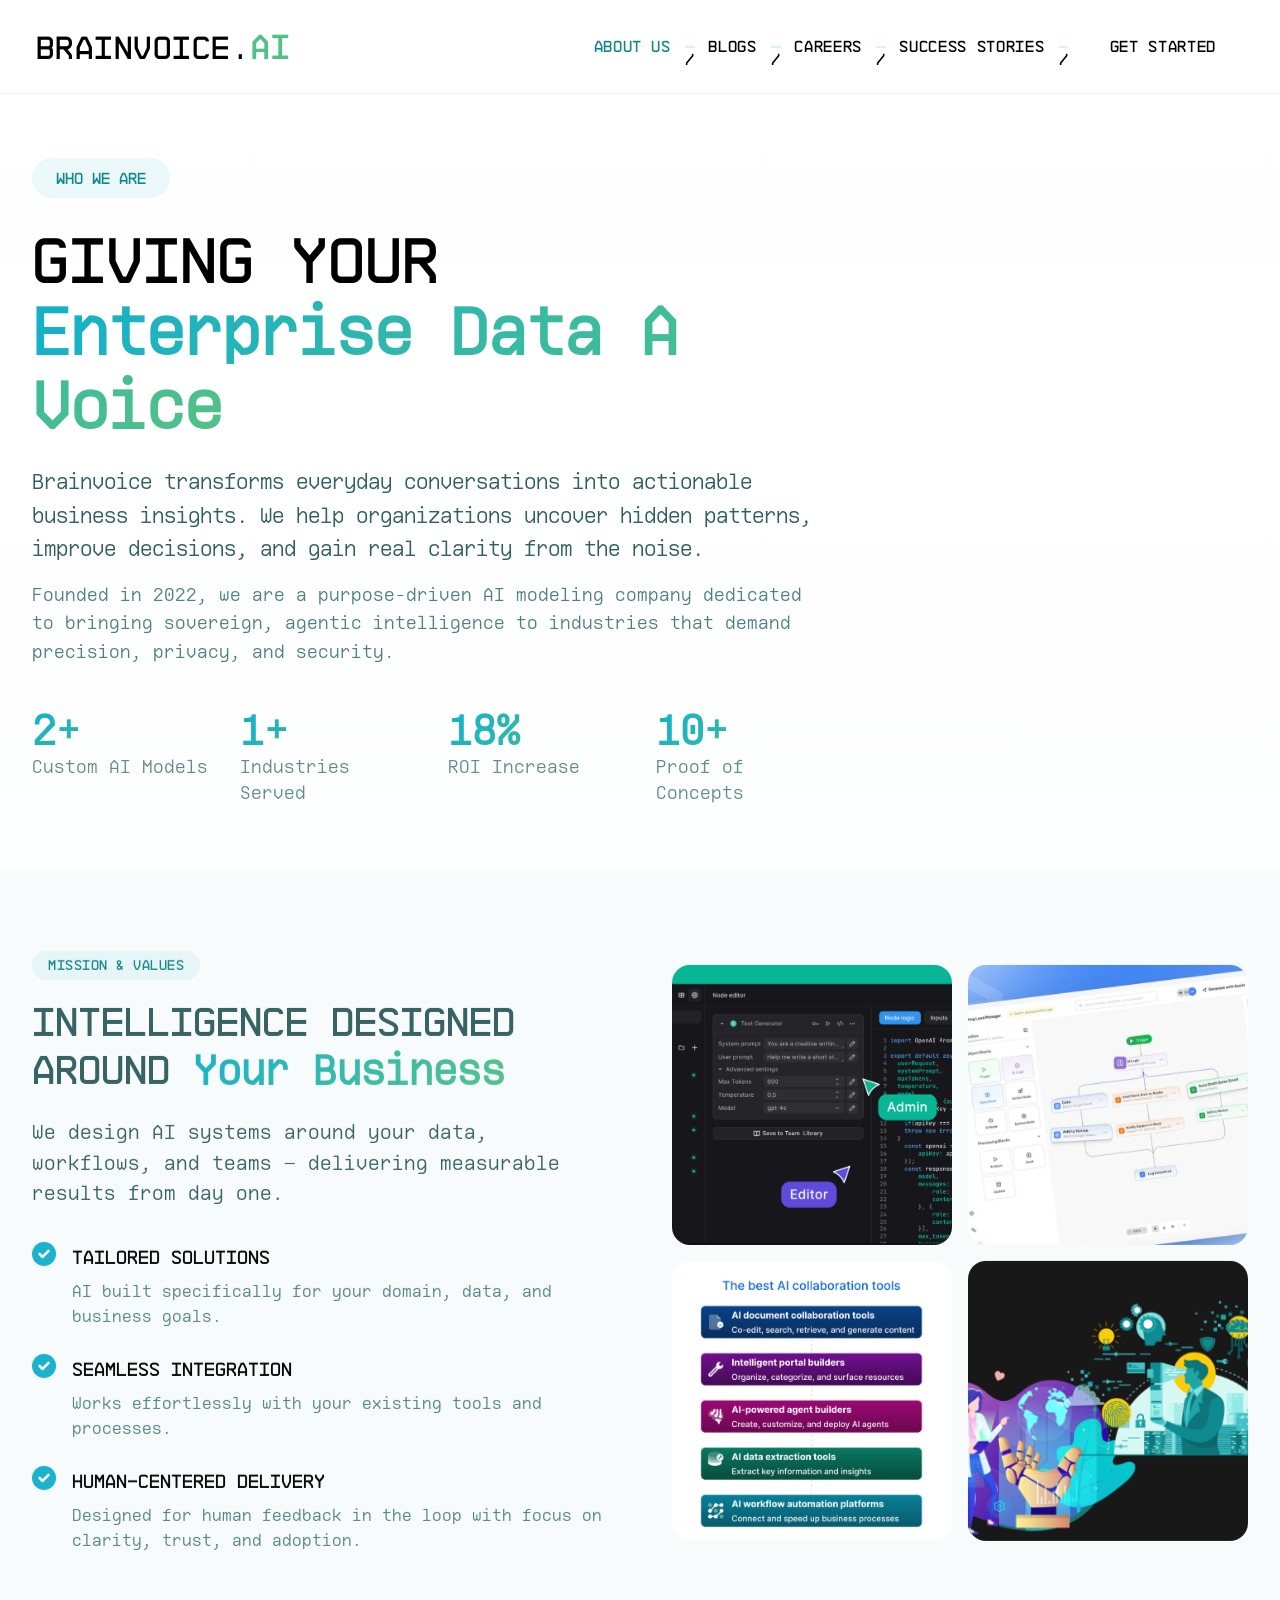
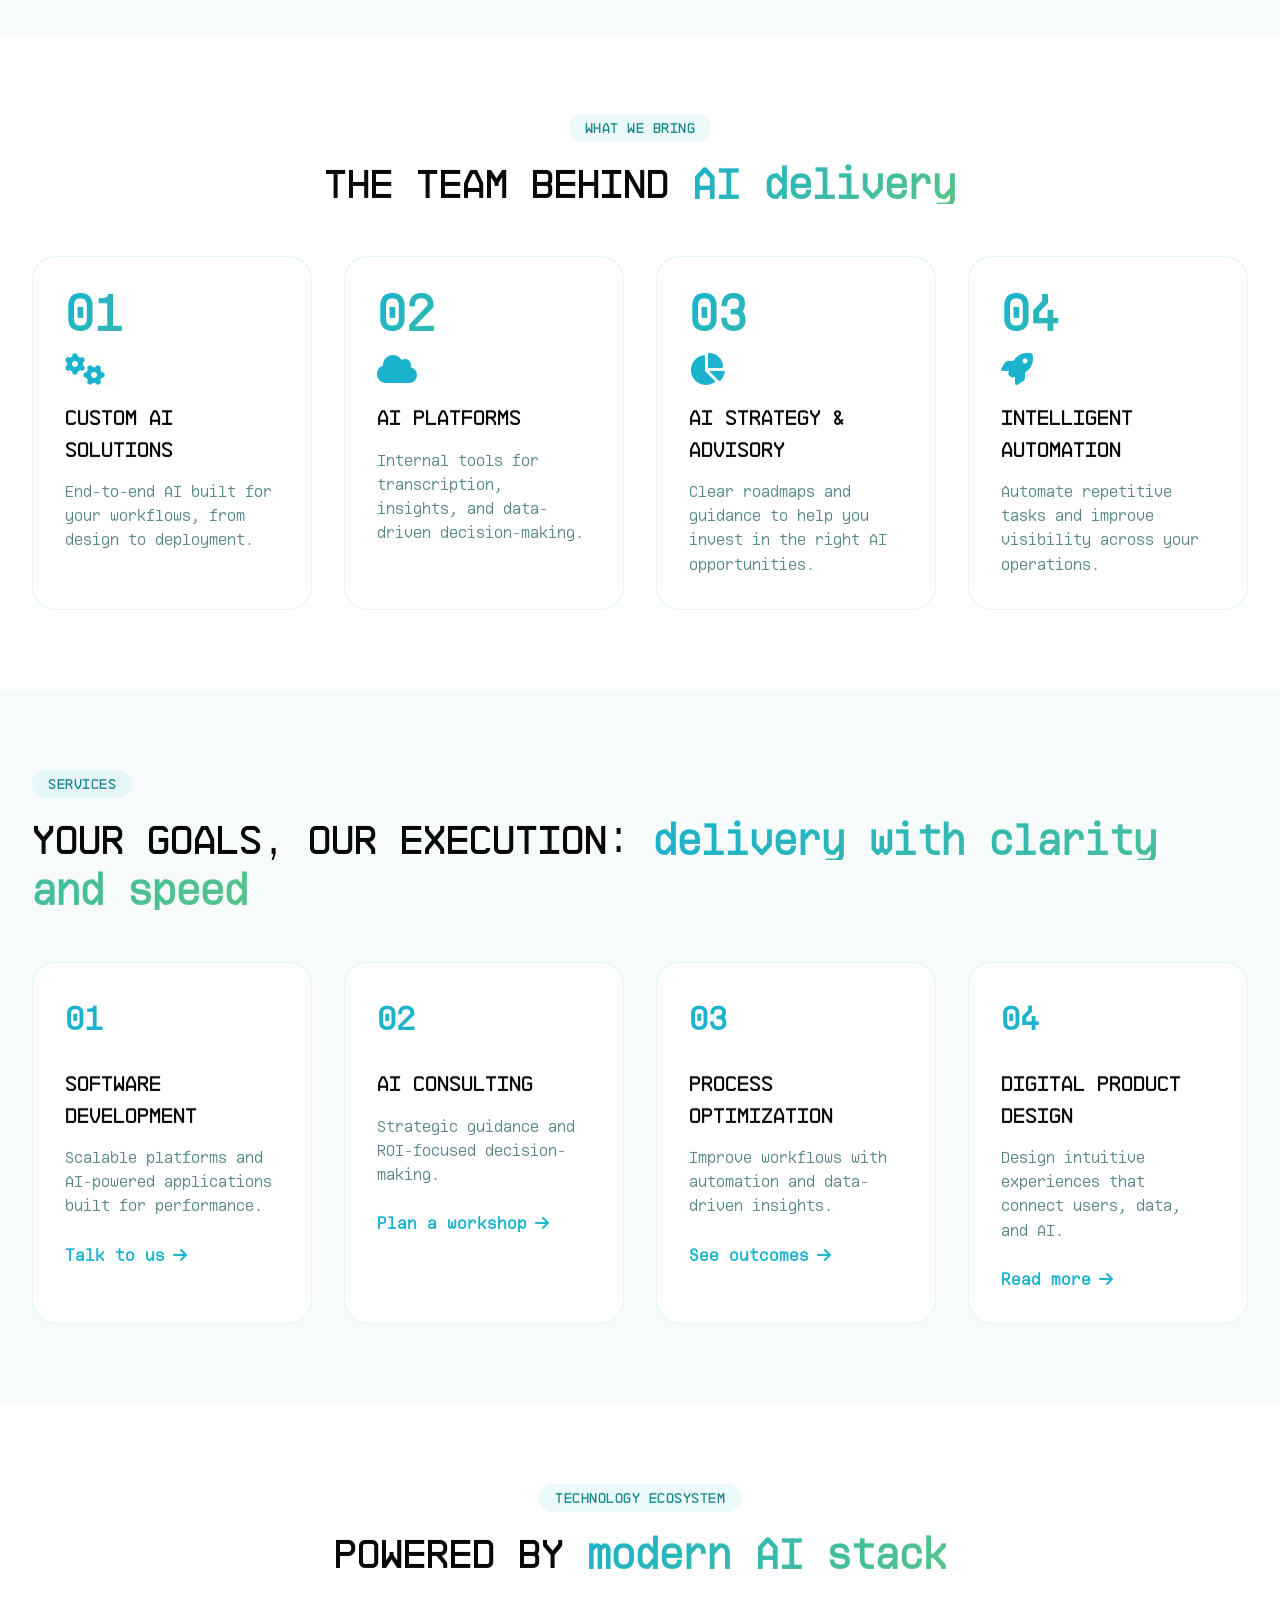
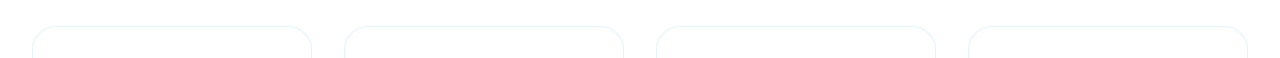
<file: BRAINVOICE - OTHER PAGES/index.html>
<!DOCTYPE html>
<html lang="en">
<head>
  <meta charset="UTF-8">
  <meta http-equiv="refresh" content="0; url=about.html">
  <meta name="viewport" content="width=device-width, initial-scale=1.0">
  <title>Redirecting</title>
</head>
<body>
  <p>Redirecting to <a href="about.html">about.html</a>...</p>
</body>
</html>
</file>
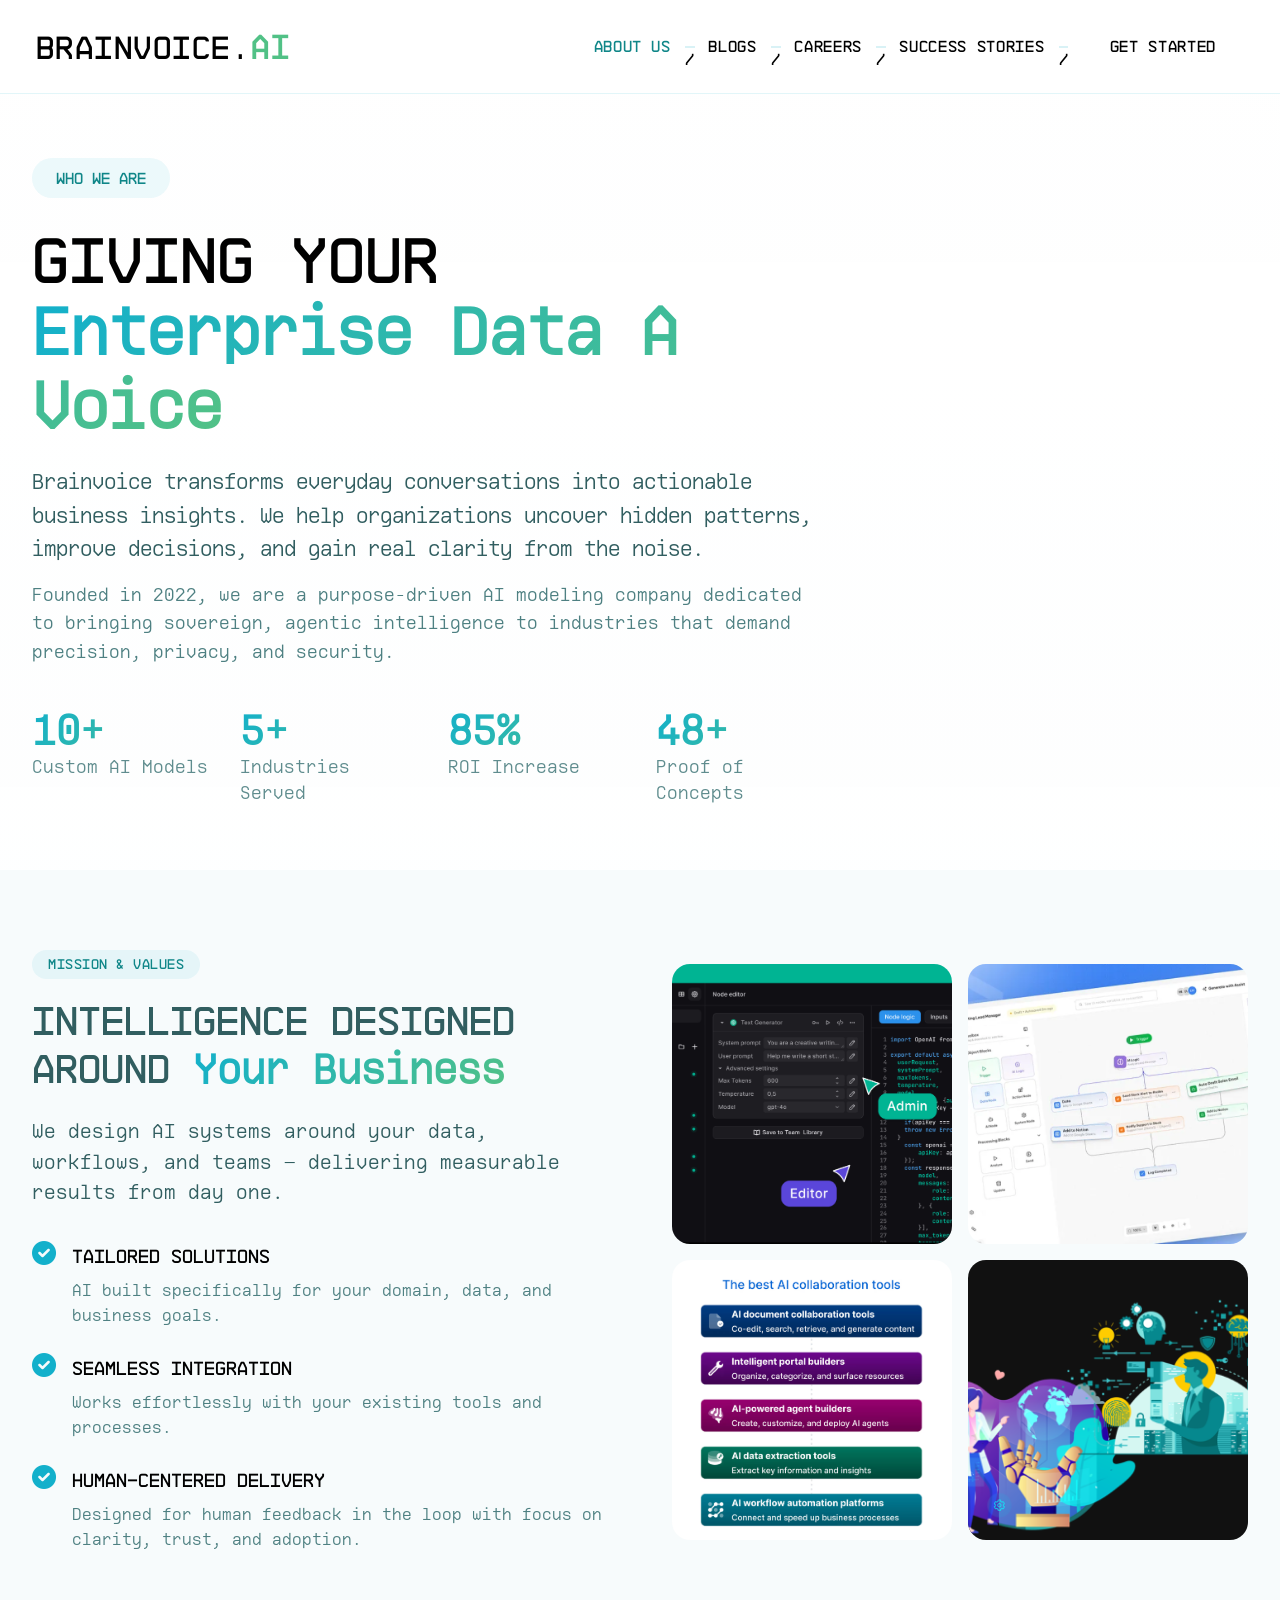
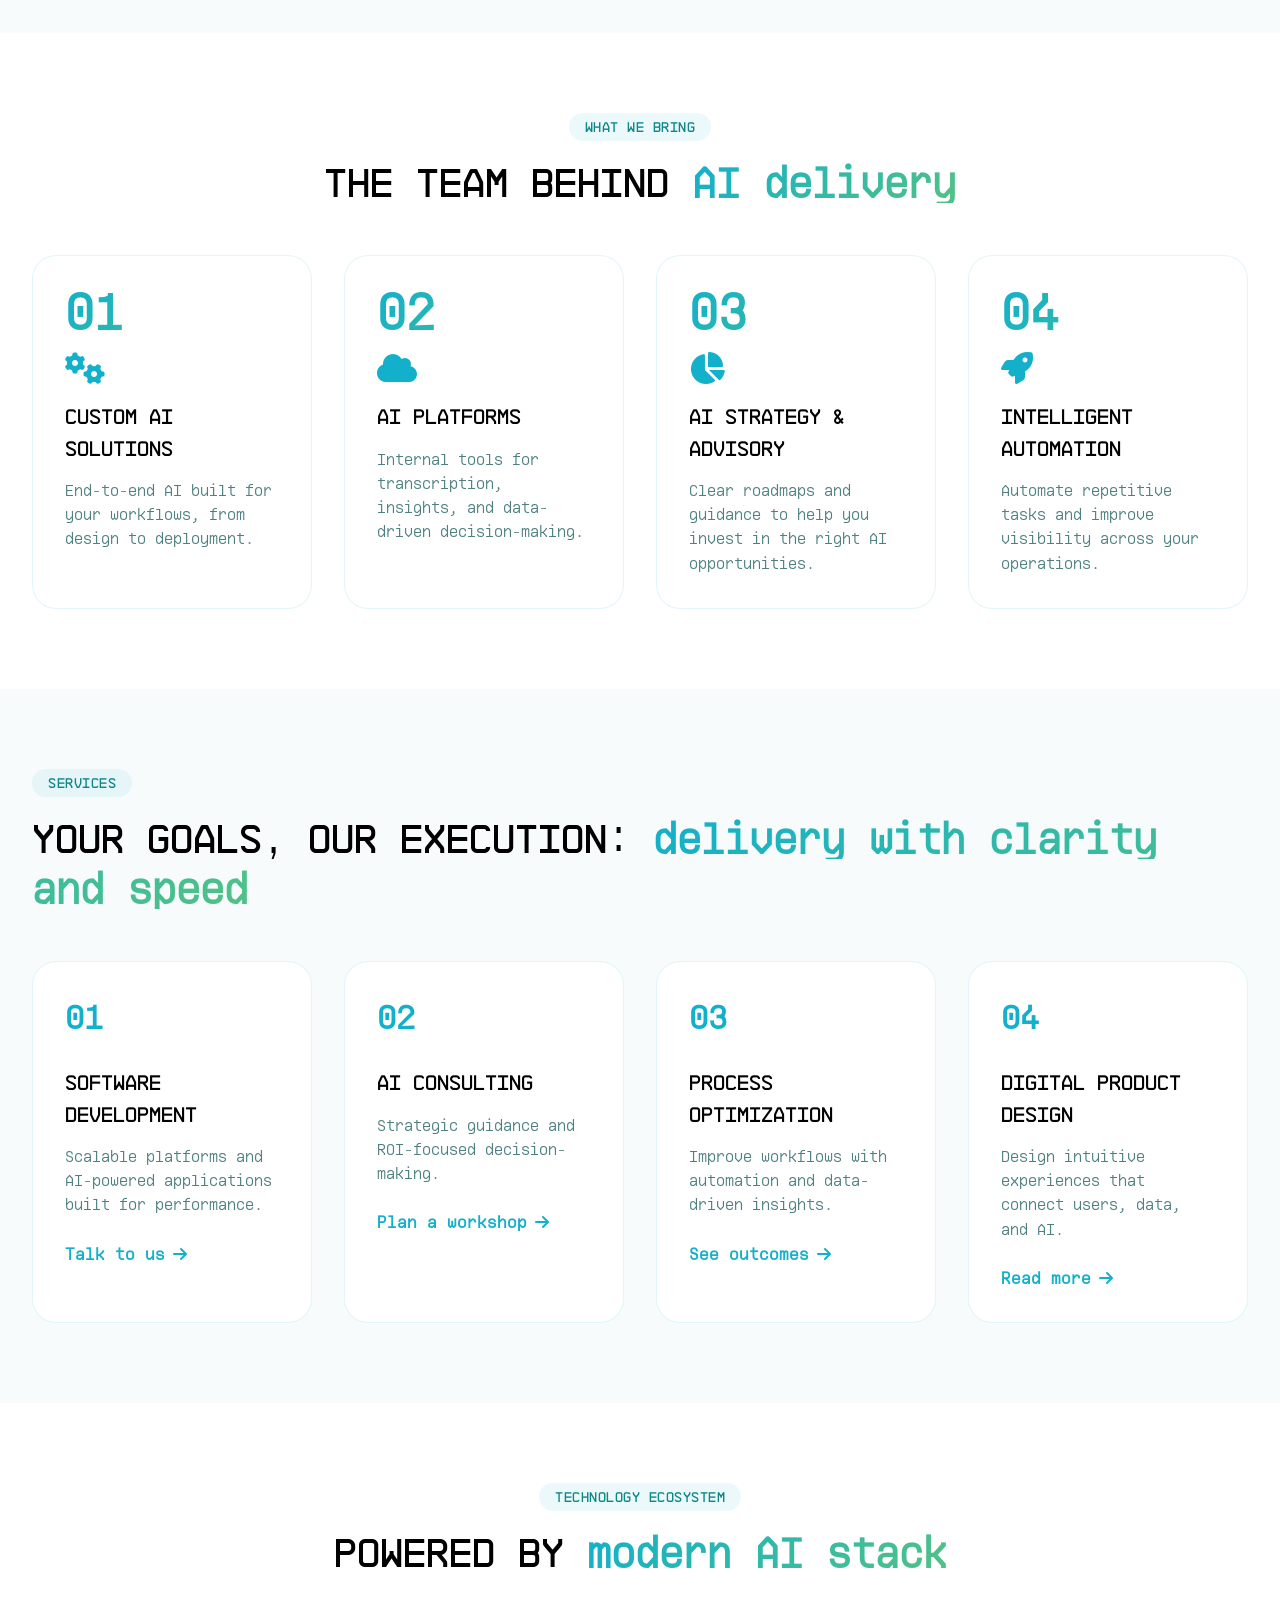
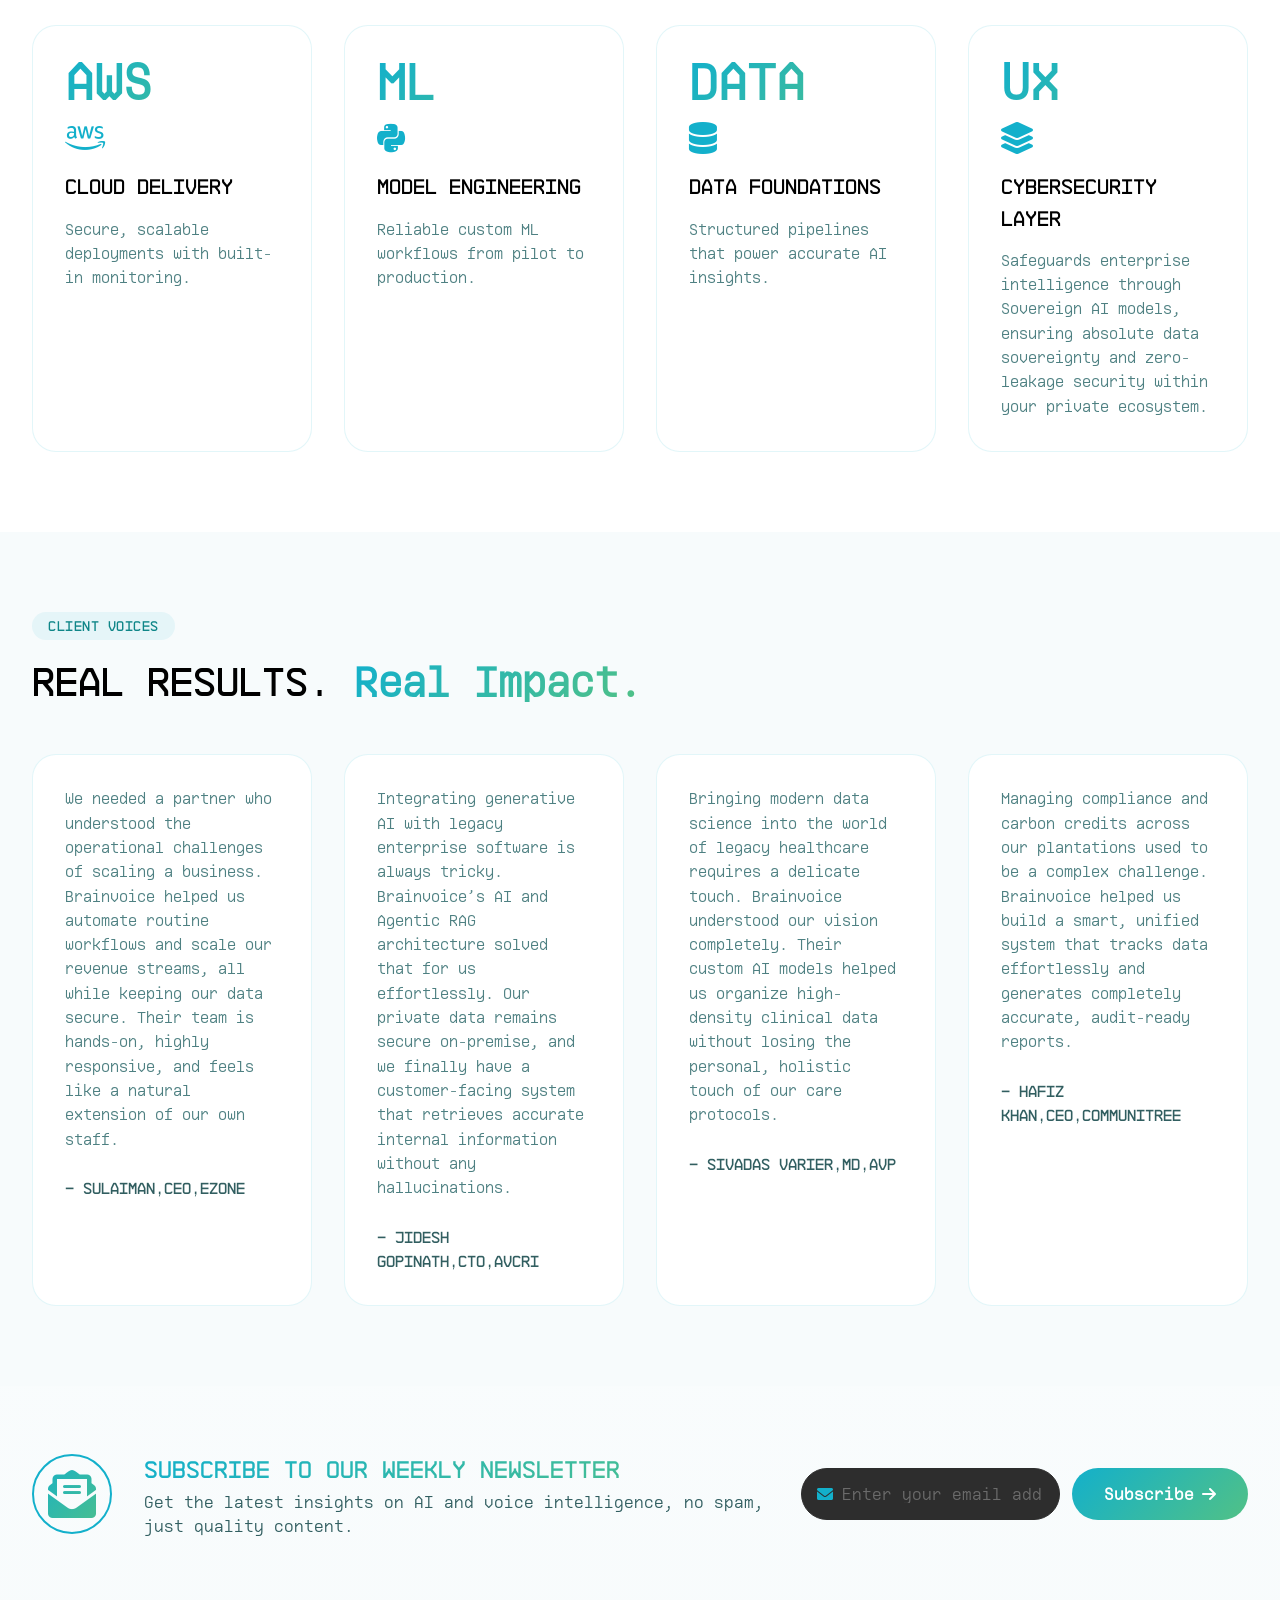
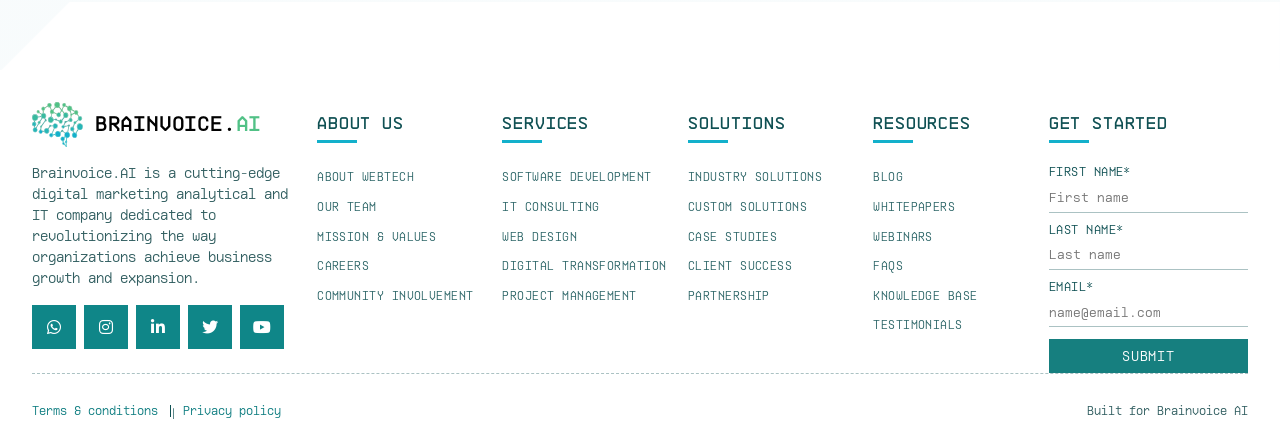
<file: BRAINVOICE - OTHER PAGES/about.html>
<!DOCTYPE html>
<html lang="en">
<head>
  <meta charset="UTF-8">
  <meta name="viewport" content="width=device-width, initial-scale=1.0">
  <title>Brainvoice - About Us</title>
  <link rel="stylesheet" href="https://cdnjs.cloudflare.com/ajax/libs/font-awesome/6.0.0/css/all.min.css">
  <link rel="stylesheet" href="css/style.css">
  <link rel="stylesheet" href="css/about.css">
</head>
<body>
  <nav class="navbar">
    <a class="logo-container" href="../index.html" aria-label="Brainvoice landing page">
      <img src="images/BrainVoice-logo.svg" alt="Brainvoice" class="logo-img">
      <span class="logo-text">BRAINVOICE.<span class="logo-ai">AI</span></span>
    </a>

    <div class="nav-links">
      <a href="about.html" class="active">About Us</a>
      <a href="blogs.html">Blogs</a>
      <a href="careers.html">Careers</a>
      <a href="success-stories.html">Success Stories</a>
      <a href="contactus.html" class="nav-cta">Get Started</a>
    </div>

    <button class="mobile-menu-btn" id="mobileMenuBtn" aria-label="Menu">
      <i class="fas fa-bars"></i>
    </button>
  </nav>

  <main>
    <section class="hero-section" id="about-webtech">
      <div class="container">
        <div class="hero-content">
          <span class="hero-badge">Who We Are</span>
          <h1>Giving Your <span class="gradient-text">Enterprise Data A Voice</span></h1>
          <p class="hero-description">Brainvoice transforms everyday conversations into actionable business insights. We help organizations uncover hidden patterns, improve decisions, and gain real clarity from the noise.</p>
          <p class="hero-subdescription">Founded in 2022, we are a purpose-driven AI modeling company dedicated to bringing sovereign, agentic intelligence to industries that demand precision, privacy, and security.

</p>

          <div class="hero-stats">
            <div class="stat-item">
              <span class="stat-number">10+</span>
              <span class="stat-label">Custom AI Models</span>
            </div>
            <div class="stat-item">
              <span class="stat-number">5+</span>
              <span class="stat-label">Industries Served</span>
            </div>
            <div class="stat-item">
              <span class="stat-number">85%</span>
              <span class="stat-label">ROI Increase</span>
            </div>
            <div class="stat-item">
              <span class="stat-number">48+</span>
              <span class="stat-label">Proof of Concepts</span>
            </div>
          </div>
        </div>
      </div>
    </section>

    <section class="mission-section" id="mission-values">
      <div class="container">
        <div class="mission-grid">
          <div class="mission-content">
            <span class="section-badge">Mission & Values</span>
            <h2>Intelligence Designed Around <span class="gradient-text">Your Business</span></h2>
            <p class="mission-text">We design AI systems around your data, workflows, and teams — delivering measurable results from day one.</p>

            <div class="mission-points">
              <div class="mission-point">
                <div class="point-icon"><i class="fas fa-check-circle"></i></div>
                <div class="point-content">
                  <h4>Tailored Solutions</h4>
                  <p>AI built specifically for your domain, data, and business goals.
</p>
                </div>
              </div>

              <div class="mission-point">
                <div class="point-icon"><i class="fas fa-check-circle"></i></div>
                <div class="point-content">
                  <h4>Seamless Integration</h4>
                  <p>Works effortlessly with your existing tools and processes.</p>
                </div>
              </div>

              <div class="mission-point">
                <div class="point-icon"><i class="fas fa-check-circle"></i></div>
                <div class="point-content">
                  <h4>Human-Centered Delivery</h4>
                  <p>Designed for human feedback in the loop with focus on clarity, trust, and adoption.
</p>
                </div>
              </div>
            </div>
          </div>

          <div class="mission-image">
  <div class="image-grid">
    <div class="grid-item">
      <img src="images/aboutus/1.png" alt="About Us Image 1">
    </div>
    <div class="grid-item">
      <img src="images/aboutus/2.png" alt="About Us Image 2">
    </div>
    <div class="grid-item">
      <img src="images/aboutus/3.png" alt="About Us Image 3">
    </div>
    <div class="grid-item">
      <img src="images/aboutus/4.png" alt="About Us Image 4">
    </div>
  </div>
</div>
        </div>
      </div>
    </section>

    <section class="strategy-section" id="our-team">
      <div class="container">
        <div class="section-header centered">
          <span class="section-badge">What We Bring</span>
          <h2>The team behind <span class="gradient-text">AI delivery</span></h2>
        </div>

        <div class="strategy-grid">
          <div class="strategy-card">
            <div class="card-number">01</div>
            <i class="fas fa-cogs card-icon"></i>
            <h3>Custom AI Solutions</h3>
            <p>End-to-end AI built for your workflows, from design to deployment.
</p>
          </div>

          <div class="strategy-card">
            <div class="card-number">02</div>
            <i class="fas fa-cloud card-icon"></i>
            <h3>AI Platforms</h3>
            <p>Internal tools for transcription, insights, and data-driven decision-making.
</p>
          </div>

          <div class="strategy-card">
            <div class="card-number">03</div>
            <i class="fas fa-chart-pie card-icon"></i>
            <h3>AI Strategy & Advisory</h3>
            <p>Clear roadmaps and guidance to help you invest in the right AI opportunities.
</p>
          </div>

          <div class="strategy-card">
            <div class="card-number">04</div>
            <i class="fas fa-rocket card-icon"></i>
            <h3>Intelligent Automation
</h3>
            <p>Automate repetitive tasks and improve visibility across your operations.
</p>
          </div>
        </div>
      </div>
    </section>

    <section class="services-section" id="services-overview">
      <div class="container">
        <div class="section-header">
          <span class="section-badge">Services</span>
          <h2>Your goals, our execution: <span class="gradient-text">delivery with clarity and speed</span></h2>
        </div>

        <div class="services-grid">
          <div class="service-card">
            <div class="service-number">01</div>
            <h3>Software Development</h3>
            <p>Scalable platforms and AI-powered applications built for performance.
</p>
            <a href="contactus.html" class="service-link">Talk to us <i class="fas fa-arrow-right"></i></a>
          </div>

          <div class="service-card">
            <div class="service-number">02</div>
            <h3>AI Consulting</h3>
            <p>Strategic guidance and ROI-focused decision-making.
</p>
            <a href="contactus.html" class="service-link">Plan a workshop <i class="fas fa-arrow-right"></i></a>
          </div>

          <div class="service-card">
            <div class="service-number">03</div>
            <h3>Process Optimization</h3>
            <p>Improve workflows with automation and data-driven insights.
</p>
            <a href="success-stories.html" class="service-link">See outcomes <i class="fas fa-arrow-right"></i></a>
          </div>

          <div class="service-card">
            <div class="service-number">04</div>
            <h3>Digital Product Design</h3>
            <p>Design intuitive experiences that connect users, data, and AI.</p>
            <a href="blogs.html" class="service-link">Read more <i class="fas fa-arrow-right"></i></a>
          </div>
        </div>
      </div>
    </section>

    <section class="strategy-section" id="community">
      <div class="container">
        <div class="section-header centered">
          <span class="section-badge">Technology Ecosystem</span>
          <h2>Powered by <span class="gradient-text">modern AI stack</span></h2>
        </div>

        <div class="strategy-grid">
          <div class="strategy-card">
            <div class="card-number">AWS</div>
            <i class="fab fa-aws card-icon"></i>
            <h3>Cloud Delivery</h3>
            <p>Secure, scalable deployments with built-in monitoring.</p>
          </div>

          <div class="strategy-card">
            <div class="card-number">ML</div>
            <i class="fab fa-python card-icon"></i>
            <h3>Model Engineering</h3>
            <p> Reliable custom ML workflows from pilot to production.</p>
          </div>

          <div class="strategy-card">
            <div class="card-number">DATA</div>
            <i class="fas fa-database card-icon"></i>
            <h3>Data Foundations</h3>
            <p> Structured pipelines that power accurate AI insights.
</p>
          </div>

          <div class="strategy-card">
            <div class="card-number">UX</div>
            <i class="fas fa-layer-group card-icon"></i>
            <h3>Cybersecurity Layer </h3>
            <p>Safeguards enterprise intelligence through Sovereign AI models, ensuring absolute data sovereignty and zero-leakage security within your private ecosystem.</p>
          </div>
        </div>
      </div>
    </section>

    <section class="services-section">
      <div class="container">
        <div class="section-header">
          <span class="section-badge">Client Voices</span>
          <h2>Real Results.
<span class="gradient-text"> Real Impact.</span></h2>
        </div>

        <div class="services-grid">
          <div class="service-card">
            
            <p>We needed a partner who understood the operational challenges of scaling a business. Brainvoice helped us automate routine workflows and scale our revenue streams, all while keeping our data secure. Their team is hands-on, highly responsive, and feels like a natural extension of our own staff.</p>
            <h4>- Sulaiman,CEO,Ezone</h4>
          </div>
          <div class="service-card"><p>Integrating generative AI with legacy enterprise software is always tricky. Brainvoice’s AI and Agentic RAG architecture solved that for us effortlessly. Our private data remains secure on-premise, and we finally have a customer-facing system that retrieves accurate internal information without any hallucinations.
</p>
            <h4>- Jidesh Gopinath,CTO,AVCRI
</h4>
          </div>
          <div class="service-card">
            <p>Bringing modern data science into the world of legacy healthcare requires a delicate touch. Brainvoice understood our vision completely. Their custom AI models helped us organize high-density clinical data without losing the personal, holistic touch of our care protocols. 
</p>
            <h4>- Sivadas Varier,MD,AVP</h4>
          </div>
          <div class="service-card">
            <p>Managing compliance and carbon credits across our plantations used to be a complex challenge. Brainvoice helped us build a smart, unified system that tracks data effortlessly and generates completely accurate, audit-ready reports.  </p>
            <h4>- Hafiz Khan,CEO,Communitree
</h4>
          </div>
        </div>
      </div>
    </section>

    <section class="newsletter-section">
      <div class="container">
        <div class="newsletter-content">
          <div class="newsletter-icon">
            <i class="fas fa-envelope-open-text"></i>
          </div>
          <div class="newsletter-text">
            <h3>Subscribe to our weekly newsletter</h3>
            <p>Get the latest insights on AI and voice intelligence, no spam, just quality content.</p>
          </div>
          <div class="newsletter-form">
            <div class="input-wrapper">
              <i class="fas fa-envelope input-icon"></i>
              <input type="email" id="newsletterEmail" placeholder="Enter your email address">
            </div>
            <button id="subscribeBtn" class="subscribe-btn">
              Subscribe <i class="fas fa-arrow-right"></i>
            </button>
          </div>
        </div>
      </div>
    </section>
  </main>

  <div id="site-footer-mount"></div>
	<script src="../includes/load-site-footer.js" defer></script>

  <script src="js/script.js"></script>
  <script src="js/about.js"></script>
</body>
</html>
</file>
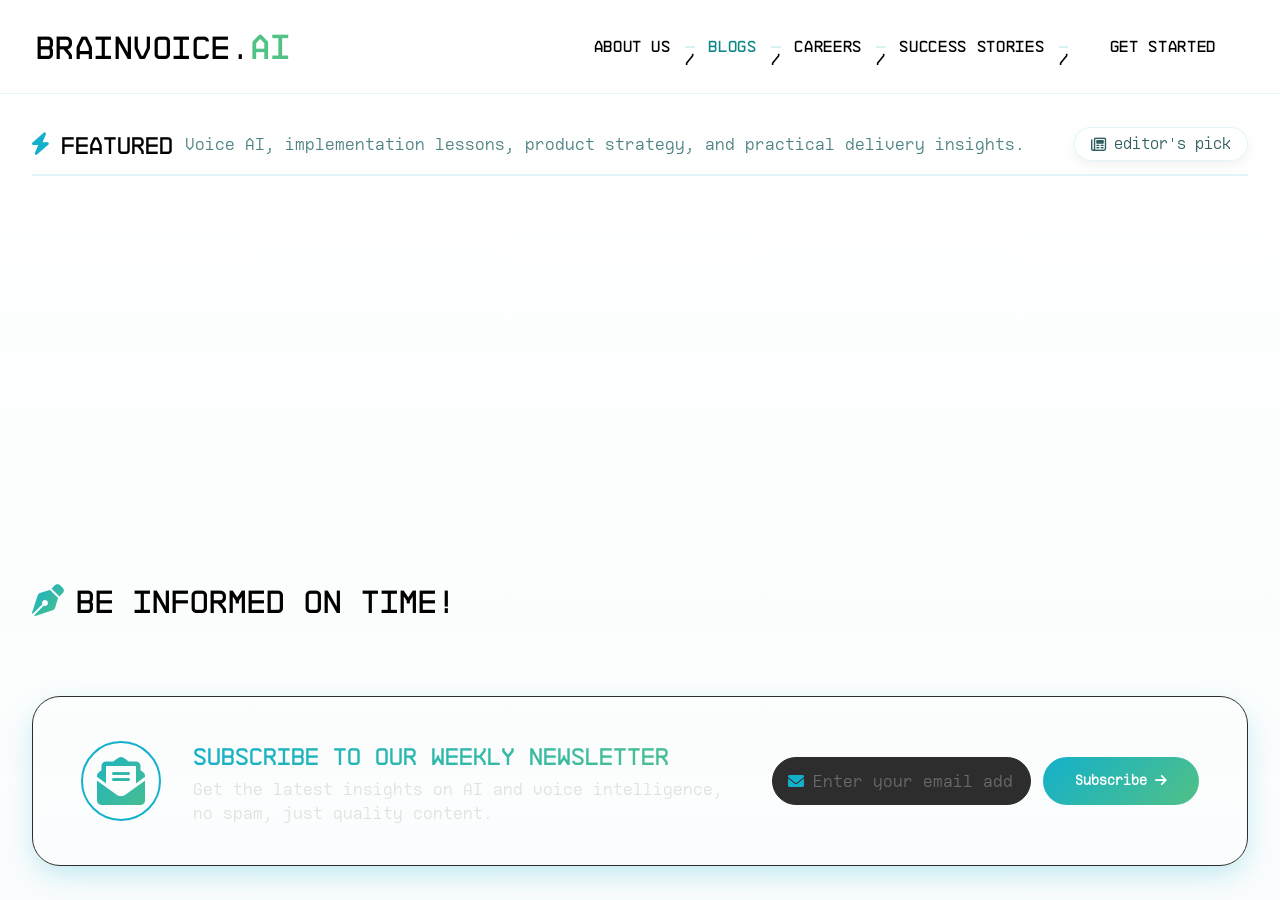
<file: BRAINVOICE - OTHER PAGES/blog.html>
<!DOCTYPE html>
<html lang="en">
<head>
  <meta charset="UTF-8">
  <meta http-equiv="refresh" content="0; url=blogs.html">
  <meta name="viewport" content="width=device-width, initial-scale=1.0">
  <title>Redirecting</title>
</head>
<body>
  <p>Redirecting to <a href="blogs.html">blogs.html</a>...</p>
</body>
</html>
</file>
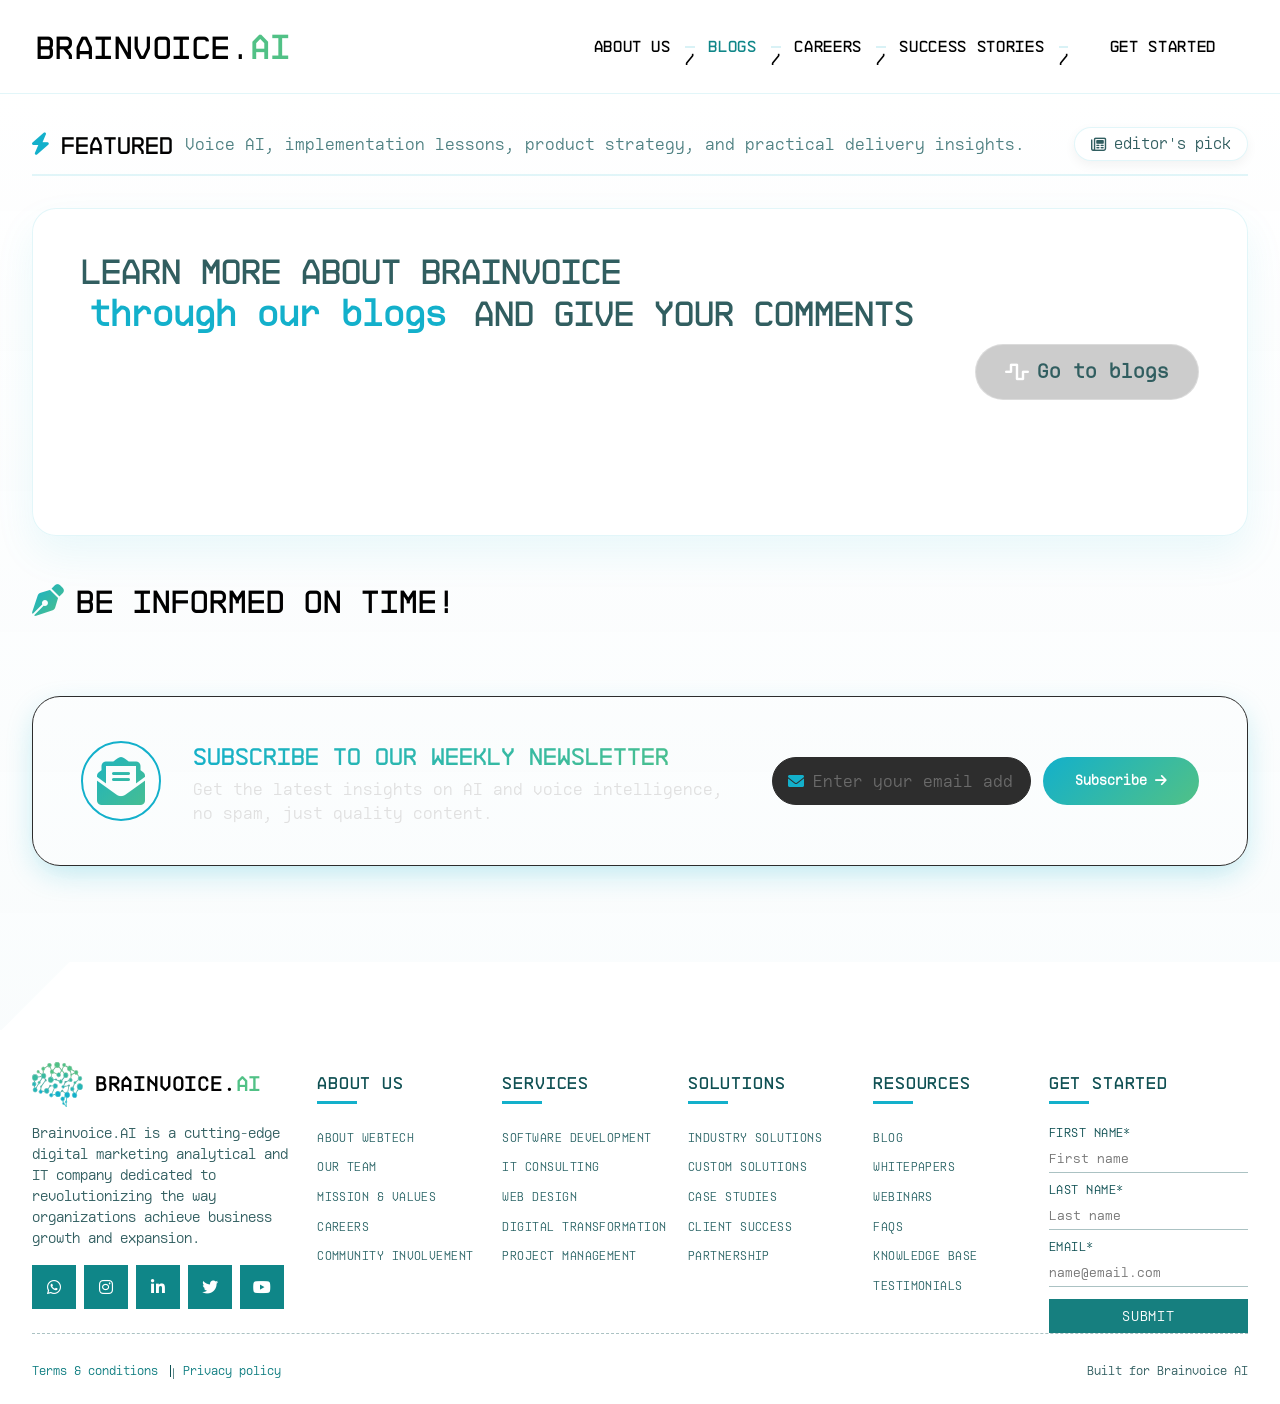
<file: BRAINVOICE - OTHER PAGES/blogs.html>
<!DOCTYPE html>
<html lang="en">

<head>
  <meta charset="UTF-8">
  <meta name="viewport" content="width=device-width, initial-scale=1.0">
  <title>Brainvoice - Blogs & Insights</title>
  <link rel="stylesheet" href="https://cdnjs.cloudflare.com/ajax/libs/font-awesome/6.0.0/css/all.min.css">
  <link rel="stylesheet" href="css/blog.css">
</head>

<body>
  <nav class="navbar">
    <a class="logo-container" href="../index.html" aria-label="Brainvoice landing page">
      <img src="images/BrainVoice-logo.svg" alt="Brainvoice" class="logo-img">
      <span class="logo-text">BRAINVOICE.<span class="logo-ai">AI</span></span>
    </a>

    <div class="nav-links">
      <a href="about.html">About Us</a>
      <a href="blogs.html" class="active">Blogs</a>
      <a href="careers.html">Careers</a>
      <a href="success-stories.html">Success Stories</a>
      <a href="contactus.html" class="nav-cta">Get Started</a>
    </div>

    <button class="mobile-menu-btn" id="mobileMenuBtn" aria-label="Menu">
      <i class="fas fa-bars"></i>
    </button>
  </nav>

  <main class="container">
    <div class="featured-ribbon">
      <h2>
        <i class="fas fa-bolt"></i>
        FEATURED
        <span class="featured-subtitle">Voice AI, implementation lessons, product strategy, and practical delivery
          insights.</span>
      </h2>
      <div class="lorem-mini">
        <i class="far fa-newspaper"></i> editor's pick
      </div>
    </div>

    <article class="featured-card" onclick="window.open('post.html?id=1', '_blank')">
      <div class="featured-text">
        <h3>Learn more about BrainVoice <span class="highlight">through our blogs</span> and give your comments</h3>
        <p class="crypto-desc">Explore where transcription, QA, search, and workflow automation fit together to create a
          more usable operational picture.</p>
        <span class="featured-link">Read full analysis <i class="fas fa-arrow-right"></i></span>
      </div>
      <div class="featured-badge">
        <i class="fas fa-wave-square"></i> Go to blogs
      </div>
    </article>

    <div class="section-header">
      <i class="fas fa-pen-nib"></i>
      <h2 class="section-title">Be Informed On Time!</h2>
    </div>

    <div class="blog-grid" id="blogGrid"></div>

    <section class="newsletter-section">
      <div class="newsletter-content">
        <div class="newsletter-icon">
          <i class="fas fa-envelope-open-text"></i>
        </div>
        <div class="newsletter-text">
          <h3>Subscribe to our weekly newsletter</h3>
          <p>Get the latest insights on AI and voice intelligence, no spam, just quality content.</p>
        </div>
        <div class="newsletter-form">
          <div class="input-wrapper">
            <i class="fas fa-envelope input-icon"></i>
            <input type="email" id="newsletterEmail" placeholder="Enter your email address">
          </div>
          <button id="subscribeBtn" class="subscribe-btn">
            Subscribe <i class="fas fa-arrow-right"></i>
          </button>
        </div>
      </div>
    </section>

  </main>

  <div id="site-footer-mount"></div>
  <script src="../includes/load-site-footer.js" defer></script>

  <script src="js/script.js"></script>
  <script src="js/blog.js"></script>
</body>

</html>
</file>
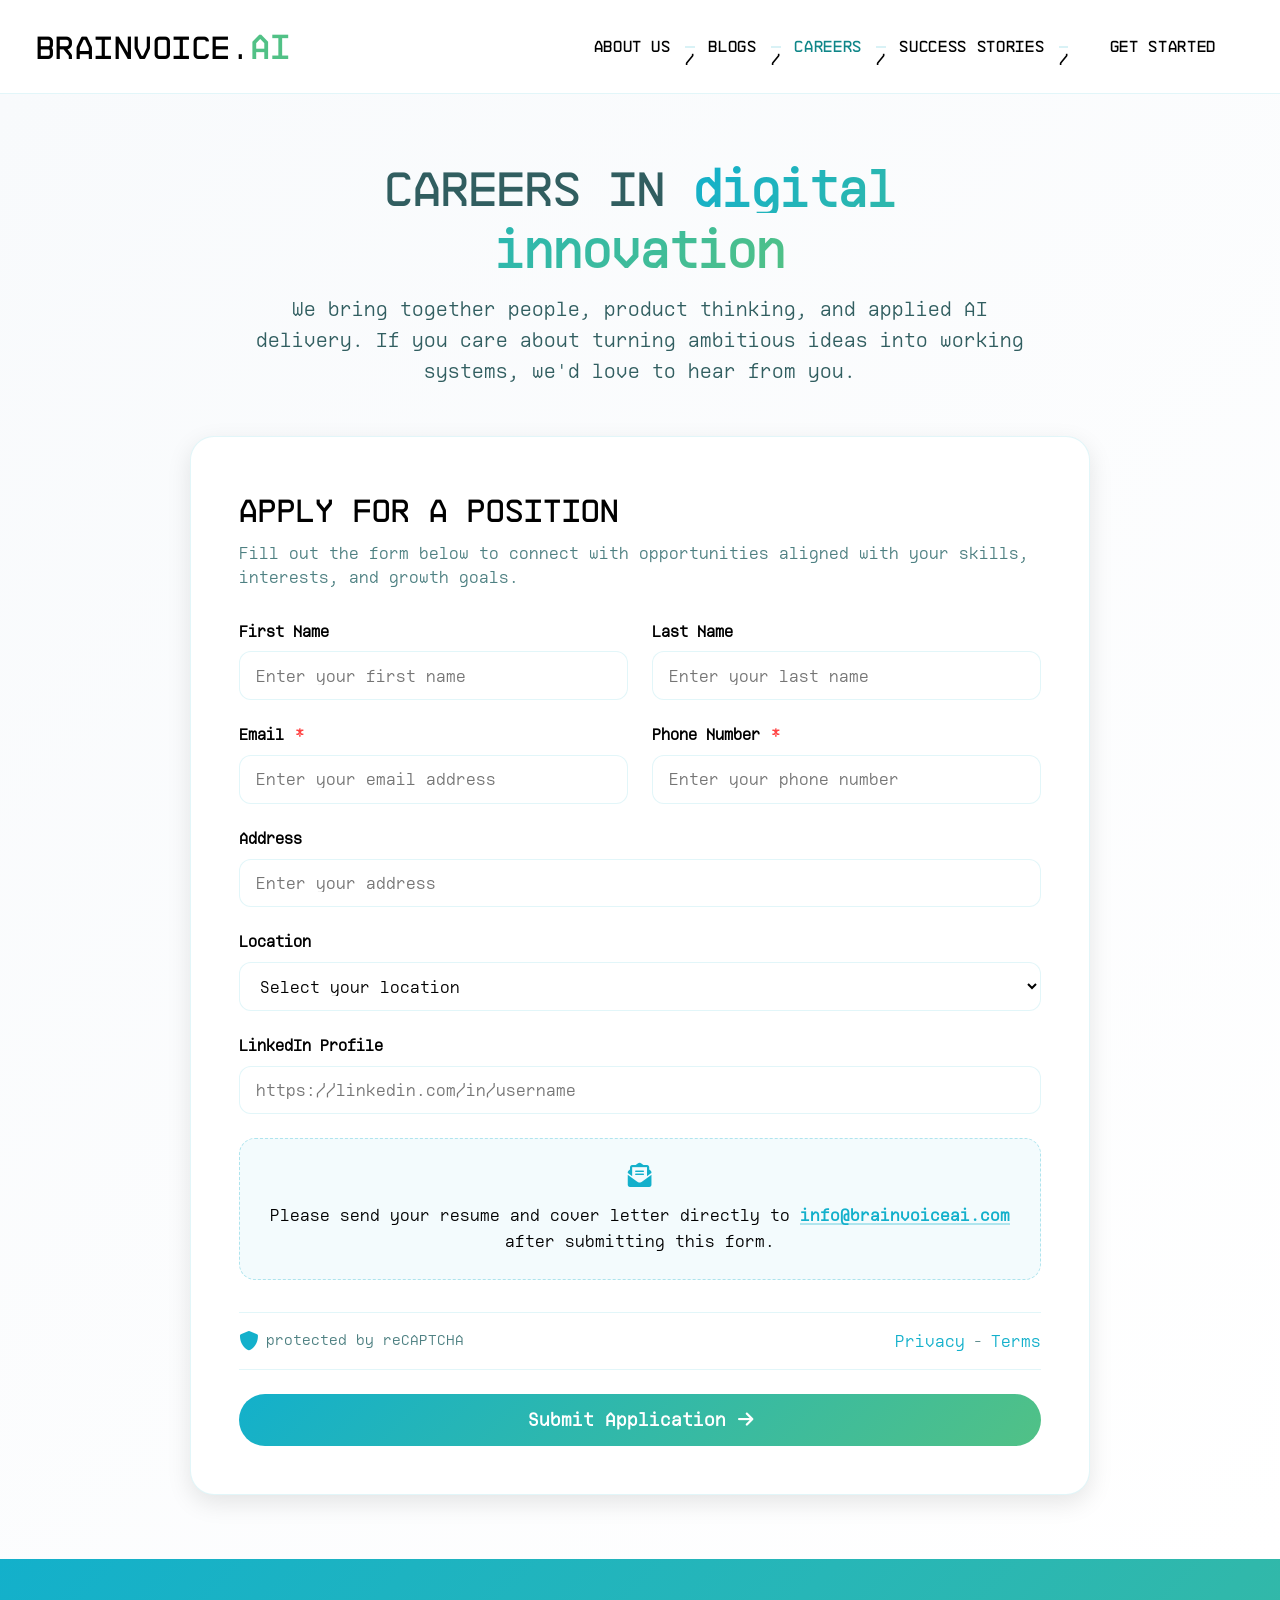
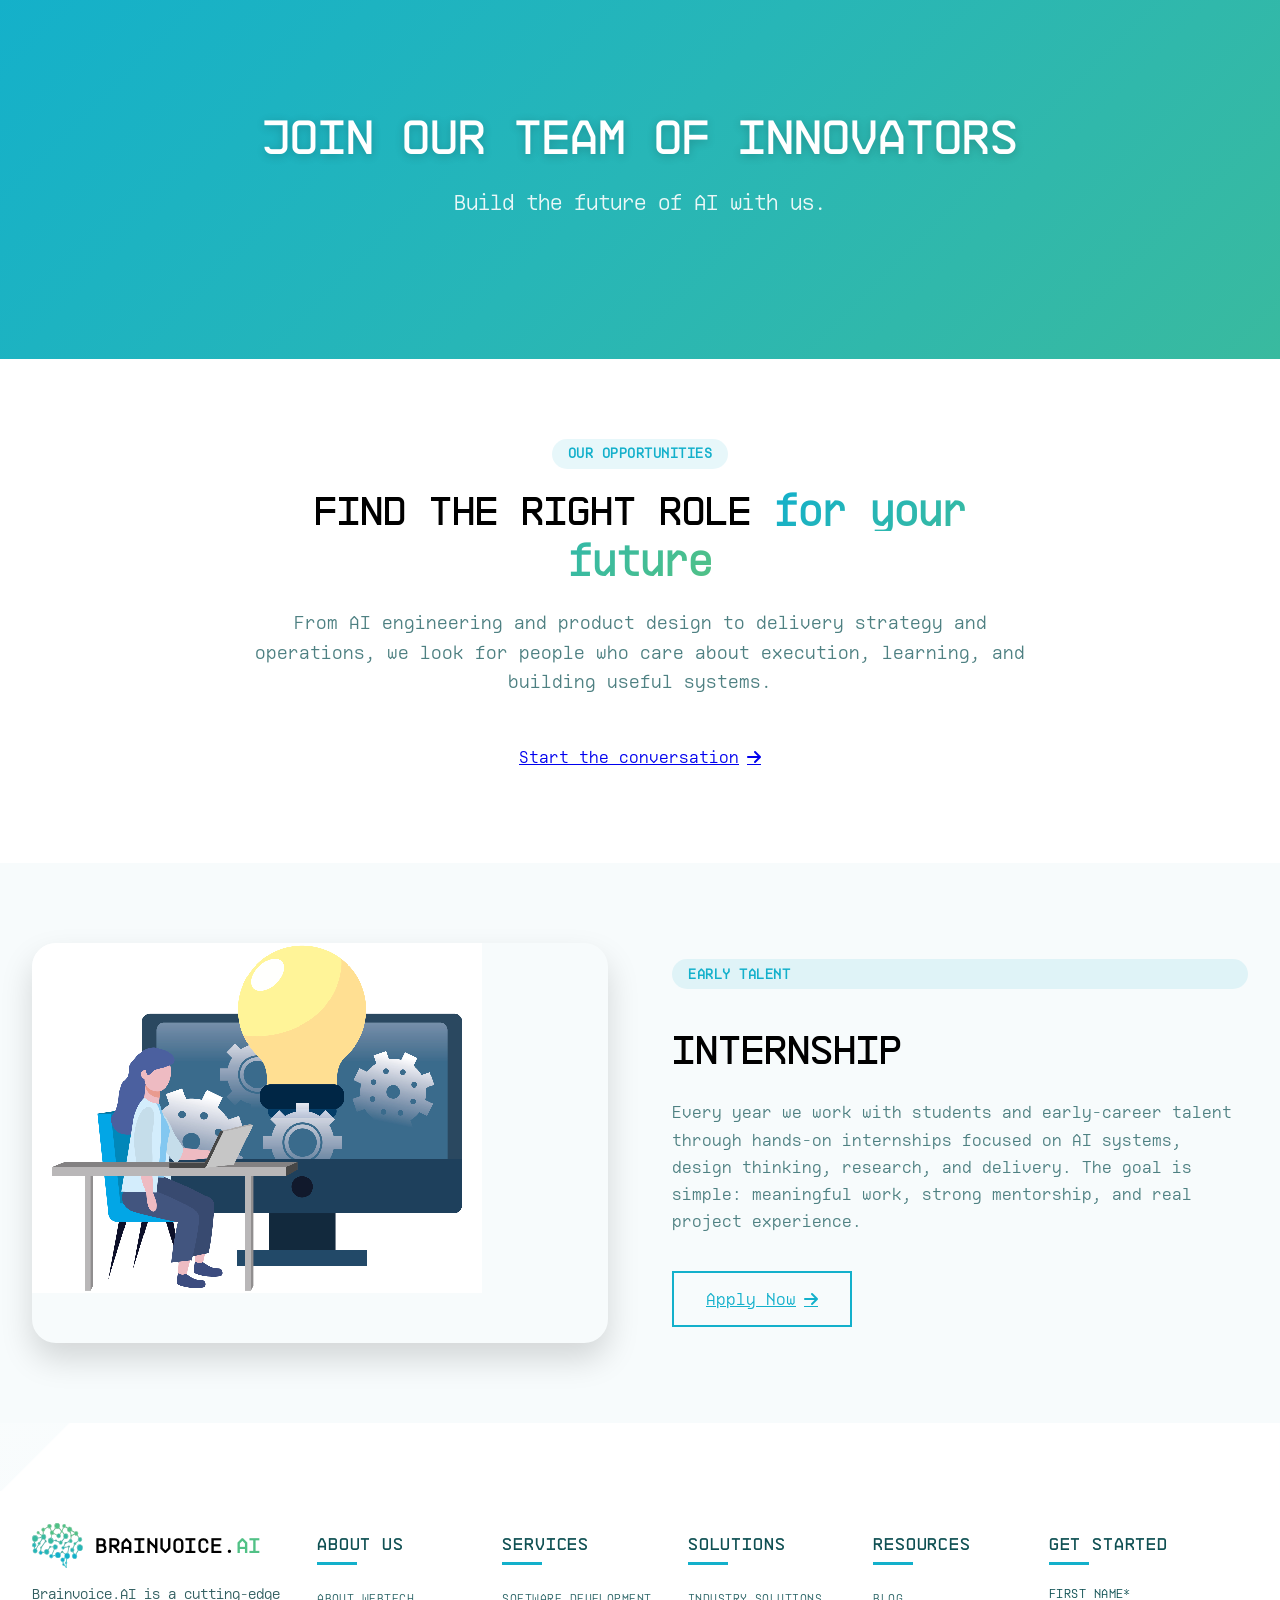
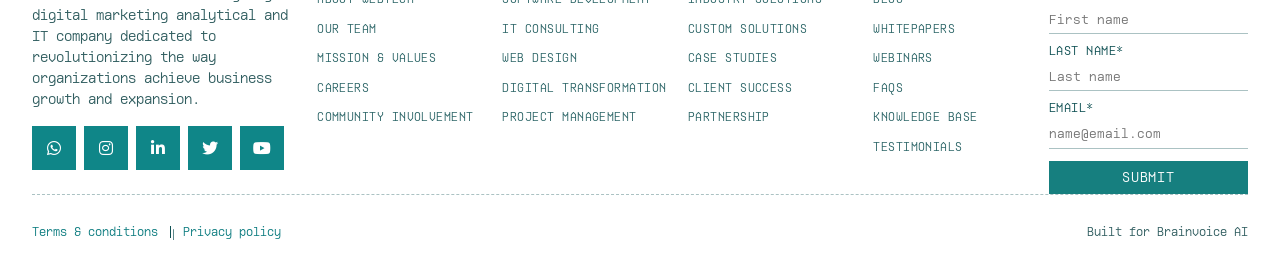
<file: BRAINVOICE - OTHER PAGES/careers.html>
<!DOCTYPE html>
<html lang="en">
<head>
  <meta charset="UTF-8">
  <meta name="viewport" content="width=device-width, initial-scale=1.0">
  <title>Brainvoice - Careers</title>
  <link rel="stylesheet" href="https://cdnjs.cloudflare.com/ajax/libs/font-awesome/6.0.0/css/all.min.css">
  <link rel="stylesheet" href="css/style.css">
  <link rel="stylesheet" href="css/career.css">
</head>
<body>
  <nav class="navbar">
    <a class="logo-container" href="../index.html" aria-label="Brainvoice landing page">
      <img src="images/BrainVoice-logo.svg" alt="Brainvoice" class="logo-img">
      <span class="logo-text">BRAINVOICE.<span class="logo-ai">AI</span></span>
    </a>

    <div class="nav-links">
      <a href="about.html">About Us</a>
      <a href="blogs.html">Blogs</a>
      <a href="careers.html" class="active">Careers</a>
      <a href="success-stories.html">Success Stories</a>
      <a href="contactus.html" class="nav-cta">Get Started</a>
    </div>

    <button class="mobile-menu-btn" id="mobileMenuBtn" aria-label="Menu">
      <i class="fas fa-bars"></i>
    </button>
  </nav>

  <main>
    <section class="careers-section">
      <div class="container">
        <div class="careers-intro">
          <h1>Careers in <span class="gradient-text">digital innovation</span></h1>
          <p class="intro-description">We bring together people, product thinking, and applied AI delivery. If you care about turning ambitious ideas into working systems, we'd love to hear from you.</p>
        </div>

        <div class="application-form-container">
          <h2>Apply for a position</h2>
          <p class="form-intro">Fill out the form below to connect with opportunities aligned with your skills, interests, and growth goals.</p>

          <form id="careerForm" class="career-form">
            <div class="form-row two-columns">
              <div class="form-group">
                <label for="firstName">First Name</label>
                <input type="text" id="firstName" name="firstName" placeholder="Enter your first name">
              </div>
              <div class="form-group">
                <label for="lastName">Last Name</label>
                <input type="text" id="lastName" name="lastName" placeholder="Enter your last name">
              </div>
            </div>

            <div class="form-row two-columns">
              <div class="form-group">
                <label for="email">Email <span class="required">*</span></label>
                <input type="email" id="email" name="email" placeholder="Enter your email address" required>
              </div>
              <div class="form-group">
                <label for="phone">Phone Number <span class="required">*</span></label>
                <input type="tel" id="phone" name="phone" placeholder="Enter your phone number" required>
              </div>
            </div>

            <div class="form-row full-width">
              <div class="form-group">
                <label for="address">Address</label>
                <input type="text" id="address" name="address" placeholder="Enter your address">
              </div>
            </div>

            <div class="form-row full-width">
              <div class="form-group">
                <label for="location">Location</label>
                <select id="location" name="location">
                  <option value="">Select your location</option>
                  <option value="india">India</option>
                  <option value="singapore">Singapore</option>
                  <option value="uk">United Kingdom</option>
                  <option value="usa">United States</option>
                  <option value="uae">UAE</option>
                </select>
              </div>
            </div>

            <div class="form-row full-width">
              <div class="form-group">
                <label for="linkedin">LinkedIn Profile</label>
                <input type="url" id="linkedin" name="linkedin" placeholder="https://linkedin.com/in/username">
              </div>
            </div>

            <div class="form-row full-width">
              <div class="form-group resume-email-info" style="background: rgba(19, 176, 203, 0.05); border: 1px dashed rgba(19, 176, 203, 0.3); border-radius: 16px; padding: 1.5rem; text-align: center; margin-bottom: 0.5rem;">
                <i class="fas fa-envelope-open-text" style="color: var(--color-6); font-size: 1.5rem; margin-bottom: 0.5rem;"></i>
                <p style="margin: 0; font-size: 1rem; color: var(--text-dark); line-height: 1.6; font-weight: 500;">
                  Please send your resume and cover letter directly to 
                  <a href="mailto:info@brainvoiceai.com" style="color: var(--color-6); text-decoration: none; font-weight: 700; border-bottom: 2px solid rgba(19, 176, 203, 0.3); transition: all 0.2s;">info@brainvoiceai.com</a> 
                  after submitting this form.
                </p>
              </div>
            </div>

            <div class="form-row full-width">
              <div class="captcha-container">
                <div class="recaptcha-box">
                  <i class="fas fa-shield-alt"></i>
                  <span>protected by reCAPTCHA</span>
                </div>
                <div class="privacy-links">
                  <a href="#">Privacy</a>
                  <span>-</span>
                  <a href="#">Terms</a>
                </div>
              </div>
            </div>

            <div class="form-row full-width">
              <button type="submit" class="submit-btn">Submit Application <i class="fas fa-arrow-right"></i></button>
            </div>
          </form>
        </div>
      </div>
    </section>

    <section class="banner-section">
      <div class="banner-image">
        <div class="banner-overlay">
          <h2>Join Our Team of Innovators</h2>
          <p>Build the future of AI with us.</p>
        </div>
      </div>
    </section>

    <section class="opportunities-section">
      <div class="container">
        <span class="section-label">Our Opportunities</span>
        <h2 class="opportunities-title">Find the right role <span class="gradient-text">for your future</span></h2>
        <p class="opportunities-description">From AI engineering and product design to delivery strategy and operations, we look for people who care about execution, learning, and building useful systems.</p>
        <a href="contactus.html" class="btn btn-primary">Start the conversation <i class="fas fa-arrow-right"></i></a>
      </div>
    </section>

    <section class="internship-section">
      <div class="container">
        <div class="internship-grid">
          <div class="internship-image">
  <img src="./images/careers/1.png" alt="Internship Program" class="internship-img">
</div>

          <div class="internship-content">
            <span class="section-label">Early Talent</span>
            <h2 class="internship-title">Internship</h2>
            <p class="internship-description">Every year we work with students and early-career talent through hands-on internships focused on AI systems, design thinking, research, and delivery. The goal is simple: meaningful work, strong mentorship, and real project experience.</p>
            <a href="contactus.html" class="btn btn-secondary">Apply Now <i class="fas fa-arrow-right"></i></a>
          </div>
        </div>
      </div>
    </section>
  </main>

  <div id="site-footer-mount"></div>
	<script src="../includes/load-site-footer.js" defer></script>

  <script src="js/script.js"></script>
  <script src="js/careers.js"></script>
</body>
</html>
</file>
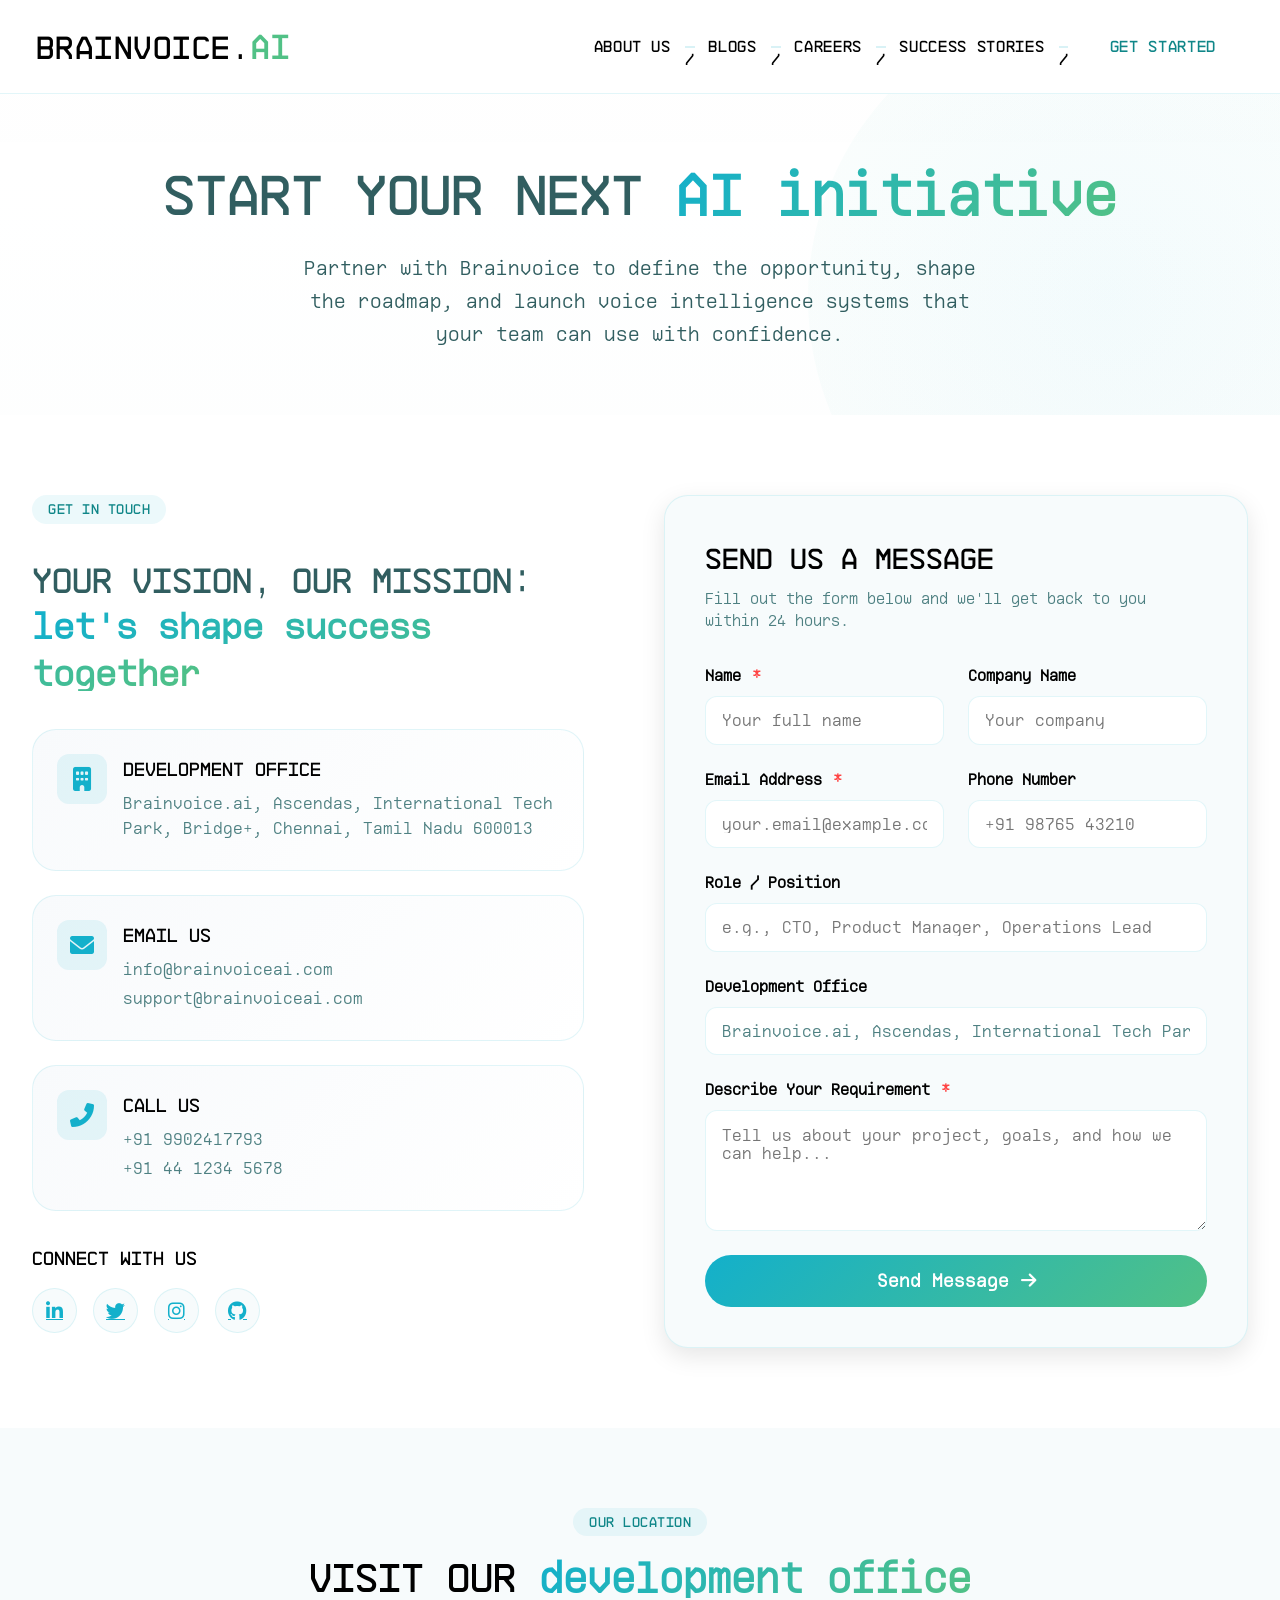
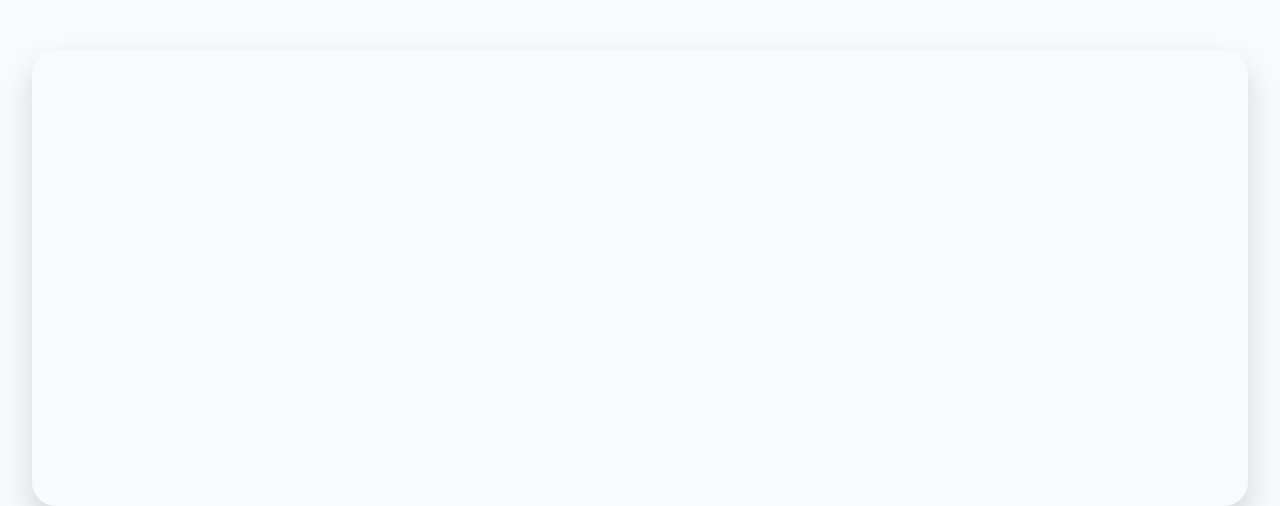
<file: BRAINVOICE - OTHER PAGES/contact.html>
<!DOCTYPE html>
<html lang="en">
<head>
  <meta charset="UTF-8">
  <meta http-equiv="refresh" content="0; url=contactus.html">
  <meta name="viewport" content="width=device-width, initial-scale=1.0">
  <title>Redirecting</title>
</head>
<body>
  <p>Redirecting to <a href="contactus.html">contactus.html</a>...</p>
</body>
</html>
</file>
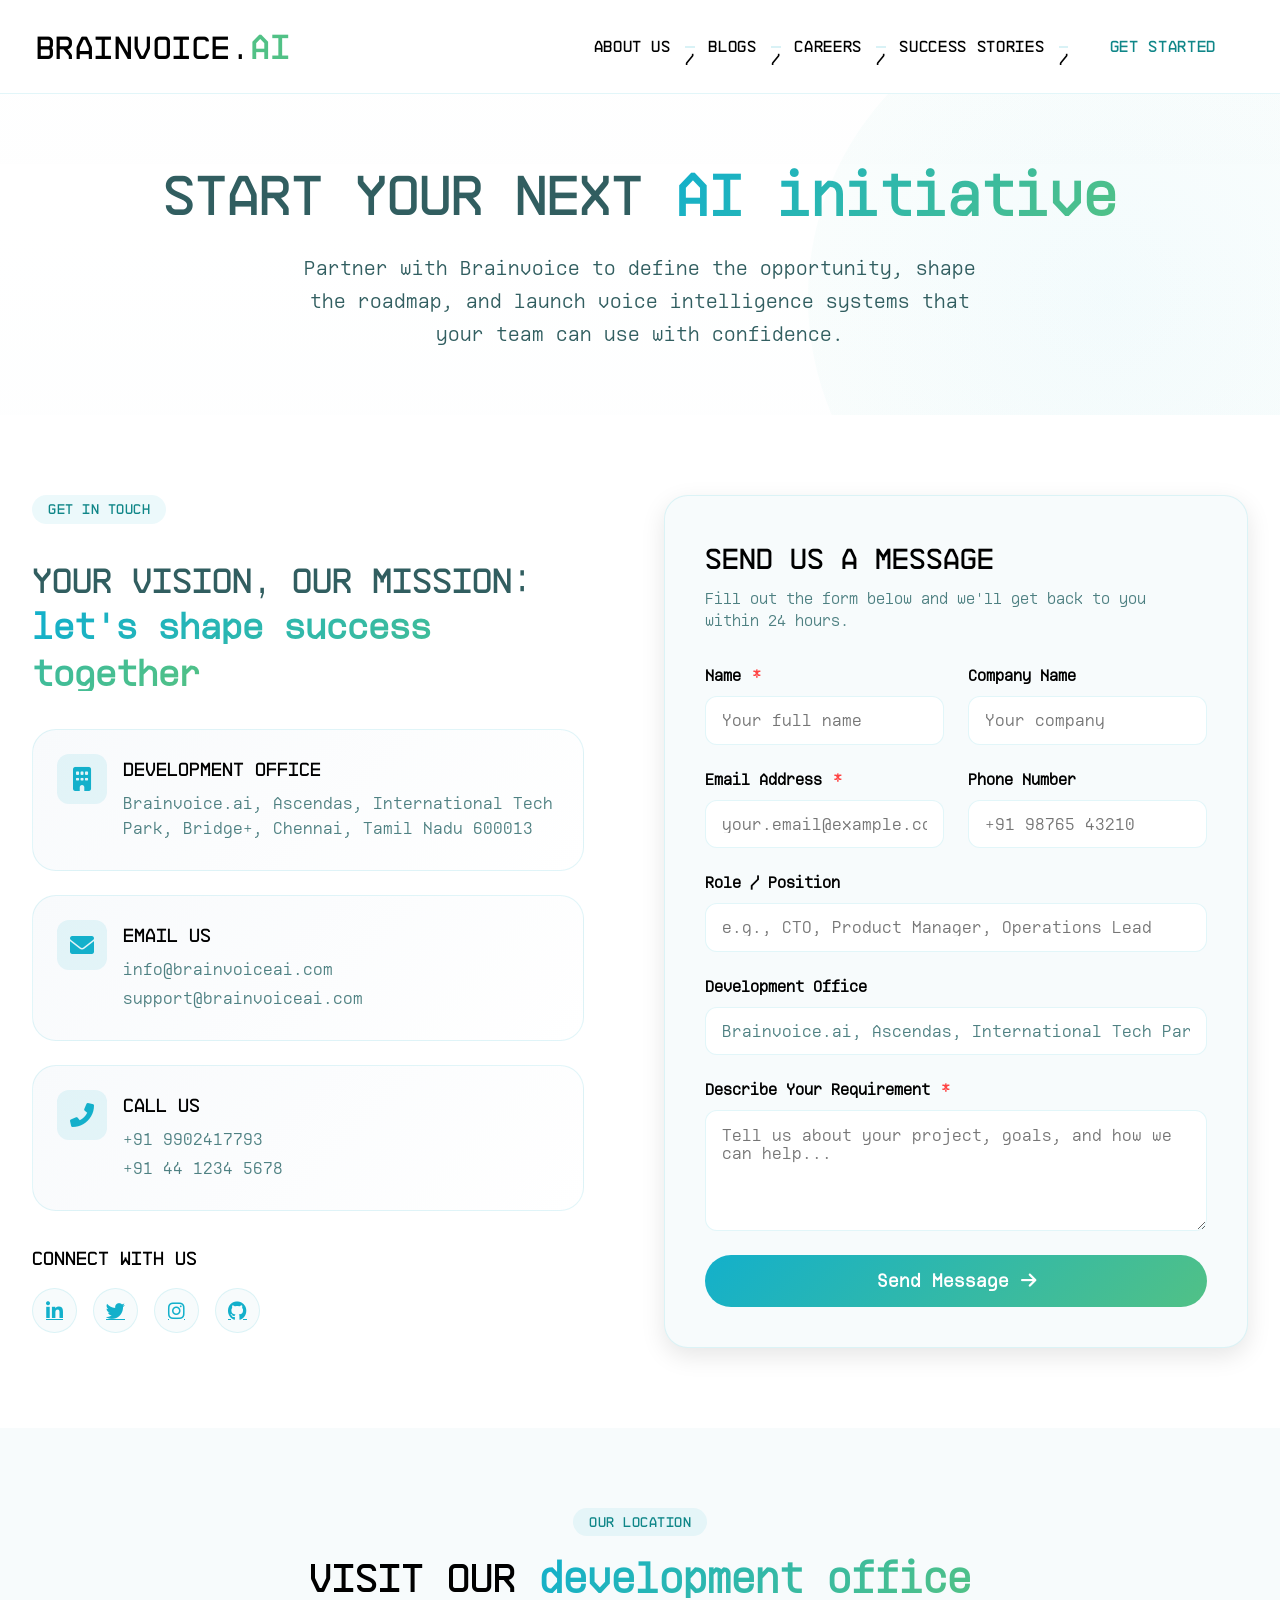
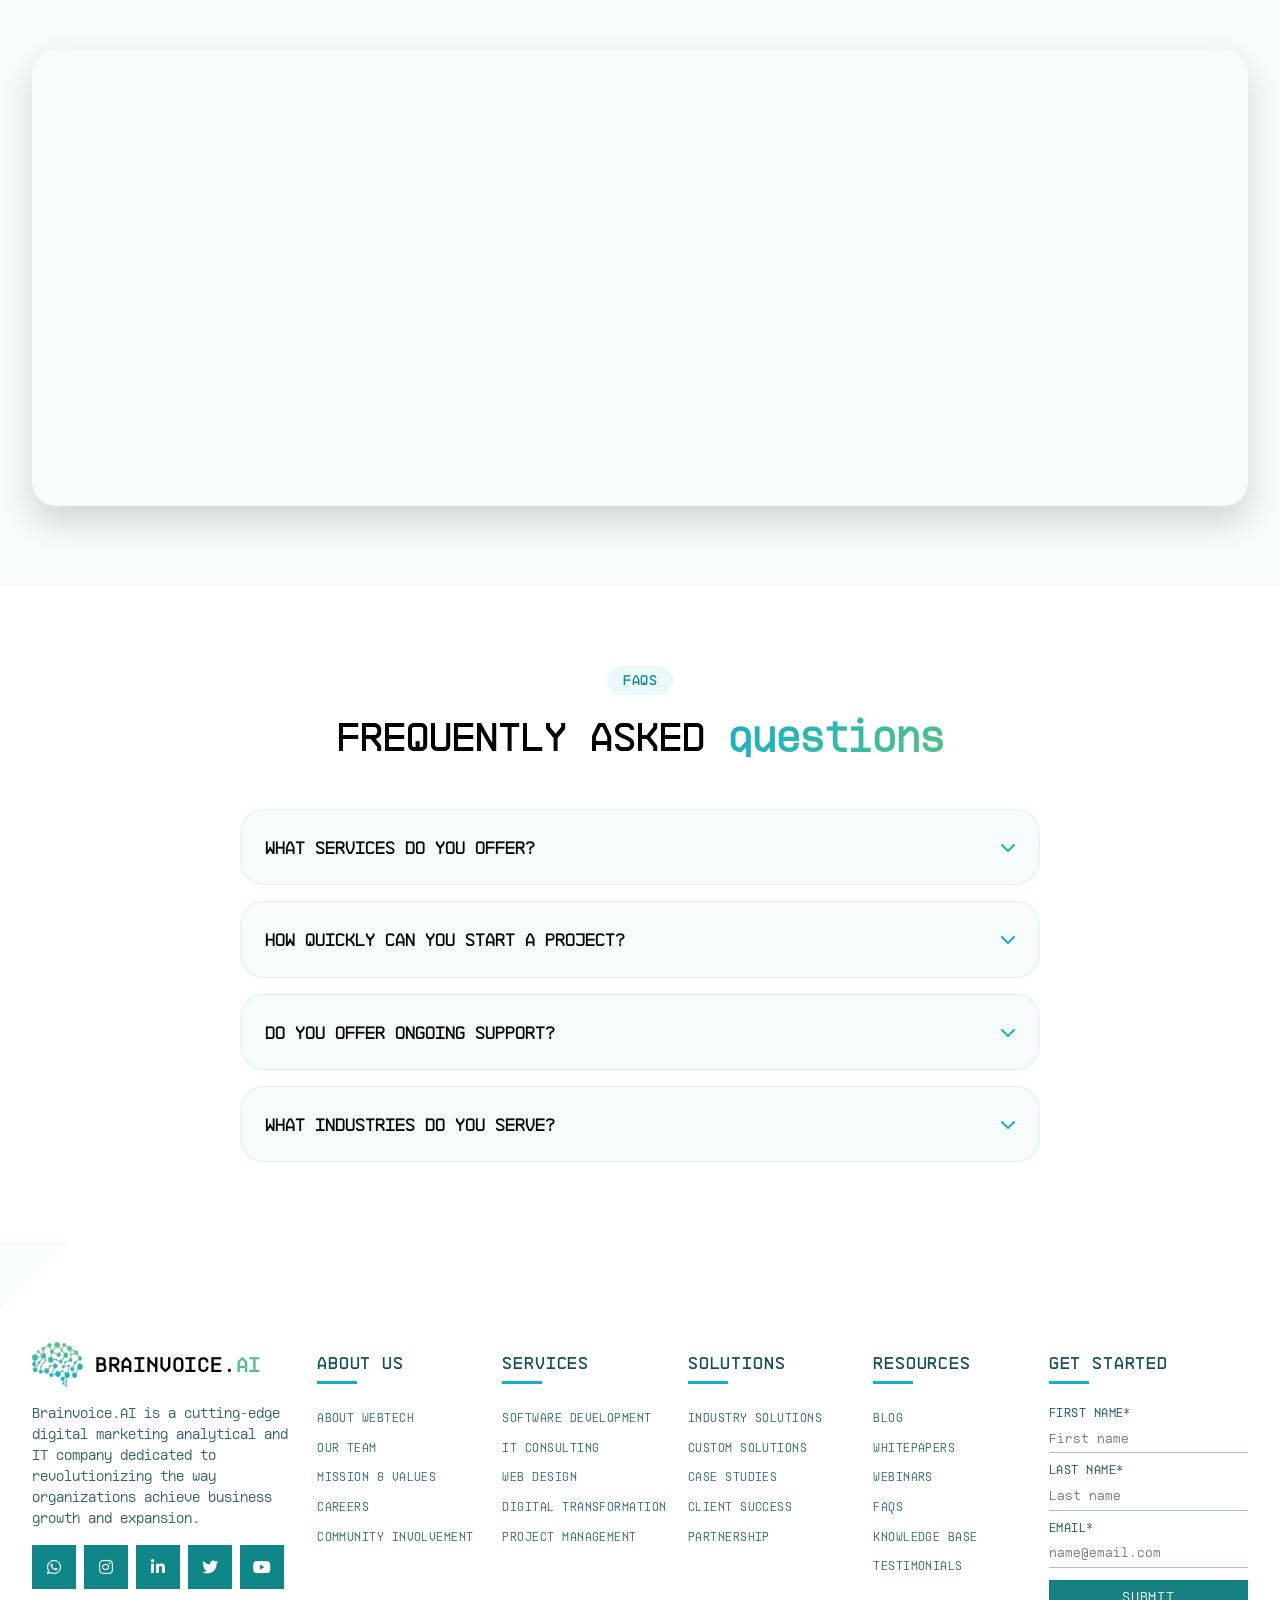
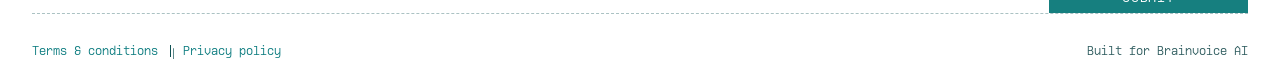
<file: BRAINVOICE - OTHER PAGES/contactus.html>
<!DOCTYPE html>
<html lang="en">
<head>
  <meta charset="UTF-8">
  <meta name="viewport" content="width=device-width, initial-scale=1.0">
  <title>Brainvoice - Get Started</title>
  <link rel="stylesheet" href="https://cdnjs.cloudflare.com/ajax/libs/font-awesome/6.0.0/css/all.min.css">
  <link rel="stylesheet" href="css/style.css">
  <link rel="stylesheet" href="css/contact.css">
</head>
<body>
  <nav class="navbar">
    <a class="logo-container" href="../index.html" aria-label="Brainvoice landing page">
      <img src="images/BrainVoice-logo.svg" alt="Brainvoice" class="logo-img">
      <span class="logo-text">BRAINVOICE.<span class="logo-ai">AI</span></span>
    </a>

    <div class="nav-links">
      <a href="about.html">About Us</a>
      <a href="blogs.html">Blogs</a>
      <a href="careers.html">Careers</a>
      <a href="success-stories.html">Success Stories</a>
      <a href="contactus.html" class="nav-cta active">Get Started</a>
    </div>

    <button class="mobile-menu-btn" id="mobileMenuBtn" aria-label="Menu">
      <i class="fas fa-bars"></i>
    </button>
  </nav>

  <main>
    <section class="contact-hero">
      <div class="container">
        <div class="hero-content">
          <h1>Start your next <span class="gradient-text">AI initiative</span></h1>
          <p class="hero-description">Partner with Brainvoice to define the opportunity, shape the roadmap, and launch voice intelligence systems that your team can use with confidence.</p>
        </div>
      </div>
    </section>

    <section class="contact-section">
      <div class="container">
        <div class="contact-grid">
          <div class="contact-info">
            <span class="section-badge">Get in Touch</span>
            <h2>Your vision, our mission: <span class="gradient-text">let's shape success together</span></h2>

            <div class="info-cards">
              <div class="info-card">
                <div class="info-icon"><i class="fas fa-building"></i></div>
                <div class="info-details">
                  <h3>Development Office</h3>
                  <p>Brainvoice.ai, Ascendas, International Tech Park, Bridge+, Chennai, Tamil Nadu 600013</p>
                </div>
              </div>

              <div class="info-card">
                <div class="info-icon"><i class="fas fa-envelope"></i></div>
                <div class="info-details">
                  <h3>Email Us</h3>
                  <p><a href="mailto:info@brainvoiceai.com">info@brainvoiceai.com</a></p>
                  <p><a href="mailto:support@brainvoiceai.com">support@brainvoiceai.com</a></p>
                </div>
              </div>

              <div class="info-card">
                <div class="info-icon"><i class="fas fa-phone-alt"></i></div>
                <div class="info-details">
                  <h3>Call Us</h3>
                  <p><a href="tel:+919902417793">+91 9902417793</a></p>
                  <p><a href="tel:+914412345678">+91 44 1234 5678</a></p>
                </div>
              </div>
            </div>

            <div class="social-links">
              <h3>Connect With Us</h3>
              <div class="social-icons">
                <a href="#" aria-label="LinkedIn"><i class="fab fa-linkedin-in"></i></a>
                <a href="#" aria-label="Twitter"><i class="fab fa-twitter"></i></a>
                <a href="#" aria-label="Instagram"><i class="fab fa-instagram"></i></a>
                <a href="#" aria-label="GitHub"><i class="fab fa-github"></i></a>
              </div>
            </div>
          </div>

          <div class="contact-form-container">
            <h3>Send Us a Message</h3>
            <p class="form-subtitle">Fill out the form below and we'll get back to you within 24 hours.</p>

            <form id="contactForm" class="contact-form">
              <div class="form-row two-columns">
                <div class="form-group">
                  <label for="name">Name <span class="required">*</span></label>
                  <input type="text" id="name" name="name" placeholder="Your full name" required>
                </div>
                <div class="form-group">
                  <label for="company">Company Name</label>
                  <input type="text" id="company" name="company" placeholder="Your company">
                </div>
              </div>

              <div class="form-row two-columns">
                <div class="form-group">
                  <label for="email">Email Address <span class="required">*</span></label>
                  <input type="email" id="email" name="email" placeholder="your.email@example.com" required>
                </div>
                <div class="form-group">
                  <label for="phone">Phone Number</label>
                  <input type="tel" id="phone" name="phone" placeholder="+91 98765 43210">
                </div>
              </div>

              <div class="form-row full-width">
                <div class="form-group">
                  <label for="role">Role / Position</label>
                  <input type="text" id="role" name="role" placeholder="e.g., CTO, Product Manager, Operations Lead">
                </div>
              </div>

              <div class="form-row full-width">
                <div class="form-group">
                  <label for="office">Development Office</label>
                  <input type="text" id="office" name="office" value="Brainvoice.ai, Ascendas, International Tech Park, Bridge+, Chennai, Tamil Nadu 600013" readonly class="readonly-field">
                </div>
              </div>

              <div class="form-row full-width">
                <div class="form-group">
                  <label for="message">Describe Your Requirement <span class="required">*</span></label>
                  <textarea id="message" name="message" rows="5" placeholder="Tell us about your project, goals, and how we can help..." required></textarea>
                </div>
              </div>

              <div class="form-row full-width">
                <button type="submit" class="submit-btn">Send Message <i class="fas fa-arrow-right"></i></button>
              </div>
            </form>
          </div>
        </div>
      </div>
    </section>

    <section class="map-section">
      <div class="container">
        <div class="section-header centered">
          <span class="section-badge">Our Location</span>
          <h2>Visit our <span class="gradient-text">development office</span></h2>
        </div>
        <div class="map-container">
          <iframe src="https://www.google.com/maps/embed?pb=!1m18!1m12!1m3!1d248756.11670823233!2d80.04419642468792!3d13.047487785597086!2m3!1f0!2f0!3f0!3m2!1i1024!2i768!4f13.1!3m3!1m2!1s0x3a5265ea4f7d3361%3A0x6e61a70b6863d433!2sChennai%2C%20Tamil%20Nadu!5e0!3m2!1sen!2sin!4v1647852935484!5m2!1sen!2sin" width="100%" height="450" style="border:0; border-radius: 16px;" allowfullscreen="" loading="lazy"></iframe>
        </div>
      </div>
    </section>

    <section class="faq-section" id="faq">
      <div class="container">
        <div class="section-header centered">
          <span class="section-badge">FAQs</span>
          <h2>Frequently asked <span class="gradient-text">questions</span></h2>
        </div>

        <div class="faq-grid">
          <div class="faq-item">
            <div class="faq-question">
              <h3>What services do you offer?</h3>
              <i class="fas fa-chevron-down"></i>
            </div>
            <div class="faq-answer">
              <p>We offer custom AI development, voice intelligence systems, AI consulting, automation solutions, and product design for enterprise teams.</p>
            </div>
          </div>

          <div class="faq-item">
            <div class="faq-question">
              <h3>How quickly can you start a project?</h3>
              <i class="fas fa-chevron-down"></i>
            </div>
            <div class="faq-answer">
              <p>Most engagements can begin within one to two weeks after the initial discovery and scope alignment.</p>
            </div>
          </div>

          <div class="faq-item">
            <div class="faq-question">
              <h3>Do you offer ongoing support?</h3>
              <i class="fas fa-chevron-down"></i>
            </div>
            <div class="faq-answer">
              <p>Yes. We support implementation, iteration, monitoring, and enablement so teams can keep improving after launch.</p>
            </div>
          </div>

          <div class="faq-item">
            <div class="faq-question">
              <h3>What industries do you serve?</h3>
              <i class="fas fa-chevron-down"></i>
            </div>
            <div class="faq-answer">
              <p>We work across manufacturing, healthcare, finance, retail, and technology organizations that need practical AI adoption.</p>
            </div>
          </div>
        </div>
      </div>
    </section>
  </main>

  <div id="site-footer-mount"></div>
	<script src="../includes/load-site-footer.js" defer></script>

  <script src="js/script.js"></script>
  <script src="js/contact.js"></script>
</body>
</html>
</file>
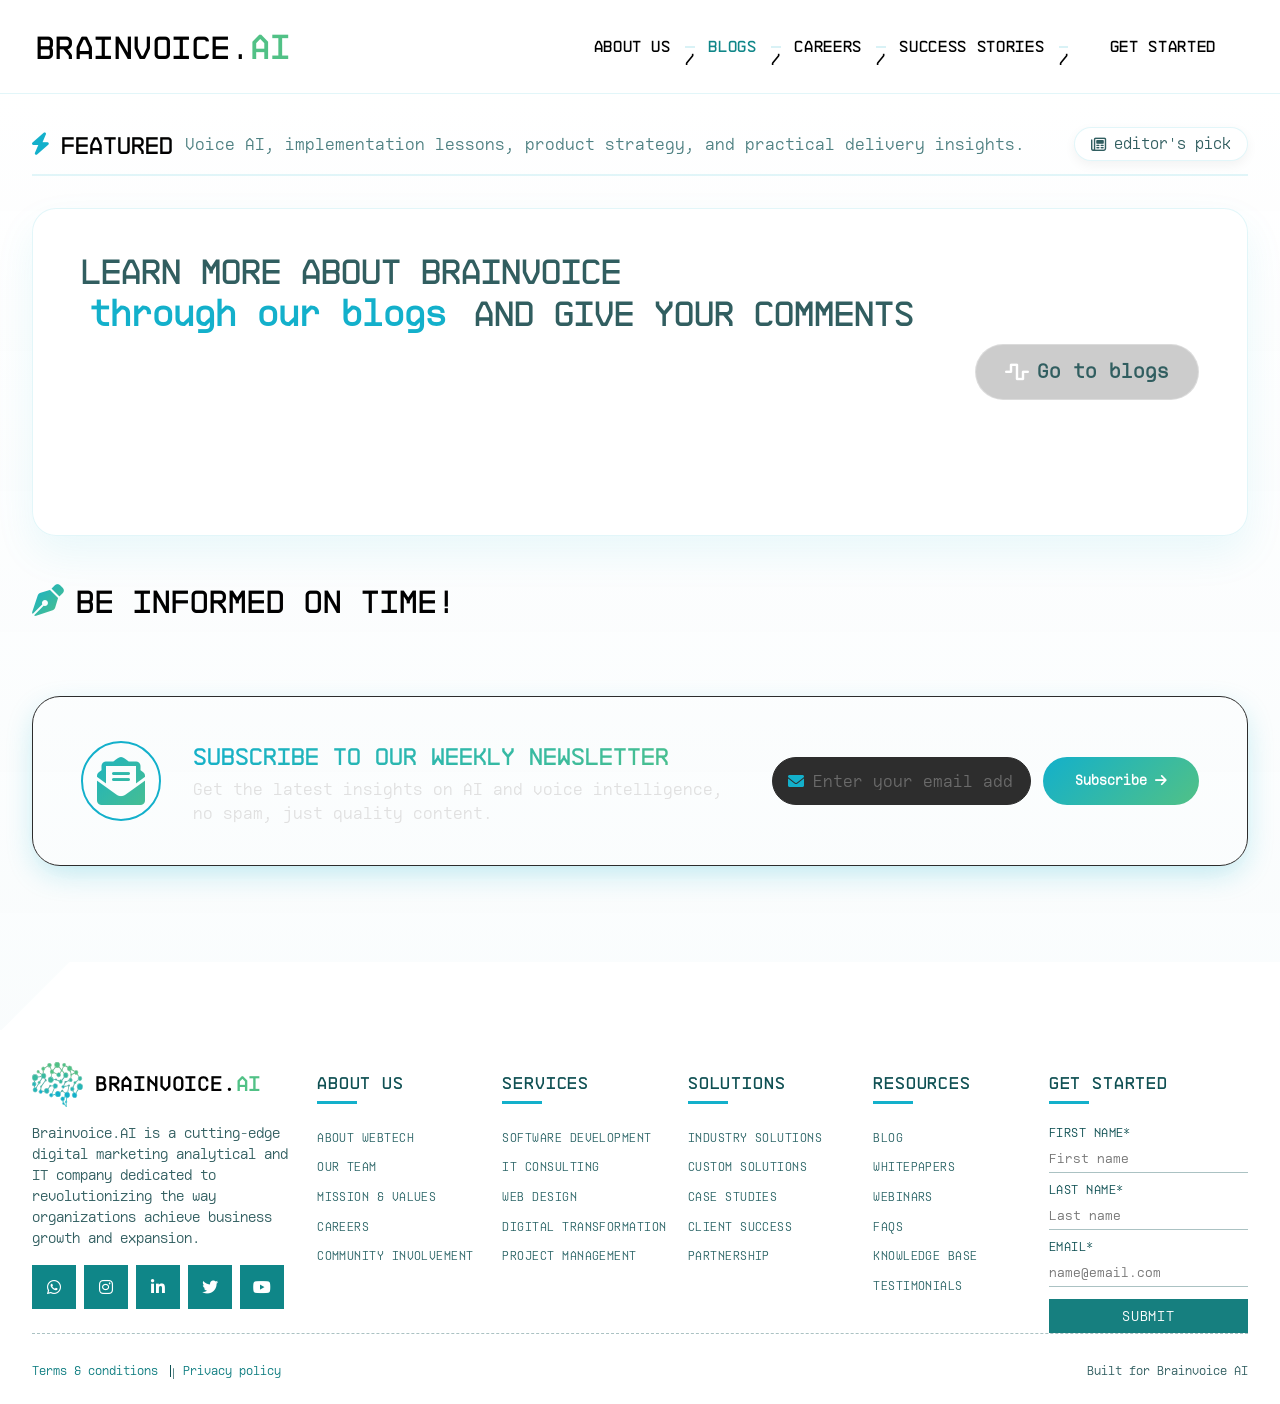
<file: BRAINVOICE - OTHER PAGES/post.html>
<!DOCTYPE html>
<html lang="en">
<head>
  <meta charset="UTF-8">
  <meta name="viewport" content="width=device-width, initial-scale=1.0">
  <title>Brainvoice - Post</title>
  <link rel="stylesheet" href="https://cdnjs.cloudflare.com/ajax/libs/font-awesome/6.0.0/css/all.min.css">
  <link rel="stylesheet" href="css/blog.css">
  <style>
    @import url('https://fonts.googleapis.com/css2?family=Plus+Jakarta+Sans:wght@300;400;500;600;700&display=swap');

    :root {
      --post-accent: #13B0CB;
      --post-accent-bg: rgba(19, 176, 203, 0.08);
      --post-accent-border: rgba(19, 176, 203, 0.2);
    }

    body {
      background: var(--bg-gradient);
      color: var(--text-dark);
      margin: 0;
      padding: 0;
    }

    /* READING PROGRESS BAR */
    .progress-bar-container {
      position: fixed;
      top: 72px; /* Height of the sticky navbar */
      left: 0;
      width: 100%;
      height: 4px;
      background: rgba(255, 255, 255, 0.2);
      z-index: 101; /* Above navbar box shadow */
    }
    .progress-bar {
      height: 100%;
      width: 0%;
      background: linear-gradient(90deg, var(--post-accent), #51C186);
      box-shadow: 0 0 10px var(--post-accent);
      transition: width 0.1s ease-out;
    }

    /* HERO BANNER FOR POST */
    .post-hero {
      position: relative;
      background: linear-gradient(135deg, rgba(26, 26, 26, 0.03), rgba(26, 26, 26, 0.07));
      border-bottom: 1px solid var(--border-light);
      padding: 4rem 0 3rem;
      margin-bottom: 3rem;
      overflow: hidden;
    }
    
    .post-hero::before {
      content: '';
      position: absolute;
      top: -50%;
      left: -50%;
      width: 200%;
      height: 200%;
      background: radial-gradient(circle, var(--post-accent-bg) 0%, transparent 60%);
      opacity: 0.6;
      pointer-events: none;
      z-index: 0;
    }

    .post-hero-container {
      max-width: 1200px;
      margin: 0 auto;
      padding: 0 2rem;
      position: relative;
      z-index: 1;
    }

    .back-btn-wrapper {
      margin-bottom: 2rem;
    }

    .back-button {
      display: inline-flex;
      align-items: center;
      gap: 0.75rem;
      color: var(--text-medium);
      text-decoration: none;
      transition: all 0.3s cubic-bezier(0.4, 0, 0.2, 1);
      padding: 0.6rem 1.25rem;
      border-radius: 50px;
      background: rgba(255, 255, 255, 0.8);
      border: 1px solid var(--border-light);
      cursor: pointer;
      font-family: 'Orbitron', sans-serif;
      font-weight: 500;
      font-size: 0.85rem;
      letter-spacing: 0.5px;
      backdrop-filter: blur(8px);
    }
    
    .back-button:hover {
      color: var(--post-accent);
      border-color: var(--post-accent);
      transform: translateX(-6px);
      box-shadow: 0 4px 15px var(--post-accent-bg);
    }

    .post-category-badge {
      display: inline-flex;
      align-items: center;
      gap: 0.5rem;
      padding: 0.4rem 1.1rem;
      border-radius: 50px;
      font-size: 0.75rem;
      font-weight: 600;
      text-transform: uppercase;
      letter-spacing: 1px;
      background: var(--post-accent-bg);
      color: var(--post-accent);
      border: 1px solid var(--post-accent-border);
      margin-bottom: 1.5rem;
      font-family: 'Orbitron', sans-serif;
      box-shadow: 0 2px 8px var(--post-accent-bg);
    }

    .post-hero-title {
      font-family: 'Orbitron', sans-serif;
      font-size: 3rem;
      font-weight: 800;
      line-height: 1.2;
      margin-bottom: 1.5rem;
      color: var(--black);
      letter-spacing: -0.02em;
    }

    .post-hero-meta {
      display: flex;
      align-items: center;
      gap: 2rem;
      color: var(--text-medium);
      font-size: 0.95rem;
      flex-wrap: wrap;
    }

    .post-hero-meta span {
      display: flex;
      align-items: center;
      gap: 0.5rem;
    }

    .post-hero-meta i {
      color: var(--post-accent);
    }

    /* MAIN PAGE GRID LAYOUT */
    .post-container {
      max-width: 1200px;
      margin: 0 auto 5rem;
      padding: 0 2rem;
    }

    .post-layout {
      display: grid;
      grid-template-columns: 1fr 340px;
      gap: 3.5rem;
      align-items: start;
    }

    .post-main {
      min-width: 0; /* Prevents flex/grid blowouts */
    }

    /* POST SHELL & CONTENT */
    .post-shell {
      background: rgba(255, 255, 255, 0.7);
      backdrop-filter: blur(20px);
      -webkit-backdrop-filter: blur(20px);
      border: 1px solid rgba(255, 255, 255, 0.6);
      border-radius: 28px;
      padding: 3rem;
      box-shadow: var(--shadow-sm);
      margin-bottom: 3rem;
      transition: box-shadow 0.3s ease;
    }

    .post-shell:hover {
      box-shadow: 0 15px 35px rgba(0, 0, 0, 0.04);
    }

    .post-content {
      font-family: 'Plus Jakarta Sans', sans-serif;
      font-size: 1.15rem;
      line-height: 1.9;
      color: #2d3748; /* Premium charcoal */
    }

    .post-content h2 {
      font-family: 'Orbitron', sans-serif;
      font-size: 1.75rem;
      font-weight: 700;
      margin: 3rem 0 1.25rem;
      color: var(--black);
      position: relative;
      letter-spacing: -0.01em;
    }

    .post-content h2::after {
      content: '';
      position: absolute;
      bottom: -6px;
      left: 0;
      width: 40px;
      height: 3px;
      background: linear-gradient(90deg, var(--post-accent), #51C186);
      border-radius: 2px;
    }

    .post-content p {
      margin-bottom: 1.75rem;
    }

    .post-content .intro {
      font-family: 'Plus Jakarta Sans', sans-serif;
      font-size: 1.3rem;
      line-height: 1.8;
      font-weight: 500;
      color: #1a202c;
      border-left: 5px solid var(--post-accent);
      padding: 0.5rem 0 0.5rem 1.75rem;
      margin: 2.5rem 0;
      background: var(--post-accent-bg);
      border-radius: 0 16px 16px 0;
    }

    /* SIDEBAR & STICKY CONTAINERS */
    .post-sidebar {
      position: sticky;
      top: 100px;
      display: flex;
      flex-direction: column;
      gap: 2.5rem;
    }

    .sidebar-widget {
      background: rgba(255, 255, 255, 0.75);
      backdrop-filter: blur(16px);
      -webkit-backdrop-filter: blur(16px);
      border: 1px solid rgba(255, 255, 255, 0.5);
      border-radius: 24px;
      padding: 2rem;
      box-shadow: 0 8px 30px rgba(0, 0, 0, 0.02);
      transition: all 0.3s ease;
    }

    .sidebar-widget:hover {
      border-color: rgba(255, 255, 255, 0.8);
      box-shadow: 0 12px 35px rgba(0, 0, 0, 0.04);
      transform: translateY(-2px);
    }

    .widget-title {
      font-family: 'Orbitron', sans-serif;
      font-size: 1.1rem;
      font-weight: 700;
      margin-bottom: 1.5rem;
      color: var(--black);
      text-transform: uppercase;
      letter-spacing: 0.5px;
      display: flex;
      align-items: center;
      gap: 0.75rem;
    }

    .widget-title i {
      color: var(--post-accent);
    }

    /* AUTHOR CARD */
    .post-author-card-sidebar {
      display: flex;
      flex-direction: column;
      align-items: center;
      text-align: center;
    }

    .author-avatar-container {
      margin-bottom: 1.25rem;
      position: relative;
    }

    .author-avatar {
      width: 90px;
      height: 90px;
      border-radius: 50%;
      background: linear-gradient(135deg, var(--post-accent), #51C186);
      display: flex;
      align-items: center;
      justify-content: center;
      color: white;
      font-size: 2.25rem;
      box-shadow: 0 8px 20px var(--post-accent-bg);
      border: 4px solid var(--white);
    }

    .author-name {
      font-family: 'Orbitron', sans-serif;
      font-size: 1.25rem;
      font-weight: 700;
      margin-bottom: 0.25rem;
      color: var(--black);
    }

    .author-role {
      font-size: 0.85rem;
      color: var(--text-light);
      margin-bottom: 1rem;
      font-weight: 500;
      text-transform: uppercase;
      letter-spacing: 0.5px;
    }

    .author-bio {
      font-family: 'Plus Jakarta Sans', sans-serif;
      font-size: 0.9rem;
      line-height: 1.6;
      color: var(--text-medium);
      margin-bottom: 1.25rem;
    }

    .author-socials {
      display: flex;
      gap: 0.75rem;
    }

    .author-social-link {
      width: 36px;
      height: 36px;
      border-radius: 50%;
      background: var(--white);
      color: var(--text-medium);
      display: flex;
      align-items: center;
      justify-content: center;
      border: 1px solid var(--border-light);
      text-decoration: none;
      transition: all 0.3s ease;
      font-size: 0.9rem;
    }

    .author-social-link:hover {
      background: var(--post-accent);
      color: var(--white);
      border-color: var(--post-accent);
      transform: translateY(-3px);
      box-shadow: 0 5px 12px var(--post-accent-bg);
    }

    /* DYNAMIC TABLE OF CONTENTS (ToC) */
    .toc-list {
      list-style: none;
      padding: 0;
      margin: 0;
      display: flex;
      flex-direction: column;
      gap: 0.85rem;
    }

    .toc-item {
      position: relative;
    }

    .toc-link {
      font-family: 'Plus Jakarta Sans', sans-serif;
      font-size: 0.9rem;
      color: var(--text-medium);
      text-decoration: none;
      transition: all 0.25s ease;
      display: inline-block;
      padding-left: 1.25rem;
      border-left: 2px solid var(--border-light);
      line-height: 1.4;
    }

    .toc-link:hover {
      color: var(--post-accent);
      border-left-color: var(--post-accent);
    }

    .toc-link.active {
      color: var(--post-accent);
      border-left-color: var(--post-accent);
      font-weight: 600;
    }

    /* SHARE WIDGET */
    .share-buttons {
      display: grid;
      grid-template-columns: repeat(3, 1fr);
      gap: 0.75rem;
    }

    .share-btn {
      display: flex;
      flex-direction: column;
      align-items: center;
      justify-content: center;
      gap: 0.5rem;
      padding: 0.85rem 0.5rem;
      border-radius: 16px;
      border: 1px solid var(--border-light);
      background: var(--white);
      cursor: pointer;
      font-family: 'Orbitron', sans-serif;
      font-weight: 600;
      font-size: 0.75rem;
      transition: all 0.3s cubic-bezier(0.4, 0, 0.2, 1);
      color: var(--text-medium);
    }

    .share-btn:hover {
      background: var(--post-accent-bg);
      border-color: var(--post-accent);
      color: var(--post-accent);
      transform: translateY(-3px);
      box-shadow: 0 4px 12px var(--post-accent-bg);
    }

    .share-btn i {
      font-size: 1.15rem;
    }

    /* LATEST POSTS SIDEBAR WIDGET */
    .sidebar-latest-posts {
      display: flex;
      flex-direction: column;
      gap: 1.25rem;
    }

    .side-post {
      display: flex;
      gap: 1rem;
      padding: 0.85rem;
      background: var(--white);
      border-radius: 16px;
      cursor: pointer;
      transition: all 0.3s ease;
      border: 1px solid var(--border-light);
      align-items: center;
    }

    .side-post:hover {
      transform: translateY(-2px) translateX(2px);
      box-shadow: var(--shadow-sm);
      border-color: var(--post-accent);
    }

    .side-post-img {
      width: 50px;
      height: 50px;
      border-radius: 12px;
      display: flex;
      align-items: center;
      justify-content: center;
      color: white;
      flex-shrink: 0;
      font-size: 1.1rem;
      box-shadow: 0 4px 10px rgba(0,0,0,0.05);
    }

    .side-post-content {
      flex: 1;
      min-width: 0;
    }

    .side-post-content h4 {
      font-family: 'Orbitron', sans-serif;
      font-size: 0.85rem;
      font-weight: 600;
      margin-bottom: 0.25rem;
      color: var(--black);
      white-space: nowrap;
      overflow: hidden;
      text-overflow: ellipsis;
    }

    .side-post-content p {
      font-size: 0.75rem;
      color: var(--text-light);
      margin: 0;
    }

    /* COMMENTS SECTION ENHANCED */
    .comments-section {
      background: rgba(255, 255, 255, 0.7);
      backdrop-filter: blur(20px);
      -webkit-backdrop-filter: blur(20px);
      border: 1px solid rgba(255, 255, 255, 0.6);
      border-radius: 28px;
      padding: 3rem;
      box-shadow: var(--shadow-sm);
    }

    .comments-section h3 {
      font-family: 'Orbitron', sans-serif;
      font-size: 1.5rem;
      font-weight: 700;
      margin-bottom: 2rem;
      color: var(--black);
      display: flex;
      align-items: center;
      gap: 0.75rem;
    }

    .comments-section h3 i {
      color: var(--post-accent);
    }

    .comment-form {
      display: flex;
      flex-direction: column;
      gap: 1.25rem;
      margin-bottom: 2.5rem;
    }

    .comment-inputs-row {
      display: grid;
      grid-template-columns: 1fr 1fr;
      gap: 1rem;
    }

    .comment-form input,
    .comment-form textarea {
      width: 100%;
      padding: 1rem 1.25rem;
      border: 1px solid var(--border-light);
      border-radius: 16px;
      font-family: 'Plus Jakarta Sans', sans-serif;
      font-size: 0.95rem;
      background: var(--white);
      transition: all 0.3s ease;
      outline: none;
    }

    .comment-form textarea {
      resize: vertical;
      min-height: 120px;
    }

    .comment-form input:focus,
    .comment-form textarea:focus {
      border-color: var(--post-accent);
      box-shadow: 0 0 0 3px var(--post-accent-bg);
      background: var(--white);
    }

    .comment-submit-btn {
      align-self: flex-start;
      background: linear-gradient(135deg, var(--post-accent), #51C186);
      color: white;
      border: none;
      padding: 0.9rem 2.25rem;
      border-radius: 50px;
      cursor: pointer;
      font-family: 'Orbitron', sans-serif;
      font-weight: 600;
      font-size: 0.9rem;
      letter-spacing: 0.5px;
      transition: all 0.3s ease;
      box-shadow: 0 4px 15px var(--post-accent-bg);
      display: inline-flex;
      align-items: center;
      gap: 0.5rem;
    }

    .comment-submit-btn:hover {
      transform: translateY(-2px);
      box-shadow: 0 6px 20px rgba(19, 176, 203, 0.4);
    }

    .comment-submit-btn i {
      transition: transform 0.2s;
    }

    .comment-submit-btn:hover i {
      transform: translate(2px, -2px);
    }

    /* DYNAMIC COMMENTS FEED */
    .comments-list-title {
      font-family: 'Orbitron', sans-serif;
      font-size: 1.15rem;
      font-weight: 700;
      margin: 2.5rem 0 1.25rem;
      color: var(--black);
      border-bottom: 1px solid var(--border-light);
      padding-bottom: 0.75rem;
    }

    .comments-feed {
      display: flex;
      flex-direction: column;
      gap: 1.25rem;
    }

    .comment-item {
      padding: 1.5rem;
      background: rgba(255, 255, 255, 0.6);
      border-radius: 20px;
      border: 1px solid rgba(255, 255, 255, 0.6);
      animation: commentFadeIn 0.5s cubic-bezier(0.16, 1, 0.3, 1) forwards;
      display: flex;
      gap: 1rem;
    }

    @keyframes commentFadeIn {
      from { opacity: 0; transform: translateY(15px); }
      to { opacity: 1; transform: translateY(0); }
    }

    .comment-avatar-bubble {
      width: 44px;
      height: 44px;
      border-radius: 50%;
      background: var(--post-accent-bg);
      color: var(--post-accent);
      display: flex;
      align-items: center;
      justify-content: center;
      font-family: 'Orbitron', sans-serif;
      font-weight: 700;
      font-size: 1rem;
      flex-shrink: 0;
      border: 1px solid var(--post-accent-border);
    }

    .comment-body {
      flex: 1;
    }

    .comment-meta {
      display: flex;
      justify-content: space-between;
      align-items: center;
      margin-bottom: 0.5rem;
      flex-wrap: wrap;
      gap: 0.5rem;
    }

    .comment-author-name {
      font-family: 'Orbitron', sans-serif;
      font-weight: 700;
      font-size: 0.95rem;
      color: var(--black);
    }

    .comment-date {
      font-size: 0.75rem;
      color: var(--text-light);
    }

    .comment-text {
      font-family: 'Plus Jakarta Sans', sans-serif;
      font-size: 0.95rem;
      line-height: 1.6;
      color: #4a5568;
    }

    .no-comments-prompt {
      text-align: center;
      padding: 2.5rem;
      color: var(--text-light);
      background: rgba(255, 255, 255, 0.3);
      border-radius: 20px;
      border: 1px dashed var(--border-light);
      font-family: 'Plus Jakarta Sans', sans-serif;
      font-size: 0.95rem;
    }

    /* LOADING SPINNER & ERRORS */
    .loading-spinner,
    .error-container {
      text-align: center;
      padding: 5rem 2rem;
      background: rgba(255, 255, 255, 0.7);
      backdrop-filter: blur(20px);
      -webkit-backdrop-filter: blur(20px);
      border-radius: 28px;
      border: 1px solid rgba(255, 255, 255, 0.6);
      box-shadow: var(--shadow-sm);
      max-width: 800px;
      margin: 4rem auto;
    }
    
    .loading-spinner i,
    .error-container i {
      font-size: 3.5rem;
      margin-bottom: 1.5rem;
      background: linear-gradient(135deg, var(--post-accent, var(--color-6)), #51C186);
      -webkit-background-clip: text;
      -webkit-text-fill-color: transparent;
    }

    .loading-spinner p {
      font-family: 'Orbitron', sans-serif;
      font-weight: 600;
      color: var(--text-medium);
      font-size: 1.1rem;
    }

    .error-container h2 {
      font-family: 'Orbitron', sans-serif;
      font-size: 1.75rem;
      color: var(--black);
      margin-bottom: 1rem;
    }

    .error-container p {
      color: var(--text-light);
      margin-bottom: 2rem;
    }

    /* RESPONSIVE DESIGN (LAPTOP & MOBILE) */
    @media (max-width: 1024px) {
      .post-hero-title {
        font-size: 2.5rem;
      }
      .post-layout {
        grid-template-columns: 1fr;
        gap: 3rem;
      }
      .post-sidebar {
        position: static;
      }
    }

    @media (max-width: 768px) {
      .navbar {
        padding: 1rem 2rem;
      }
      .post-hero {
        padding: 3rem 0 2rem;
      }
      .post-hero-title {
        font-size: 2rem;
      }
      .post-shell,
      .comments-section {
        padding: 2rem 1.5rem;
        border-radius: 20px;
      }
      .comment-inputs-row {
        grid-template-columns: 1fr;
      }
    }

    @media (max-width: 480px) {
      .post-hero-title {
        font-size: 1.75rem;
      }
      .post-hero-meta {
        gap: 1rem;
        font-size: 0.85rem;
      }
      .post-content {
        font-size: 1.05rem;
      }
      .comment-submit-btn {
        width: 100%;
        justify-content: center;
      }
    }
  </style>
</head>
<body>
  <div class="progress-bar-container">
    <div class="progress-bar" id="progressBar"></div>
  </div>
  <nav class="navbar">
    <a class="logo-container" href="../index.html" aria-label="Brainvoice landing page">
      <img src="images/BrainVoice-logo.svg" alt="Brainvoice" class="logo-img">
      <span class="logo-text">BRAINVOICE.<span class="logo-ai">AI</span></span>
    </a>

    <div class="nav-links">
      <a href="about.html">About Us</a>
      <a href="blogs.html" class="active">Blogs</a>
      <a href="careers.html">Careers</a>
      <a href="success-stories.html">Success Stories</a>
      <a href="contactus.html" class="nav-cta">Get Started</a>
    </div>

    <button class="mobile-menu-btn" id="mobileMenuBtn" aria-label="Menu">
      <i class="fas fa-bars"></i>
    </button>
  </nav>

  <main class="post-container" id="postContainer">
    <div class="loading-spinner">
      <i class="fas fa-spinner fa-spin"></i>
      <p>Loading post...</p>
    </div>
  </main>

  <div id="site-footer-mount"></div>
	<script src="../includes/load-site-footer.js" defer></script>

  <script src="js/script.js"></script>
  <script>
    const COMMENTS_STORAGE_KEY = 'brainvoice_comments';

    document.addEventListener('DOMContentLoaded', async function() {
      const urlParams = new URLSearchParams(window.location.search);
      const postId = urlParams.get('id');

      if (!postId) {
        window.location.href = 'blogs.html';
        return;
      }

      // Always fetch fresh content from Sanity to ensure all dynamic fields (sections, conclusion, etc.) render properly
      try {
        const projectId = 'vurt722v';
        const dataset = 'production';
        const query = encodeURIComponent(`*[_type == "post" && (slug.current == "${postId}" || string(id) == "${postId}")][0]`);
        const url = `https://${projectId}.api.sanity.io/v2021-10-21/data/query/${dataset}?query=${query}`;
        
        const response = await fetch(url);
        const data = await response.json();
        const post = data.result;

        if (post) {
          // Normalize ID for sessionStorage and routing consistency
          post.id = post.slug?.current || post.id || post._id;
          renderPost(post);
          loadLatestPosts(post.id);
          // Update the session storage with the full post data
          sessionStorage.setItem(`post_${post.id}`, JSON.stringify(post));
        } else {
          showError('Post not found');
        }
      } catch (error) {
        console.error('Error fetching post from Sanity, falling back to cache:', error);
        const storedPost = sessionStorage.getItem(`post_${postId}`);
        if (storedPost) {
          const post = JSON.parse(storedPost);
          renderPost(post);
          loadLatestPosts(postId);
        } else {
          showError('Unable to load this post right now.');
        }
      }
    });

    function goBackToBlog() {
      window.location.href = 'blogs.html';
    }

    function renderPost(post) {
      const container = document.getElementById('postContainer');
      const color = post.color || '#13B0CB';

      // Set custom variables for dynamic styling
      document.documentElement.style.setProperty('--post-accent', color);
      document.documentElement.style.setProperty('--post-accent-bg', color + '12'); // ~7% opacity
      document.documentElement.style.setProperty('--post-accent-border', color + '30'); // ~18% opacity

      const introText = post.introduction || post.excerpt || '';
      const sectionsHtml = (post.sections || []).map((sec, idx) => `
        <h2 id="heading-${idx}">${sec.title}</h2>
        ${(sec.paragraphs || []).map(p => `<p>${p}</p>`).join('')}
      `).join('');
      const conclusionHtml = post.conclusion ? `
        <h2 id="heading-conclusion">Conclusion</h2>
        <p>${post.conclusion}</p>
      ` : '';

      container.innerHTML = `
        <!-- Hero Header Section -->
        <div class="post-hero">
          <div class="post-hero-container">
            <div class="back-btn-wrapper">
              <button class="back-button" onclick="goBackToBlog()">
                <i class="fas fa-arrow-left"></i> Back to Blog
              </button>
            </div>
            <div class="post-category-badge">
              <i class="fas ${post.icon || 'fa-wave-square'}"></i> ${post.category || 'Insight'}
            </div>
            <h1 class="post-hero-title">${post.title}</h1>
            <div class="post-hero-meta">
              <span><i class="far fa-calendar-alt"></i> ${post.date || 'Recent'}</span>
              <span><i class="far fa-clock"></i> ${post.readTime || '5 min read'}</span>
              <span><i class="far fa-user"></i> By ${post.author || 'Brainvoice Team'}</span>
            </div>
          </div>
        </div>

        <!-- 2-Column Responsive Layout -->
        <div class="post-layout">
          <!-- Main Content Column -->
          <div class="post-main">
            <article class="post-shell">
              <div class="post-content">
                ${introText ? `<p class="intro">${introText}</p>` : ''}
                ${sectionsHtml}
                ${conclusionHtml}
              </div>
            </article>

            <!-- Comments Section -->
            <section class="comments-section">
              <h3><i class="far fa-comments"></i> Discussion</h3>
              <form class="comment-form" id="commentForm">
                <div class="comment-inputs-row">
                  <input type="text" id="commentName" placeholder="Your Name" required>
                  <input type="email" id="commentEmail" placeholder="Your Email (won't be published)" required>
                </div>
                <textarea id="commentText" placeholder="Join the discussion... Share your thoughts." required></textarea>
                <button type="submit" class="comment-submit-btn">
                  Post Comment <i class="fas fa-paper-plane"></i>
                </button>
              </form>

              <h4 class="comments-list-title">Comments</h4>
              <div class="comments-feed" id="commentsFeed">
                <!-- Comments dynamically populated -->
              </div>
            </section>
          </div>

          <!-- Sidebar Column -->
          <aside class="post-sidebar">
            <!-- Author Card Widget -->
            <div class="sidebar-widget">
              <div class="post-author-card-sidebar">
                <div class="author-avatar-container">
                  <div class="author-avatar" style="background: linear-gradient(135deg, ${color}, #51C186)">
                    <i class="fas ${post.icon || 'fa-pen-nib'}"></i>
                  </div>
                </div>
                <h3 class="author-name">${post.author || 'Brainvoice Team'}</h3>
                <div class="author-role">${post.authorTitle || 'Brainvoice Editorial'}</div>
                <p class="author-bio">Sharing insights, research, and analysis on transcription accuracy, QA workflows, voice AI, and next-generation speech operations.</p>
                <div class="author-socials">
                  <a href="#" class="author-social-link" aria-label="Twitter"><i class="fab fa-twitter"></i></a>
                  <a href="#" class="author-social-link" aria-label="LinkedIn"><i class="fab fa-linkedin-in"></i></a>
                  <a href="#" class="author-social-link" aria-label="GitHub"><i class="fab fa-github"></i></a>
                </div>
              </div>
            </div>

            <!-- Table of Contents Widget -->
            <div class="sidebar-widget widget-toc" id="tocWidget">
              <h3 class="widget-title"><i class="fas fa-list-ul"></i> Table of Contents</h3>
              <ul class="toc-list" id="tocList">
                <!-- Dynamically populated -->
              </ul>
            </div>

            <!-- Share Article Widget -->
            <div class="sidebar-widget widget-share">
              <h3 class="widget-title"><i class="fas fa-share-alt"></i> Share Article</h3>
              <div class="share-buttons">
                <button class="share-btn" onclick="shareArticle('twitter')" aria-label="Share on X">
                  <i class="fab fa-twitter"></i>
                  <span>X</span>
                </button>
                <button class="share-btn" onclick="shareArticle('linkedin')" aria-label="Share on LinkedIn">
                  <i class="fab fa-linkedin-in"></i>
                  <span>LinkedIn</span>
                </button>
                <button class="share-btn" id="copyLinkBtn" onclick="shareArticle('copy')" aria-label="Copy Link">
                  <i class="fas fa-link"></i>
                  <span>Copy</span>
                </button>
              </div>
            </div>

            <!-- Latest Posts Widget -->
            <div class="sidebar-widget widget-latest">
              <h3 class="widget-title"><i class="fas fa-bolt"></i> Latest Posts</h3>
              <div class="sidebar-latest-posts" id="latestPosts">
                <!-- Dynamically populated -->
              </div>
            </div>
          </aside>
        </div>
      `;

      // Set up comments form submit handler
      const form = document.getElementById('commentForm');
      if (form) {
        form.addEventListener('submit', handleCommentSubmit);
      }

      // Initialize comments feed
      renderComments(post.id);

      // Generate Table of Contents
      generateToC(post);

      // Initialize scroll trackers for reading progress and active heading
      initializeScrollTrackers();
    }

    function getCommentsForPost(postId) {
      try {
        const allComments = JSON.parse(localStorage.getItem(COMMENTS_STORAGE_KEY) || '{}');
        return allComments[postId] || getPlaceholderComments(postId);
      } catch (e) {
        console.error('Error loading comments:', e);
        return getPlaceholderComments(postId);
      }
    }

    function saveCommentsForPost(postId, comments) {
      try {
        const allComments = JSON.parse(localStorage.getItem(COMMENTS_STORAGE_KEY) || '{}');
        allComments[postId] = comments;
        localStorage.setItem(COMMENTS_STORAGE_KEY, JSON.stringify(allComments));
      } catch (e) {
        console.error('Error saving comments:', e);
      }
    }

    function getPlaceholderComments(postId) {
      return [
        {
          name: 'Sarah Chen',
          email: 'sarah@example.com',
          text: 'This is a fantastic and well-researched article. The breakdown of QA workflows and AI voice discovery is highly relevant to our current tech roadmap.',
          date: '2 days ago'
        },
        {
          name: 'David Miller',
          email: 'david@example.com',
          text: 'Excellent points on the trade-offs of speech technology. Looking forward to seeing more insights on Voice AI implementation from the team.',
          date: '1 day ago'
        }
      ];
    }

    function renderComments(postId) {
      const feed = document.getElementById('commentsFeed');
      if (!feed) return;

      const comments = getCommentsForPost(postId);
      if (comments.length === 0) {
        feed.innerHTML = `
          <div class="no-comments-prompt">
            <p>No comments yet. Be the first to share your thoughts!</p>
          </div>
        `;
        return;
      }

      feed.innerHTML = comments.map(c => {
        const initial = c.name ? c.name.charAt(0).toUpperCase() : 'U';
        return `
          <div class="comment-item">
            <div class="comment-avatar-bubble">
              ${initial}
            </div>
            <div class="comment-body">
              <div class="comment-meta">
                <span class="comment-author-name">${c.name}</span>
                <span class="comment-date">${c.date}</span>
              </div>
              <p class="comment-text">${c.text}</p>
            </div>
          </div>
        `;
      }).join('');
    }

    function handleCommentSubmit(event) {
      event.preventDefault();
      
      const urlParams = new URLSearchParams(window.location.search);
      const postId = urlParams.get('id');
      if (!postId) return;

      const nameInput = document.getElementById('commentName');
      const emailInput = document.getElementById('commentEmail');
      const textInput = document.getElementById('commentText');

      if (!nameInput || !emailInput || !textInput) return;

      const newComment = {
        name: nameInput.value.trim(),
        email: emailInput.value.trim(),
        text: textInput.value.trim(),
        date: 'Just now'
      };

      if (!newComment.name || !newComment.email || !newComment.text) {
        showNotification('Please fill in all fields.', 'error');
        return;
      }

      const comments = getCommentsForPost(postId);
      comments.unshift(newComment);
      saveCommentsForPost(postId, comments);

      renderComments(postId);
      event.target.reset();
      showNotification('Thanks for your comment! It has been posted below.', 'success');
    }

    function generateToC(post) {
      const tocList = document.getElementById('tocList');
      const tocWidget = document.getElementById('tocWidget');
      if (!tocList || !tocWidget) return;

      const headings = [];
      const sections = post.sections || [];
      
      sections.forEach((sec, idx) => {
        headings.push({
          id: `heading-${idx}`,
          text: sec.title
        });
      });

      if (post.conclusion) {
        headings.push({
          id: `heading-conclusion`,
          text: 'Conclusion'
        });
      }

      if (headings.length === 0) {
        tocWidget.style.display = 'none';
        return;
      }

      tocList.innerHTML = headings.map(h => `
        <li class="toc-item">
          <a href="#${h.id}" class="toc-link" data-target="${h.id}">${h.text}</a>
        </li>
      `).join('');

      tocList.querySelectorAll('.toc-link').forEach(link => {
        link.addEventListener('click', (e) => {
          e.preventDefault();
          const targetId = link.getAttribute('data-target');
          const targetEl = document.getElementById(targetId);
          if (targetEl) {
            const navbarHeight = document.querySelector('.navbar')?.offsetHeight || 80;
            const targetPosition = targetEl.getBoundingClientRect().top + window.pageYOffset - navbarHeight - 20;
            window.scrollTo({
              top: targetPosition,
              behavior: 'smooth'
            });
          }
        });
      });
    }

    function initializeScrollTrackers() {
      const progressBar = document.getElementById('progressBar');
      const tocLinks = document.querySelectorAll('.toc-link');
      const headings = Array.from(document.querySelectorAll('.post-content h2'));
      const navbar = document.querySelector('.navbar');

      if (navbar && progressBar) {
        const adjustProgressBarPosition = () => {
          const navbarHeight = navbar.offsetHeight;
          const container = progressBar.parentElement;
          if (container) {
            container.style.top = `${navbarHeight}px`;
          }
        };
        adjustProgressBarPosition();
        window.addEventListener('resize', adjustProgressBarPosition);
      }

      const handleScroll = () => {
        if (progressBar) {
          const docHeight = document.documentElement.scrollHeight - window.innerHeight;
          const scrolled = docHeight > 0 ? (window.pageYOffset / docHeight) * 100 : 0;
          progressBar.style.width = `${scrolled}%`;
        }

        if (tocLinks.length > 0 && headings.length > 0) {
          const navbarHeight = navbar?.offsetHeight || 80;
          let activeHeadingId = null;

          for (let i = 0; i < headings.length; i++) {
            const rect = headings[i].getBoundingClientRect();
            if (rect.top <= navbarHeight + 40) {
              activeHeadingId = headings[i].id;
            }
          }

          if ((window.innerHeight + window.pageYOffset) >= document.documentElement.scrollHeight - 50) {
            activeHeadingId = headings[headings.length - 1].id;
          }

          tocLinks.forEach(link => {
            if (link.getAttribute('data-target') === activeHeadingId) {
              link.classList.add('active');
            } else {
              link.classList.remove('active');
            }
          });
        }
      };

      window.addEventListener('scroll', handleScroll);
      setTimeout(handleScroll, 100);
    }

    function shareArticle(platform) {
      const url = window.location.href;
      const title = document.querySelector('.post-hero-title')?.innerText || 'Brainvoice Blog';

      if (platform === 'twitter') {
        window.open(`https://twitter.com/intent/tweet?text=${encodeURIComponent(title)}&url=${encodeURIComponent(url)}`, '_blank');
      } else if (platform === 'linkedin') {
        window.open(`https://www.linkedin.com/sharing/share-offsite/?url=${encodeURIComponent(url)}`, '_blank');
      } else if (platform === 'copy') {
        navigator.clipboard.writeText(url).then(() => {
          showNotification('Link copied to clipboard!', 'success');
          const btn = document.getElementById('copyLinkBtn');
          if (btn) {
            const origHTML = btn.innerHTML;
            btn.innerHTML = '<i class="fas fa-check"></i> Copied!';
            btn.style.borderColor = '#51C186';
            btn.style.color = '#51C186';
            setTimeout(() => {
              btn.innerHTML = origHTML;
              btn.style.borderColor = '';
              btn.style.color = '';
            }, 2000);
          }
        }).catch(err => {
          console.error('Could not copy link:', err);
          showNotification('Failed to copy link.', 'error');
        });
      }
    }

    function loadLatestPosts(currentId) {
      const projectId = 'vurt722v';
      const dataset = 'production';
      const query = encodeURIComponent('*[_type == "post"] | order(date desc)[0...4]{_id, id, slug, title, readTime, color, icon}');
      const url = `https://${projectId}.api.sanity.io/v2021-10-21/data/query/${dataset}?query=${query}`;

      fetch(url)
        .then((response) => response.json())
        .then((data) => {
          const latestContainer = document.getElementById('latestPosts');
          if (!latestContainer) return;

          const rawPosts = data.result || [];
          const posts = rawPosts
            .filter((entry) => {
              const entryId = entry.slug?.current || entry.id || entry._id;
              return String(entryId) !== String(currentId);
            })
            .slice(0, 3);

          latestContainer.innerHTML = posts.map((entry) => {
            const entryId = entry.slug?.current || entry.id || entry._id;
            return `
              <div class="side-post" onclick="openRelatedPost('${entryId}')">
                <div class="side-post-img" style="background: linear-gradient(135deg, ${entry.color || '#13B0CB'}, #51C186)">
                  <i class="fas ${entry.icon || 'fa-pen-nib'}"></i>
                </div>
                <div class="side-post-content">
                  <h4>${entry.title}</h4>
                  <p>${entry.readTime || '5 min read'}</p>
                </div>
              </div>
            `;
          }).join('');
        })
        .catch(err => console.error("Error loading latest posts from Sanity:", err));
    }

    function openRelatedPost(postId) {
      window.location.href = `post.html?id=${postId}`;
    }

    function showError(message) {
      document.getElementById('postContainer').innerHTML = `
        <div class="error-container">
          <i class="fas fa-exclamation-circle"></i>
          <h2>${message}</h2>
          <button class="back-button" onclick="goBackToBlog()">
            <i class="fas fa-arrow-left"></i> Back to Blog
          </button>
        </div>
      `;
    }

    window.goBackToBlog = goBackToBlog;
    window.openRelatedPost = openRelatedPost;
    window.shareArticle = shareArticle;
  </script>
</body>
</html>
</file>
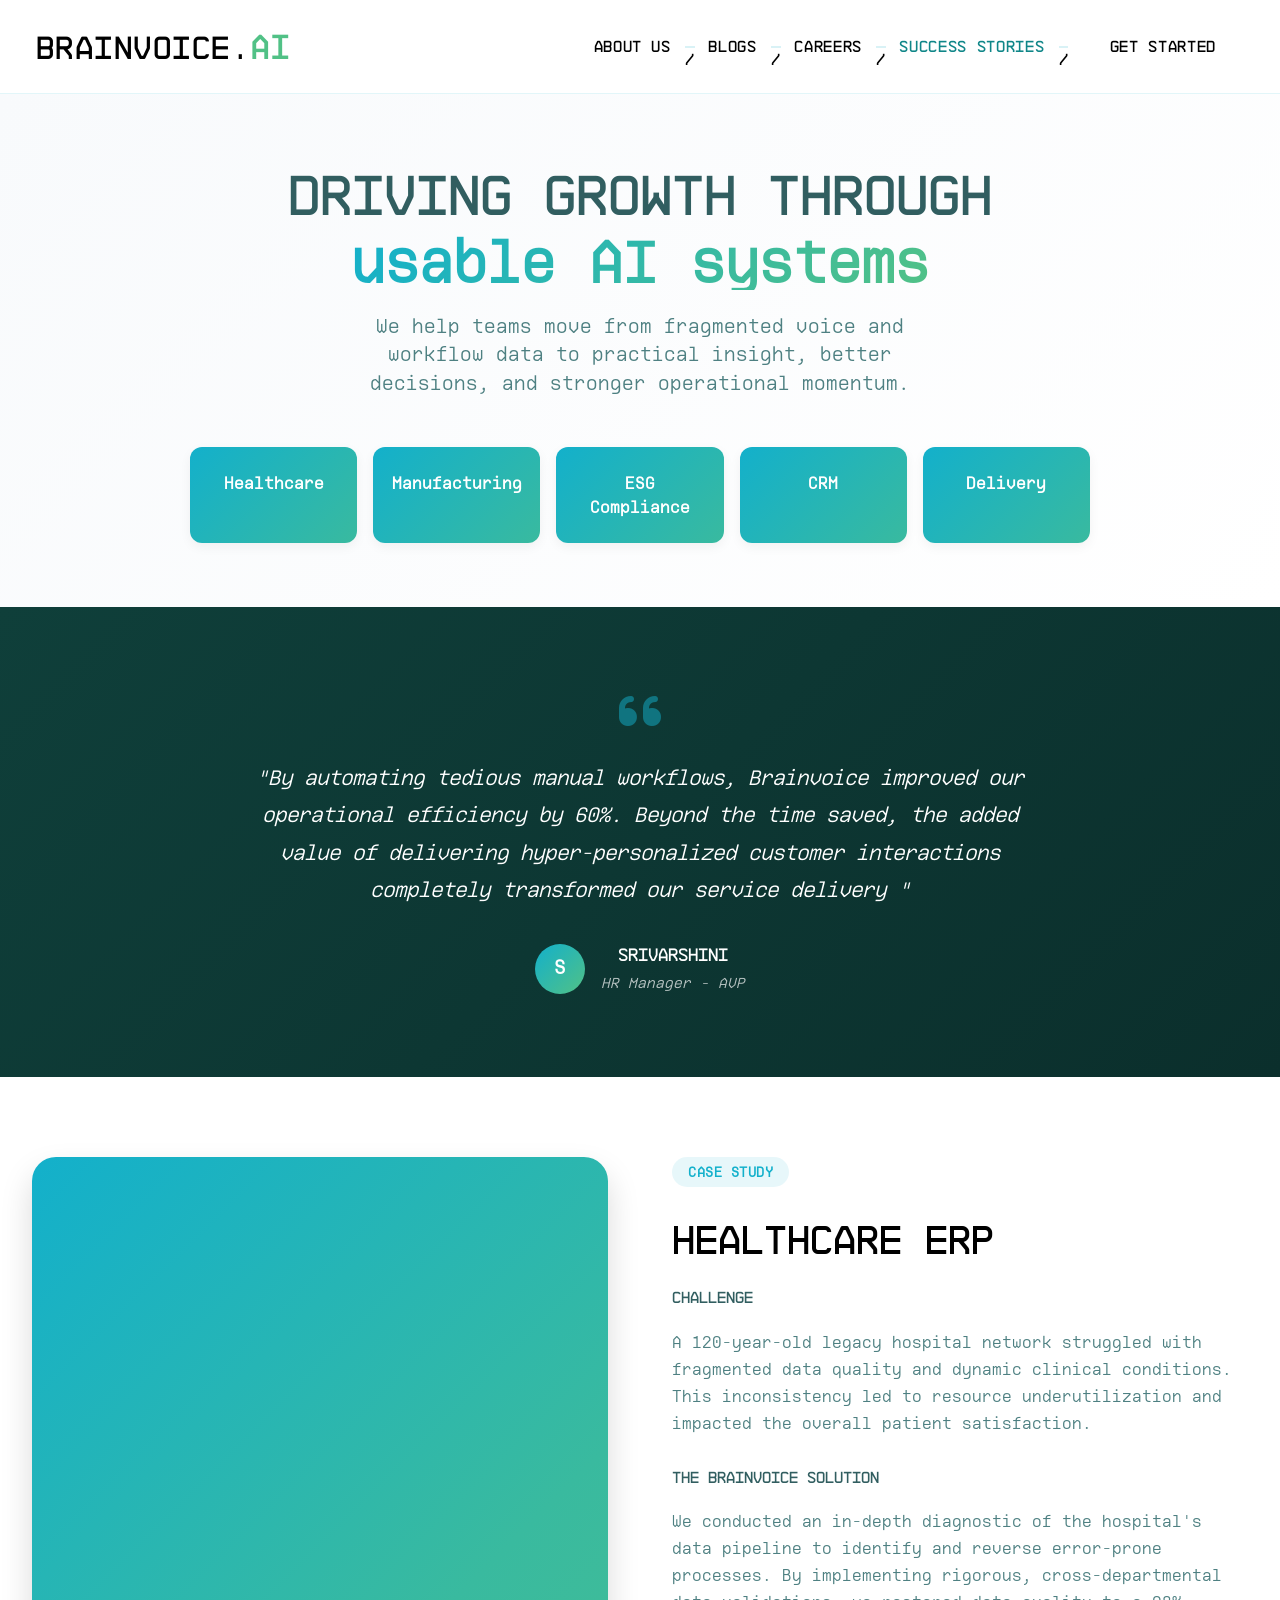
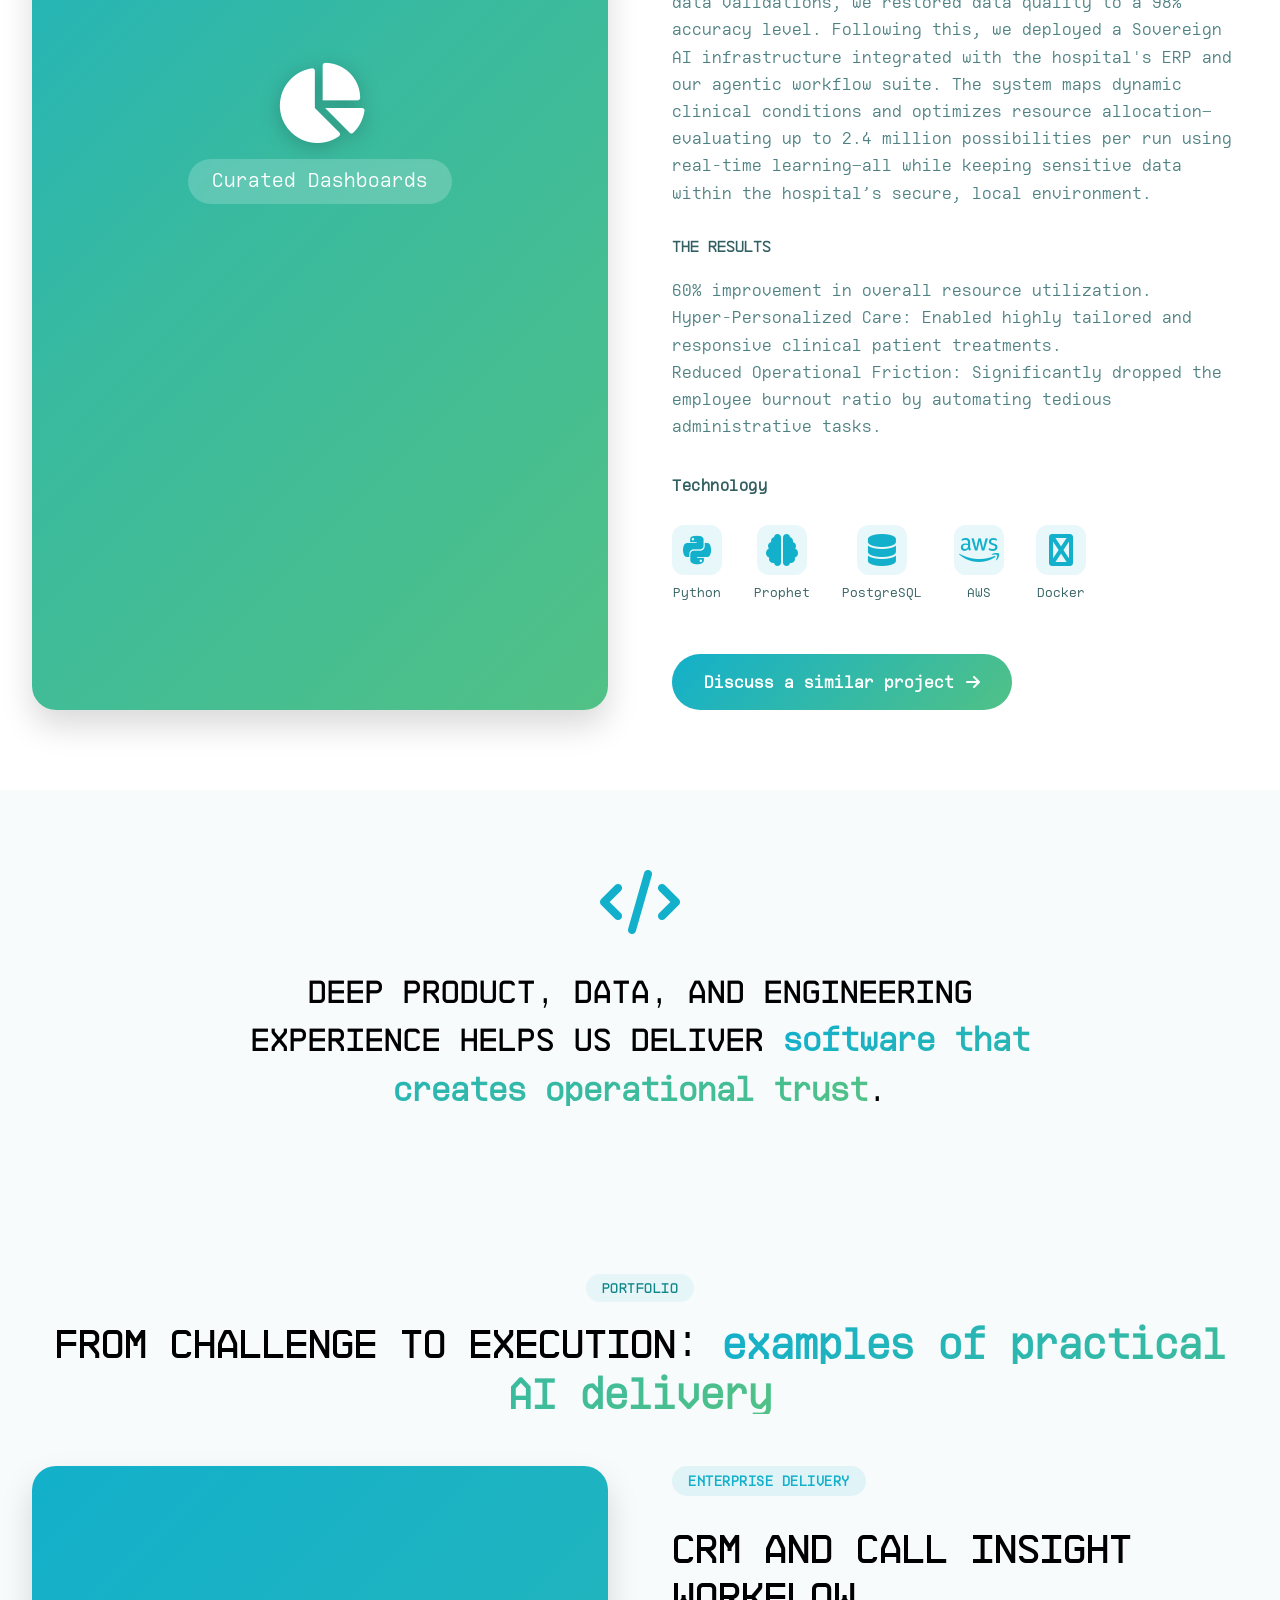
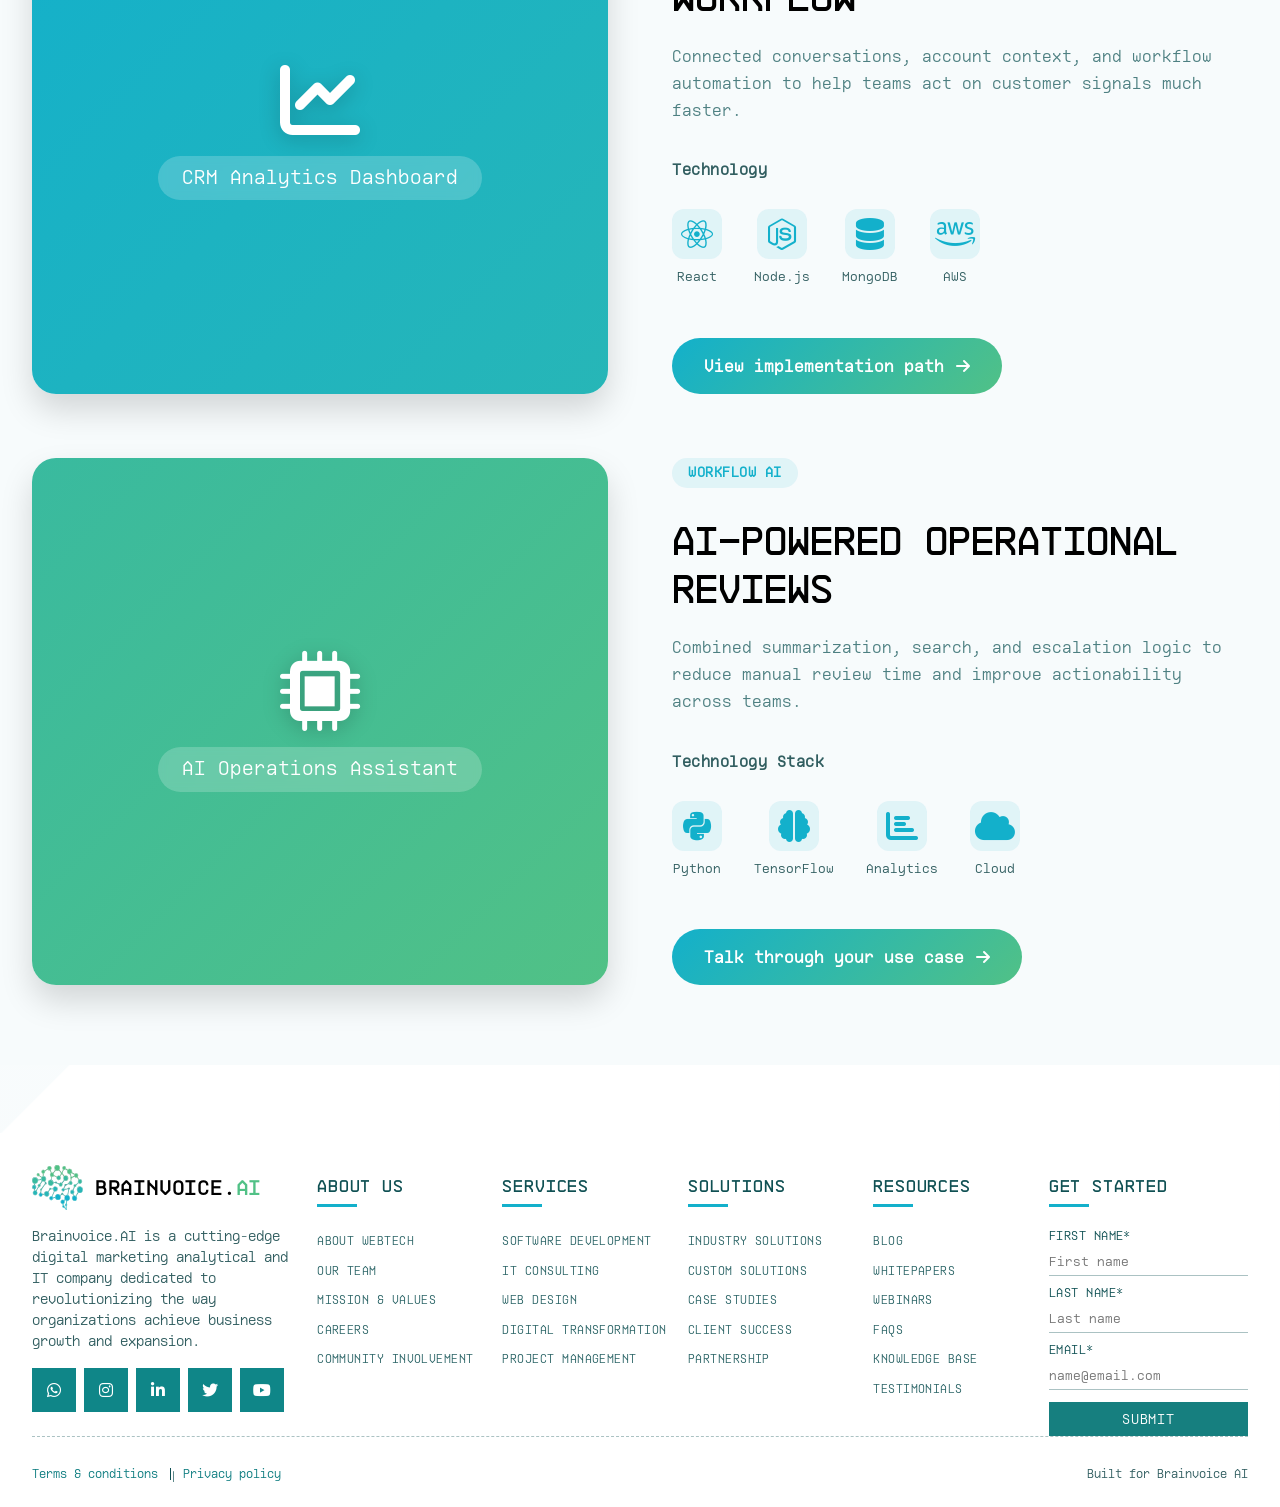
<file: BRAINVOICE - OTHER PAGES/success-stories.html>
<!DOCTYPE html>
<html lang="en">
<head>
  <meta charset="UTF-8">
  <meta name="viewport" content="width=device-width, initial-scale=1.0">
  <title>Brainvoice - Success Stories</title>
  <link rel="stylesheet" href="https://cdnjs.cloudflare.com/ajax/libs/font-awesome/6.0.0/css/all.min.css">
  <link rel="stylesheet" href="css/style.css">
  <link rel="stylesheet" href="css/success.css">
</head>
<body>
  <nav class="navbar">
    <a class="logo-container" href="../index.html" aria-label="Brainvoice landing page">
      <img src="images/BrainVoice-logo.svg" alt="Brainvoice" class="logo-img">
      <span class="logo-text">BRAINVOICE.<span class="logo-ai">AI</span></span>
    </a>

    <div class="nav-links">
      <a href="about.html">About Us</a>
      <a href="blogs.html">Blogs</a>
      <a href="careers.html">Careers</a>
      <a href="success-stories.html" class="active">Success Stories</a>
      <a href="contactus.html" class="nav-cta">Get Started</a>
    </div>

    <button class="mobile-menu-btn" id="mobileMenuBtn" aria-label="Menu">
      <i class="fas fa-bars"></i>
    </button>
  </nav>

  <main>
    <section class="success-hero">
      <div class="container">
        <h1>Driving growth through <span class="gradient-text">usable AI systems</span></h1>
        <p class="hero-subtitle">We help teams move from fragmented voice and workflow data to practical insight, better decisions, and stronger operational momentum.</p>

        <div class="lorem-grid">

          <div class="lorem-item">Healthcare</div>
          <div class="lorem-item">Manufacturing</div>
          <div class="lorem-item">ESG Compliance</div>
          <div class="lorem-item">CRM</div>
          <div class="lorem-item">Delivery</div>
        </div>
      </div>
    </section>

    <section class="quote-section">
      <div class="container">
        <div class="quote-content">
          <i class="fas fa-quote-left"></i>
          <p>"By automating tedious manual workflows, Brainvoice improved our operational efficiency by 60%. Beyond the time saved, the added value of delivering hyper-personalized customer interactions completely transformed our service delivery   
"</p>
          <div class="quote-author">
            <div class="author-avatar">S</div>
            <div class="author-info">
              <h4>Srivarshini</h4>
              <p>HR Manager - AVP</p>
            </div>
          </div>
        </div>
      </div>
    </section>

    <section class="case-study-section">
      <div class="container">
        <div class="case-study-grid">
          <div class="case-study-image">
            <div class="image-placeholder">
              <i class="fas fa-chart-pie"></i>
              <span>Curated Dashboards</span>
            </div>
          </div>

          <div class="case-study-content">
            <span class="case-category">Case Study</span>
            <h2 class="case-title">Healthcare ERP</h2>
            <h4>Challenge</h4>
            <p class="case-description">A 120-year-old legacy hospital network struggled with fragmented data quality and dynamic clinical conditions. This inconsistency led to resource underutilization and impacted the overall patient satisfaction.
</p>
            <h4>The Brainvoice Solution</h4>
            <p class="case-description">We conducted an in-depth diagnostic of the hospital's data pipeline to identify and reverse error-prone processes. By implementing rigorous, cross-departmental data validations, we restored data quality to a 98% accuracy level. Following this, we deployed a Sovereign AI infrastructure integrated with the hospital's ERP and our agentic workflow suite. The system maps dynamic clinical conditions and optimizes resource allocation—evaluating up to 2.4 million possibilities per run using real-time learning—all while keeping sensitive data within the hospital’s secure, local environment.

            </p>
<h4>The Results</h4>
            <p class="case-description">60% improvement in overall resource utilization.<br>Hyper-Personalized Care: Enabled highly tailored and responsive clinical patient treatments.
<br>Reduced Operational Friction: Significantly dropped the employee burnout ratio by automating tedious administrative tasks.
</p>


            <span class="tech-label">Technology</span>
            <div class="tech-icons">
              <div class="tech-icon-item"><i class="fab fa-python"></i><span>Python</span></div>
              <div class="tech-icon-item"><i class="fas fa-brain"></i><span>Prophet</span></div>
              <div class="tech-icon-item"><i class="fas fa-database"></i><span>PostgreSQL</span></div>
              <div class="tech-icon-item"><i class="fab fa-aws"></i><span>AWS</span></div>
              <div class="tech-icon-item"><i class="fas fa-docker"></i><span>Docker</span></div>
            </div>
            <a href="contactus.html" class="case-btn">Discuss a similar project <i class="fas fa-arrow-right"></i></a>
          </div>
        </div>
      </div>
    </section>


    <section class="developer-section">
      <div class="container">
        <div class="developer-content">
          <i class="fas fa-code"></i>
          <h2>Deep product, data, and engineering experience helps us deliver <span class="gradient-text">software that creates operational trust</span>.</h2>
        </div>
      </div>
    </section>

    <section class="portfolio-section">
      <div class="container">
        <div class="section-header centered">
          <span class="section-badge">Portfolio</span>
          <h2>From challenge to execution: <span class="gradient-text">examples of practical AI delivery</span></h2>
        </div>

        <div class="case-study-grid reverse">
          <div class="case-study-content">
            <span class="case-category">Enterprise Delivery</span>
            <h2 class="case-title">CRM and Call Insight Workflow</h2>
            <p class="case-description">Connected conversations, account context, and workflow automation to help teams act on customer signals much faster.</p>
            <span class="tech-label">Technology</span>
            <div class="tech-icons">
              <div class="tech-icon-item"><i class="fab fa-react"></i><span>React</span></div>
              <div class="tech-icon-item"><i class="fab fa-node-js"></i><span>Node.js</span></div>
              <div class="tech-icon-item"><i class="fas fa-database"></i><span>MongoDB</span></div>
              <div class="tech-icon-item"><i class="fab fa-aws"></i><span>AWS</span></div>
            </div>
            <a href="contactus.html" class="case-btn">View implementation path <i class="fas fa-arrow-right"></i></a>
          </div>

          <div class="case-study-image">
            <div class="image-placeholder" style="background: linear-gradient(135deg, #13B0CB, #27B6B7)">
              <i class="fas fa-chart-line"></i>
              <span>CRM Analytics Dashboard</span>
            </div>
          </div>
        </div>

        <div class="case-study-grid">
          <div class="case-study-image">
            <div class="image-placeholder" style="background: linear-gradient(135deg, #39BA9F, #51C186)">
              <i class="fas fa-microchip"></i>
              <span>AI Operations Assistant</span>
            </div>
          </div>
          <div class="case-study-content">
            <span class="case-category">Workflow AI</span>
            <h2 class="case-title">AI-Powered Operational Reviews</h2>
            <p class="case-description">Combined summarization, search, and escalation logic to reduce manual review time and improve actionability across teams.</p>
            <span class="tech-label">Technology Stack</span>
            <div class="tech-icons">
              <div class="tech-icon-item"><i class="fab fa-python"></i><span>Python</span></div>
              <div class="tech-icon-item"><i class="fas fa-brain"></i><span>TensorFlow</span></div>
              <div class="tech-icon-item"><i class="fas fa-chart-bar"></i><span>Analytics</span></div>
              <div class="tech-icon-item"><i class="fas fa-cloud"></i><span>Cloud</span></div>
            </div>
            <a href="contactus.html" class="case-btn">Talk through your use case <i class="fas fa-arrow-right"></i></a>
          </div>
        </div>
      </div>
    </section>
  </main>

  <div id="site-footer-mount"></div>
	<script src="../includes/load-site-footer.js" defer></script>

  <script src="js/script.js"></script>
</body>
</html>
</file>
<file: BRAINVOICE - OTHER PAGES/css/style.css>
@import url('https://fonts.googleapis.com/css2?family=Orbitron:wght@400;500;600;700;800&display=swap');

* {
  margin: 0;
  padding: 0;
  box-sizing: border-box;
}

body {
  font-family: 'Orbitron', sans-serif;
}

h1, h2, h3, h4, h5, h6 {
  font-family: 'Orbitron', sans-serif;
}
:root {
  /* Logo colors */
  --color-1: #70B78F;
  --color-2: #58B0A8;
  --color-3: #51C186;
  --color-4: #39BA9F;
  --color-5: #27B6B7;
  --color-6: #13B0CB;
  
  --gradient-primary: linear-gradient(135deg, #13B0CB, #27B6B7, #39BA9F);
  --gradient-secondary: linear-gradient(135deg, #51C186, #58B0A8, #70B78F);
  --gradient-accent: linear-gradient(45deg, #13B0CB, #51C186);
  
  --black: #000000;
  --black-light: #1a1a1a;
  --gray-dark: #2d2d2d;
  --gray-medium: #4a4a4a;
  --gray-light: #6b6b6b;
  --gray-lighter: #e0e0e0;
  --white: #ffffff;
  --off-white: #f5f5f5;
  
  --text-dark: var(--black);
  --text-medium: var(--gray-medium);
  --text-light: var(--gray-light);
  
  --bg-white: var(--white);
  --bg-light: var(--off-white);
  --bg-dark: var(--black-light);
  --bg-gradient: linear-gradient(135deg, #f8fafc, #f0f7fa, #e6f0f5);
  
  --border-light: #e9edf4;
  --shadow-sm: 0 4px 12px rgba(0, 0, 0, 0.05);
  --shadow-md: 0 8px 24px rgba(0, 0, 0, 0.1);
  --shadow-lg: 0 16px 32px rgba(0, 0, 0, 0.15);
  --shadow-colored: 0 10px 30px -5px rgba(19, 176, 203, 0.3);
}

body {
  background: var(--bg-gradient);
  color: var(--text-dark);
  line-height: 1.5;
  min-height: 100vh;
  display: flex;
  flex-direction: column;
}

/* NAVBAR */
.navbar {
  display: flex;
  align-items: center;
  justify-content: space-between;
  padding: 1rem 4rem;
  background-color: var(--white);
  border-bottom: 1px solid var(--border-light);
  position: sticky;
  top: 0;
  z-index: 100;
  backdrop-filter: blur(10px);
  background-color: rgba(255, 255, 255, 0.95);
  box-shadow: var(--shadow-sm);
}

.logo-container {
  display: flex;
  align-items: center;
  gap: 10px;
}

.logo-img {
  height: 40px;
  width: auto;
  object-fit: contain;
}

.logo-text {
  font-size: 1.8rem;
  font-weight: 700;
  letter-spacing: -0.02em;
  background: var(--gradient-accent);
  -webkit-background-clip: text;
  -webkit-text-fill-color: transparent;
  background-clip: text;
}

.logo-text span {
  background: var(--gradient-primary);
  -webkit-background-clip: text;
  -webkit-text-fill-color: transparent;
  background-clip: text;
}

.nav-links {
  display: flex;
  gap: 2.5rem;
  font-weight: 500;
}

.nav-links a {
  text-decoration: none;
  color: var(--text-medium);
  font-size: 1rem;
  transition: all 0.2s;
  position: relative;
}

.nav-links a::after {
  content: '';
  position: absolute;
  bottom: -4px;
  left: 0;
  width: 0;
  height: 2px;
  background: var(--gradient-primary);
  transition: width 0.2s;
}

.nav-links a:hover::after,
.nav-links .active::after {
  width: 100%;
}

.nav-links a:hover,
.nav-links .active {
  background: var(--gradient-accent);
  -webkit-background-clip: text;
  -webkit-text-fill-color: transparent;
  background-clip: text;
}

.mobile-menu-btn {
  display: none;
  background: none;
  border: none;
  font-size: 1.5rem;
  background: var(--gradient-primary);
  -webkit-background-clip: text;
  -webkit-text-fill-color: transparent;
  cursor: pointer;
}

/* TOP TAGLINE */
.top-tagline {
  background: var(--black);
  color: var(--white);
  padding: 0.75rem 4rem;
  font-size: 0.9rem;
  border-bottom: 1px solid var(--gray-dark);
  font-style: italic;
  display: flex;
  align-items: center;
  gap: 0.5rem;
}

.top-tagline i {
  color: var(--color-3);
  font-size: 0.7rem;
}

/* CONTAINER */
.container {
  max-width: 1280px;
  margin: 0 auto;
  padding: 0 2rem;
}

/* SECTION BADGE */
.section-badge {
  display: inline-block;
  background: rgba(19, 176, 203, 0.1);
  color: var(--color-6);
  padding: 0.25rem 1rem;
  border-radius: 50px;
  font-size: 0.85rem;
  font-weight: 600;
  letter-spacing: 0.5px;
  margin-bottom: 1rem;
}

.section-header {
  margin-bottom: 3rem;
}

.section-header.centered {
  text-align: center;
}

.section-header h2 {
  font-size: 2.5rem;
  font-weight: 700;
  line-height: 1.2;
  color: var(--black);
}

.gradient-text {
  display: inline;
  background: var(--gradient-primary);
  -webkit-background-clip: text;
  -webkit-text-fill-color: transparent;
  background-clip: text;
  color: transparent;
}

.section-header h2 .gradient-text {
  background: var(--gradient-primary) !important;
  -webkit-background-clip: text !important;
  background-clip: text !important;
  -webkit-text-fill-color: transparent !important;
  color: transparent !important;
}

/* NEWSLETTER SECTION (Global) */
.newsletter-section {
  padding: 4rem 0;
  background: var(--black);
}

.newsletter-content {
  display: flex;
  flex-wrap: wrap;
  align-items: center;
  gap: 2rem;
  color: #0f5053;
}

.newsletter-icon {
  font-size: 3rem;
  background: var(--gradient-primary);
  -webkit-background-clip: text;
  -webkit-text-fill-color: transparent;
  width: 80px;
  height: 80px;
  border-radius: 50%;
  display: flex;
  align-items: center;
  justify-content: center;
  border: 2px solid var(--color-6);
}

.newsletter-text {
  flex: 1;
  min-width: 250px;
}

.newsletter-text h3 {
  font-size: 1.5rem;
  font-weight: 600;
  margin-bottom: 0.25rem;
  color: #0f5053;
  background: var(--gradient-primary);
  -webkit-background-clip: text;
  background-clip: text;
  -webkit-text-fill-color: transparent;
}

.newsletter-text p {
  color: #315e60;
  font-size: 1rem;
}

.newsletter-form {
  display: flex;
  gap: 0.75rem;
  min-width: 400px;
  flex-wrap: wrap;
}

.input-wrapper {
  flex: 1;
  position: relative;
  min-width: 250px;
}

.input-icon {
  position: absolute;
  left: 1rem;
  top: 50%;
  transform: translateY(-50%);
  color: var(--color-6);
  font-size: 1rem;
}

.input-wrapper input {
  width: 100%;
  box-sizing: border-box;
  padding: 0.9rem 1rem 0.9rem 2.5rem;
  border: 1px solid var(--gray-dark);
  border-radius: 50px;
  font-size: 1rem;
  line-height: 1.25;
  min-height: 3.25rem;
  background: var(--gray-dark);
  color: var(--white);
  outline: none;
  transition: all 0.2s;
}

.input-wrapper input:focus {
  border-color: var(--color-6);
  box-shadow: 0 0 0 2px rgba(19, 176, 203, 0.3);
}

.subscribe-btn {
  background: var(--gradient-primary);
  color: var(--white);
  border: none;
  box-sizing: border-box;
  padding: 0.9rem 2rem;
  min-height: 3.25rem;
  border-radius: 50px;
  font-weight: 600;
  font-size: 1rem;
  cursor: pointer;
  transition: all 0.2s;
  display: inline-flex;
  align-items: center;
  justify-content: center;
  gap: 8px;
  white-space: nowrap;
}

.subscribe-btn:hover {
  gap: 12px;
  box-shadow: var(--shadow-colored);
}

/* FOOTER (Global) */
.footer {
  background: var(--black);
  color: var(--white);
  margin-top: auto;
  padding: 4rem 0 0;
  border-top: 1px solid var(--gray-dark);
}

.footer-container {
  max-width: 1280px;
  margin: 0 auto;
  padding: 0 2rem 3rem;
  display: grid;
  grid-template-columns: repeat(auto-fit, minmax(180px, 1fr));
  gap: 2.5rem;
  border-bottom: 1px solid var(--gray-dark);
}

.footer-column h4 {
  background: var(--gradient-primary);
  -webkit-background-clip: text;
  -webkit-text-fill-color: transparent;
  font-size: 1.1rem;
  font-weight: 600;
  margin-bottom: 1.2rem;
  position: relative;
  padding-bottom: 0.5rem;
}

.footer-column h4::after {
  content: '';
  position: absolute;
  bottom: 0;
  left: 0;
  width: 30px;
  height: 2px;
  background: var(--gradient-primary);
}

.footer-column ul {
  list-style: none;
}

.footer-column ul li {
  margin-bottom: 0.6rem;
}

.footer-column ul li a {
  color: var(--gray-lighter);
  text-decoration: none;
  font-size: 0.9rem;
  transition: all 0.2s;
  display: inline-block;
}

.footer-column ul li a:hover {
  background: var(--gradient-primary);
  -webkit-background-clip: text;
  -webkit-text-fill-color: transparent;
  transform: translateX(4px);
}

.footer-bottom {
  background: var(--black-light);
  padding: 1.5rem 2rem;
}

.footer-bottom-content {
  max-width: 1280px;
  margin: 0 auto;
  display: flex;
  justify-content: space-between;
  align-items: center;
  flex-wrap: wrap;
  gap: 1.5rem;
}

.footer-logo {
  display: flex;
  align-items: center;
  gap: 10px;
}

.footer-logo-img {
  height: 30px;
  width: auto;
  filter: brightness(0) invert(1);
}

.footer-logo-text {
  font-size: 1.3rem;
  font-weight: 700;
  background: var(--gradient-primary);
  -webkit-background-clip: text;
  -webkit-text-fill-color: transparent;
}

.footer-copyright {
  display: flex;
  align-items: center;
  gap: 1rem;
  color: var(--gray-light);
  font-size: 0.9rem;
  flex-wrap: wrap;
  justify-content: center;
}

.footer-copyright .divider {
  color: var(--color-6);
}

.footer-social {
  display: flex;
  gap: 1rem;
}

.footer-social a {
  color: var(--white);
  background: var(--gray-dark);
  width: 36px;
  height: 36px;
  border-radius: 50%;
  display: flex;
  align-items: center;
  justify-content: center;
  transition: all 0.2s;
}

.footer-social a:hover {
  background: var(--gradient-primary);
  transform: translateY(-3px);
}

/* RESPONSIVE */
@media (max-width: 900px) {
  .navbar {
    padding: 1rem 2rem;
  }
  
  .nav-links {
    display: none;
  }
  
  .nav-links.active {
    display: flex;
    flex-direction: column;
    position: absolute;
    top: 100%;
    left: 0;
    right: 0;
    background: var(--white);
    padding: 1rem 2rem;
    box-shadow: var(--shadow-md);
    gap: 1rem;
    z-index: 99;
  }
  
  .mobile-menu-btn {
    display: block;
  }
  
  .top-tagline {
    padding: 0.5rem 2rem;
  }
  
  .newsletter-form {
    min-width: 100%;
  }
}

@media (max-width: 600px) {
  .container {
    padding: 0 1rem;
  }
  
  .newsletter-content {
    flex-direction: column;
    text-align: center;
  }
  
  .newsletter-icon {
    margin: 0 auto;
  }
  
  .newsletter-form {
    flex-direction: column;
    align-items: stretch;
    width: 100%;
    gap: 0.75rem;
  }

  .input-wrapper {
    min-width: 0;
    width: 100%;
  }
  
  .subscribe-btn {
    width: 100%;
    min-height: 3.25rem;
    justify-content: center;
  }
  
  .footer-container {
    grid-template-columns: 1fr 1fr;
  }
  
  .footer-bottom-content {
    flex-direction: column;
    text-align: center;
  }
  
  .footer-copyright .divider {
    display: none;
  }
}

/* BrainVoice refresh */
.top-tagline {
  display: none !important;
}

.navbar {
  padding: 1.2rem 2.5rem;
  border-bottom: 1px solid rgba(19, 176, 203, 0.12);
  background: rgba(255, 255, 255, 0.98);
}

.logo-container {
  text-decoration: none;
}

.navbar .logo-img {
  display: none;
}

.logo-text {
  color: #000;
  background: none;
  -webkit-text-fill-color: initial;
  font-family: 'teknolog', sans-serif;
  font-size: 2rem;
  letter-spacing: 0.04em;
  text-transform: uppercase;
}

.logo-text span,
.footer-brand-text span {
  color: #51c186;
  background: none;
  -webkit-text-fill-color: initial;
}

.nav-links {
  align-items: center;
  gap: 0.95rem;
}

.nav-links a {
  font-family: 'teknolog', sans-serif;
  font-size: 1.02rem;
  letter-spacing: 0.04em;
  text-transform: uppercase;
  color: #000;
  padding-right: 1rem;
}

.nav-links a:not(.nav-cta)::after {
  content: '/';
  width: auto;
  height: auto;
  position: absolute;
  right: -0.5rem;
  left: auto;
  bottom: auto;
  top: 50%;
  transform: translateY(-50%);
  background: transparent;
  color: #000;
}

.nav-cta {
  padding: 0.95rem 1.7rem !important;
  border-radius: 0;
  clip-path: polygon(0 0, 92% 0, 100% 50%, 92% 100%, 0 100%);
  background: #0f8688;
  color: var(--white) !important;
  box-shadow: none;
}

.nav-cta::after {
  display: none;
}

.nav-cta:hover,
.nav-cta.active {
  -webkit-text-fill-color: var(--white);
  background: #0b6f71;
  transform: none;
}

main {
  position: relative;
}

main::before {
  content: '';
  position: fixed;
  inset: 0;
  pointer-events: none;
  background:
    radial-gradient(circle at top right, rgba(19, 176, 203, 0.12), transparent 28%),
    radial-gradient(circle at left 20%, rgba(81, 193, 134, 0.08), transparent 26%);
  z-index: -1;
}

.reveal-on-scroll {
  opacity: 0;
  transform: translateY(30px);
  transition: opacity 0.7s ease, transform 0.7s ease;
}

.reveal-on-scroll.is-visible {
  opacity: 1;
  transform: translateY(0);
}

.footer {
  background: #fff;
  color: #0f5053;
  border-top: 1px solid rgba(19, 176, 203, 0.12);
  padding-top: 3.5rem;
}

.footer-container {
  max-width: 1380px;
  grid-template-columns: 1.2fr 0.95fr 0.95fr 0.95fr 0.95fr 1.25fr;
  gap: 1.75rem;
  padding-bottom: 2.5rem;
  border-bottom: 1px dashed rgba(15, 80, 83, 0.2);
}

.footer-column h4,
.footer-brand-column h4 {
  color: #000;
  background: none;
  -webkit-text-fill-color: initial;
  text-transform: uppercase;
  letter-spacing: 0.05em;
  font-size: 1rem;
  font-family: 'teknolog', sans-serif;
}

.footer-column h4::after,
.footer-brand-column h4::after {
  width: 36px;
  background: linear-gradient(135deg, #13b0cb, #51c186);
}

.footer-brand-column {
  display: flex;
  flex-direction: column;
  gap: 1.1rem;
}

.footer-brand {
  display: flex;
  align-items: center;
  gap: 0.9rem;
  text-decoration: none;
}

.footer-brand img {
  height: 42px;
  width: auto;
}

.footer-brand-text {
  font-family: 'teknolog', sans-serif;
  color: #000;
  font-size: 1.95rem;
  letter-spacing: 0.04em;
  text-transform: uppercase;
}

.footer-brand-copy {
  color: #315e60;
  line-height: 1.8;
  max-width: 260px;
}

.footer-social {
  display: flex;
  gap: 0.75rem;
}

.footer-social a {
  width: 42px;
  height: 42px;
  border-radius: 12px;
  color: var(--white);
  background: #0f8688;
  box-shadow: none;
}

.footer-social a:hover {
  transform: translateY(-3px) scale(1.02);
  background: linear-gradient(135deg, #0a6f71, #0ea2bb);
}

.footer-column ul li a {
  color: #2d6668;
  line-height: 1.7;
  font-family: 'teknolog', sans-serif;
  text-transform: uppercase;
  letter-spacing: 0.04em;
}

.footer-column ul li a:hover {
  transform: translateX(6px);
}

.footer-form-column {
  background: transparent;
  border: none;
  border-radius: 0;
  padding: 0;
  box-shadow: none;
}

.footer-form {
  display: grid;
  gap: 0.9rem;
}

.footer-form label {
  color: #0f5053;
  font-size: 0.88rem;
  text-transform: uppercase;
  letter-spacing: 0.05em;
  font-family: 'teknolog', sans-serif;
}

.footer-form input {
  width: 100%;
  border: none;
  border-bottom: 1px solid rgba(15, 80, 83, 0.28);
  background: transparent;
  padding: 0.55rem 0;
  color: #0f5053;
  outline: none;
  font-family: inherit;
}

.footer-form input:focus {
  border-bottom-color: #13b0cb;
}

.footer-form button {
  width: fit-content;
  min-width: 124px;
  border: none;
  border-radius: 0;
  background: #167f7f;
  color: var(--white);
  padding: 0.95rem 1.7rem;
  cursor: pointer;
  font-family: 'ki', sans-serif;
  font-size: 1rem;
  transition: transform 0.2s ease, box-shadow 0.2s ease;
}

.footer-form button:hover {
  transform: translateY(-2px);
  box-shadow: 0 14px 24px rgba(22, 127, 127, 0.18);
}

.footer-bottom {
  background: transparent;
  padding-top: 1.4rem;
  padding-bottom: 1.8rem;
}

.footer-bottom-content {
  color: #315e60;
}

.footer-meta-link {
  color: #0e7d80;
  text-decoration: none;
}

.footer-meta-link:hover {
  text-decoration: underline;
}

@media (max-width: 1200px) {
  .footer-container {
    grid-template-columns: repeat(3, minmax(0, 1fr));
  }
}

@media (max-width: 900px) {
  .navbar {
    padding: 1rem 1.25rem;
  }

  .nav-links.active {
    padding: 1rem 1.25rem 1.25rem;
    gap: 0.85rem;
  }

  .nav-links.active a:not(.nav-cta)::after {
    display: none;
  }

  .nav-cta {
    width: 100%;
    text-align: center;
    clip-path: none;
  }

  .footer-container {
    grid-template-columns: repeat(2, minmax(0, 1fr));
  }
}

@media (max-width: 640px) {
  .footer-container {
    grid-template-columns: 1fr;
  }

  .footer-form-column {
    padding: 1rem;
  }

  .footer-bottom-content,
  .footer-copyright {
    flex-direction: column;
    text-align: center;
  }
}

@font-face {
  font-family: 'ki';
  src: url('../../wp-content/themes/startdigital/static/font/ki.woff');
}

@font-face {
  font-family: 'teknolog';
  src: url('../../wp-content/themes/startdigital/static/font/nb_architekt_bold.woff2');
}

:root {
  --font-heading: 'teknolog', sans-serif;
  --font-body: 'ki', sans-serif;
  --color-3: #51c186;
  --color-6: #13b0cb;
  --text-dark: #000000;
  --text-medium: #315e60;
  --text-light: #4e8082;
  --bg-white: #ffffff;
  --bg-light: #f7fbfc;
  --bg-gradient: linear-gradient(180deg, rgba(255, 255, 255, 0.98), rgba(247, 251, 252, 0.94));
  --border-light: rgba(19, 176, 203, 0.12);
  --gradient-primary: linear-gradient(135deg, #13b0cb, #51c186);
  --gradient-accent: linear-gradient(135deg, #13b0cb, #51c186);
}

html,
body {
  font-family: var(--font-body) !important;
  background: var(--bg-gradient) !important;
  color: var(--text-medium) !important;
}

body p,
body a,
body span,
body li,
body label,
body input,
body textarea,
body select,
body button,
.hero-description,
.section-header p,
.footer-brand p,
.footer-bottom-content,
.footer-form input {
  font-family: var(--font-body) !important;
}

body h1,
body h2,
body h3,
body h4,
body h5,
body h6,
body .logo-text,
body .nav-links a,
body .hero-badge,
body .section-badge,
body .nav-cta,
body .footer-column h3,
body .footer-column a,
body .footer-form label {
  font-family: var(--font-heading) !important;
}

.navbar {
  background: rgba(255, 255, 255, 0.96) !important;
  border-bottom: 1px solid var(--border-light) !important;
  box-shadow: none !important;
}

.logo-text {
  color: #000 !important;
  background: none !important;
  -webkit-text-fill-color: initial !important;
}

.logo-text span {
  color: var(--color-3) !important;
  background: none !important;
  -webkit-text-fill-color: initial !important;
}

.nav-links a {
  color: #000 !important;
  background: none !important;
  -webkit-text-fill-color: initial !important;
}

.nav-links a:hover,
.nav-links .active {
  color: #0f8688 !important;
  background: none !important;
  -webkit-text-fill-color: initial !important;
}

.hero-section,
.newsletter-section,
.stats-section,
.blog-posts-section,
.blog-grid-section,
.career-hero,
.contact-hero {
  background: transparent !important;
}

.section-badge,
.hero-badge {
  background: rgba(19, 176, 203, 0.08) !important;
  color: #0f8688 !important;
}

.featured-card,
.post-card,
.category-card,
.opening-card,
.benefit-card,
.process-step,
.contact-card,
.success-card,
.story-card {
  background: rgba(255, 255, 255, 0.96) !important;
  color: var(--text-medium) !important;
  border: 1px solid rgba(19, 176, 203, 0.12) !important;
  box-shadow: 0 18px 40px rgba(19, 176, 203, 0.08) !important;
}

.footer {
  background: #fff !important;
  color: #0f5053 !important;
}


/* ==========================================================================
   GLOBAL RESPONSIVE OVERRIDES (ADDED AUTOMATICALLY)
   ========================================================================== */
@media (max-width: 900px) {
  .hero-content h1 { font-size: 2.5rem !important; }
  .section-header h2 { font-size: 2rem !important; }
  .mission-grid, .strategy-grid, .services-grid, .footer-container, .contact-content, .career-content, .job-listings {
    grid-template-columns: 1fr !important;
    gap: 2rem !important;
  }
}

@media (max-width: 768px) {
  /* Enforce container widths to avoid horizontal scrolling */
  body, html {
    overflow-x: hidden !important;
    max-width: 100vw !important;
  }
  
  .container {
    padding: 0 1rem !important;
    width: 100% !important;
  }

  /* Typography downscaling */
  h1 { font-size: 2.2rem !important; line-height: 1.2 !important; }
  h2 { font-size: 1.8rem !important; line-height: 1.3 !important; }
  h3 { font-size: 1.5rem !important; }
  p, .hero-description, .mission-text { font-size: 0.95rem !important; line-height: 1.5 !important; }
  
  /* Reset complex grids to 1 column */
  .grid-2, .grid-3, .grid-4, .strategy-grid, .services-grid, .mission-grid, .blog-grid, .career-grid {
    display: flex !important;
    flex-direction: column !important;
    gap: 1.5rem !important;
  }

  /* Reset flex layouts */
  .flex-row, .hero-split, .contact-split {
    flex-direction: column !important;
  }

  /* Forms and inputs */
  input, select, textarea, button {
    width: 100% !important;
    max-width: 100% !important;
    box-sizing: border-box !important;
  }

  /* Padding margins normalization */
  .hero-section, .mission-section, .strategy-section, .services-section {
    padding-top: 3rem !important;
    padding-bottom: 3rem !important;
  }

  /* Content images only — keep nav/footer logos at fixed size */
  img:not(.logo-img):not(.bv-site-footer__logo-link img) {
    max-width: 100% !important;
    height: auto !important;
  }
}
</file>
<file: BRAINVOICE - OTHER PAGES/css/about.css>
@import url('https://fonts.googleapis.com/css2?family=Orbitron:wght@400;500;600;700;800&display=swap');

* {
  margin: 0;
  padding: 0;
  box-sizing: border-box;
}

body {
  font-family: 'Orbitron', sans-serif;
}

h1, h2, h3, h4, h5, h6 {
  font-family: 'Orbitron', sans-serif;
}

/* Logo Color Palette */
:root {
  /* Logo colors */
  --color-1: #70B78F;  /* Soft Green */
  --color-2: #58B0A8;  /* Teal */
  --color-3: #51C186;  /* Mint Green */
  --color-4: #39BA9F;  /* Medium Teal */
  --color-5: #27B6B7;  /* Blue-Teal */
  --color-6: #13B0CB;  /* Bright Blue */
  
  /* Gradients using logo colors */
  --gradient-primary: linear-gradient(135deg, #13B0CB, #27B6B7, #39BA9F);
  --gradient-secondary: linear-gradient(135deg, #51C186, #58B0A8, #70B78F);
  --gradient-accent: linear-gradient(45deg, #13B0CB, #51C186);
  
  /* Black and White */
  --black: #000000;
  --black-light: #1a1a1a;
  --gray-dark: #2d2d2d;
  --gray-medium: #4a4a4a;
  --gray-light: #6b6b6b;
  --gray-lighter: #e0e0e0;
  --white: #ffffff;
  --off-white: #f5f5f5;
  
  /* Text colors */
  --text-dark: var(--black);
  --text-medium: var(--gray-medium);
  --text-light: var(--gray-light);
  --text-white: var(--white);
  
  /* Background */
  --bg-white: var(--white);
  --bg-light: var(--off-white);
  --bg-dark: var(--black-light);
  --bg-gradient: linear-gradient(135deg, #f8fafc, #f0f7fa, #e6f0f5);
  
  /* Borders and Shadows */
  --border-light: #e9edf4;
  --border-dark: var(--gray-dark);
  --shadow-sm: 0 4px 12px rgba(0, 0, 0, 0.05);
  --shadow-md: 0 8px 24px rgba(0, 0, 0, 0.1);
  --shadow-lg: 0 16px 32px rgba(0, 0, 0, 0.15);
  --shadow-colored: 0 10px 30px -5px rgba(19, 176, 203, 0.3);
}

body {
  background: var(--bg-gradient);
  color: var(--text-dark);
  line-height: 1.5;
  min-height: 100vh;
  display: flex;
  flex-direction: column;
}

/* NAVBAR */
.navbar {
  display: flex;
  align-items: center;
  justify-content: space-between;
  padding: 1rem 4rem;
  background-color: var(--white);
  border-bottom: 1px solid var(--border-light);
  position: sticky;
  top: 0;
  z-index: 100;
  backdrop-filter: blur(10px);
  background-color: rgba(255, 255, 255, 0.95);
  box-shadow: var(--shadow-sm);
}

.logo-container {
  display: flex;
  align-items: center;
  gap: 10px;
}

.logo-img {
  height: 40px;
  width: auto;
  object-fit: contain;
}

.logo-text {
  font-size: 1.8rem;
  font-weight: 700;
  letter-spacing: -0.02em;
  background: var(--gradient-accent);
  -webkit-background-clip: text;
  -webkit-text-fill-color: transparent;
  background-clip: text;
}

.logo-text span {
  background: var(--gradient-primary);
  -webkit-background-clip: text;
  -webkit-text-fill-color: transparent;
  background-clip: text;
}

.nav-links {
  display: flex;
  gap: 2.5rem;
  font-weight: 500;
}

.nav-links a {
  text-decoration: none;
  color: var(--text-medium);
  font-size: 1rem;
  transition: all 0.2s;
  position: relative;
}

.nav-links a::after {
  content: '';
  position: absolute;
  bottom: -4px;
  left: 0;
  width: 0;
  height: 2px;
  background: var(--gradient-primary);
  transition: width 0.2s;
}

.nav-links a:hover::after,
.nav-links .active::after {
  width: 100%;
}

.nav-links a:hover,
.nav-links .active {
  background: var(--gradient-accent);
  -webkit-background-clip: text;
  -webkit-text-fill-color: transparent;
  background-clip: text;
}

.mobile-menu-btn {
  display: none;
  background: none;
  border: none;
  font-size: 1.5rem;
  background: var(--gradient-primary);
  -webkit-background-clip: text;
  -webkit-text-fill-color: transparent;
  cursor: pointer;
}

/* TOP TAGLINE */
.top-tagline {
  background: var(--black);
  color: var(--white);
  padding: 0.75rem 4rem;
  font-size: 0.9rem;
  border-bottom: 1px solid var(--gray-dark);
  font-style: italic;
  display: flex;
  align-items: center;
  gap: 0.5rem;
}

.top-tagline i {
  color: var(--color-3);
  font-size: 0.7rem;
}

/* CONTAINER */
.container {
  max-width: 1280px;
  margin: 0 auto;
  padding: 0 2rem;
}

/* SECTION BADGE */
.section-badge {
  display: inline-block;
  background: rgba(19, 176, 203, 0.1);
  color: var(--color-6);
  padding: 0.25rem 1rem;
  border-radius: 50px;
  font-size: 0.85rem;
  font-weight: 600;
  letter-spacing: 0.5px;
  margin-bottom: 1rem;
}

.section-header {
  margin-bottom: 3rem;
}

.section-header.centered {
  text-align: center;
}

.section-header h2 {
  font-size: 2.5rem;
  font-weight: 700;
  line-height: 1.2;
  color: var(--black);
}

.gradient-text {
  display: inline;
  background: var(--gradient-primary);
  -webkit-background-clip: text;
  -webkit-text-fill-color: transparent;
  background-clip: text;
  color: transparent;
}

.section-header h2 .gradient-text {
  background: var(--gradient-primary) !important;
  -webkit-background-clip: text !important;
  background-clip: text !important;
  -webkit-text-fill-color: transparent !important;
  color: transparent !important;
}

/* HERO SECTION */
.hero-section {
  padding: 4rem 0;
  background: var(--white);
}

.hero-content {
  max-width: 800px;
}

.hero-badge {
  display: inline-block;
  background: rgba(19, 176, 203, 0.1);
  color: var(--color-6);
  padding: 0.5rem 1.5rem;
  border-radius: 50px;
  font-size: 1rem;
  font-weight: 600;
  margin-bottom: 1.5rem;
}

.hero-content h1 {
  font-size: 4rem;
  font-weight: 800;
  line-height: 1.1;
  margin-bottom: 1.5rem;
  color: var(--black);
}

.hero-description {
  font-size: 1.3rem;
  color: var(--text-medium);
  margin-bottom: 1rem;
  line-height: 1.6;
}

.hero-subdescription {
  font-size: 1.1rem;
  color: var(--text-light);
  margin-bottom: 2.5rem;
  line-height: 1.6;
}

.hero-stats {
  display: grid;
  grid-template-columns: repeat(4, 1fr);
  gap: 2rem;
  margin-top: 2rem;
}

.stat-item {
  display: flex;
  flex-direction: column;
}

.stat-number {
  font-size: 2.5rem;
  font-weight: 800;
  background: var(--gradient-primary);
  -webkit-background-clip: text;
  -webkit-text-fill-color: transparent;
  background-clip: text;
  line-height: 1.2;
}

.stat-label {
  font-size: 0.9rem;
  color: var(--text-light);
}

/* MISSION SECTION */
.mission-section {
  padding: 5rem 0;
  background: var(--bg-light);
}

.mission-grid {
  display: grid;
  grid-template-columns: 1fr 1fr;
  gap: 4rem;
  align-items: center;
}

.mission-content h2 {
  font-size: 2.5rem;
  font-weight: 700;
  line-height: 1.2;
  margin-bottom: 1.5rem;
}

.mission-text {
  font-size: 1.2rem;
  color: var(--text-medium);
  margin-bottom: 2rem;
  line-height: 1.6;
}

.mission-points {
  display: flex;
  flex-direction: column;
  gap: 1.5rem;
}

.mission-point {
  display: flex;
  gap: 1rem;
}

.point-icon {
  flex-shrink: 0;
}

.point-icon i {
  font-size: 1.5rem;
  color: var(--color-6);
}

.point-content h4 {
  font-size: 1.2rem;
  font-weight: 600;
  margin-bottom: 0.5rem;
  color: var(--black);
}

.point-content p {
  color: var(--text-light);
  line-height: 1.6;
}

.mission-image {
  position: relative;
}
.image-grid {
  display: grid;
  grid-template-columns: repeat(2, 1fr);
  gap: 16px;
}

.grid-item {
  width: 100%;
  aspect-ratio: 1 / 1;
  overflow: hidden;
  border-radius: 18px;
  display: flex;
  align-items: center;
  justify-content: center;
  background: #111;
  cursor: pointer;
}

.grid-item img {
  width: 100%;
  height: 100%;
  object-fit: cover;
  display: block;
  transition: transform 0.5s ease;
}

.grid-item:hover img {
  transform: scale(1.08);
}

/* STRATEGY SECTION */
.strategy-section {
  padding: 5rem 0;
  background: var(--white);
}

.strategy-grid {
  display: grid;
  grid-template-columns: repeat(4, 1fr);
  gap: 2rem;
}

.strategy-card {
  padding: 2rem;
  background: var(--white);
  border-radius: 24px;
  border: 1px solid var(--border-light);
  position: relative;
  transition: all 0.3s;
}

.strategy-card:hover {
  transform: translateY(-6px);
  box-shadow: var(--shadow-colored);
  border-color: var(--color-6);
}

.card-number {
  font-size: 3rem;
  font-weight: 800;
  line-height: 1;
  margin-bottom: 1rem;
  background: var(--gradient-primary);
  -webkit-background-clip: text;
  background-clip: text;
  -webkit-text-fill-color: transparent;
  color: transparent;
}

.card-icon {
  font-size: 2rem;
  color: var(--color-6);
  margin-bottom: 1rem;
}

.strategy-card h3 {
  font-size: 1.3rem;
  font-weight: 600;
  margin-bottom: 1rem;
  color: var(--black);
}

.strategy-card p {
  color: var(--text-light);
  line-height: 1.6;
  font-size: 0.95rem;
}

/* SERVICES SECTION */
.services-section {
  padding: 5rem 0;
  background: var(--bg-light);
}

.services-grid {
  display: grid;
  grid-template-columns: repeat(4, 1fr);
  gap: 2rem;
}

.service-card {
  padding: 2rem;
  background: var(--white);
  border-radius: 24px;
  border: 1px solid var(--border-light);
  transition: all 0.3s;
}

.service-card:hover {
  transform: translateY(-6px);
  box-shadow: var(--shadow-colored);
  border-color: var(--color-6);
}

.service-number {
  font-size: 2rem;
  font-weight: 700;
  color: var(--color-6);
  margin-bottom: 1.5rem;
}

.service-card h3 {
  font-size: 1.3rem;
  font-weight: 600;
  margin-bottom: 1rem;
  color: var(--black);
}

.service-card p {
  color: var(--text-light);
  line-height: 1.6;
  font-size: 0.95rem;
  margin-bottom: 1.5rem;
}

.service-link {
  color: var(--color-6);
  text-decoration: none;
  font-weight: 600;
  display: inline-flex;
  align-items: center;
  gap: 0.5rem;
  transition: gap 0.2s;
}

.service-link:hover {
  gap: 0.75rem;
}

/* SOLUTIONS SECTION */
.solutions-section {
  padding: 5rem 0;
  background: var(--white);
}

.solutions-header {
  text-align: center;
  max-width: 800px;
  margin: 0 auto 3rem;
}

.solutions-header h2 {
  font-size: 2.5rem;
  font-weight: 700;
  margin-bottom: 1rem;
}

.solutions-subtitle {
  font-size: 1.1rem;
  color: var(--text-light);
  line-height: 1.6;
}

.solutions-grid {
  display: grid;
  grid-template-columns: repeat(4, 1fr);
  gap: 2rem;
}

.solution-card {
  padding: 2rem;
  background: var(--white);
  border-radius: 24px;
  border: 1px solid var(--border-light);
  transition: all 0.3s;
}

.solution-card:hover {
  transform: translateY(-6px);
  box-shadow: var(--shadow-colored);
  border-color: var(--color-6);
}

.solution-icon {
  width: 60px;
  height: 60px;
  border-radius: 16px;
  display: flex;
  align-items: center;
  justify-content: center;
  margin-bottom: 1.5rem;
}

.solution-icon i {
  font-size: 2rem;
}

.solution-card h3 {
  font-size: 1.2rem;
  font-weight: 600;
  margin-bottom: 1rem;
  color: var(--black);
  line-height: 1.4;
}

.solution-card p {
  color: var(--text-light);
  line-height: 1.6;
  font-size: 0.95rem;
}

/* INDUSTRY SECTION */
.industry-section {
  padding: 5rem 0;
  background: var(--bg-light);
}

.industry-grid {
  display: grid;
  grid-template-columns: repeat(5, 1fr);
  gap: 2rem;
}

.industry-card {
  padding: 2rem;
  border-radius: 24px;
  color: var(--white);
  position: relative;
  overflow: hidden;
  aspect-ratio: 1;
  display: flex;
  flex-direction: column;
  justify-content: flex-end;
  transition: transform 0.3s;
}

.industry-card:hover {
  transform: scale(1.05);
}

.industry-number {
  font-size: 3rem;
  font-weight: 800;
  opacity: 0.3;
  position: absolute;
  top: 1rem;
  right: 1rem;
}

.industry-card h3 {
  font-size: 1.2rem;
  font-weight: 600;
  position: relative;
  z-index: 1;
}

/* TESTIMONIALS SECTION */
.testimonials-section {
  padding: 5rem 0;
  background: var(--white);
}

.testimonials-grid {
  display: grid;
  grid-template-columns: repeat(2, 1fr);
  gap: 2rem;
  max-width: 900px;
  margin: 0 auto;
}

.testimonial-card {
  padding: 2rem;
  background: var(--white);
  border-radius: 24px;
  border: 1px solid var(--border-light);
  transition: all 0.3s;
}

.testimonial-card:hover {
  transform: translateY(-6px);
  box-shadow: var(--shadow-colored);
  border-color: var(--color-6);
}

.testimonial-header {
  display: flex;
  align-items: center;
  gap: 1rem;
  margin-bottom: 1.5rem;
}

.testimonial-avatar {
  width: 50px;
  height: 50px;
  border-radius: 50%;
  display: flex;
  align-items: center;
  justify-content: center;
  color: var(--white);
  font-weight: 600;
  font-size: 1.2rem;
}

.testimonial-info h4 {
  font-size: 1.1rem;
  font-weight: 600;
  margin-bottom: 0.25rem;
}

.testimonial-info p {
  font-size: 0.85rem;
  color: var(--text-light);
}

.testimonial-text {
  color: var(--text-medium);
  line-height: 1.6;
  font-style: italic;
}

/* ENVIRONMENT SECTION */
.environment-section {
  padding: 5rem 0;
  background: linear-gradient(135deg, #0f3f3a, #0b2f2c);
  color: var(--white);
}

.environment-grid {
  display: grid;
  grid-template-columns: 2fr 1fr;
  gap: 4rem;
  align-items: center;
}

.environment-content .section-badge {
  background: rgba(255, 255, 255, 0.1);
  color: var(--white);
}

.environment-content h2 {
  font-size: 2.5rem;
  font-weight: 700;
  margin-bottom: 1.5rem;
}

.environment-content p {
  color: rgba(255, 255, 255, 0.8);
  line-height: 1.8;
  font-size: 1.1rem;
}

.environment-stats {
  display: flex;
  flex-direction: column;
  gap: 2rem;
}

.stat-card {
  padding: 2rem;
  background: rgba(255, 255, 255, 0.1);
  border-radius: 24px;
  backdrop-filter: blur(10px);
  border: 1px solid rgba(255, 255, 255, 0.2);
}

.stat-value {
  display: block;
  font-size: 3rem;
  font-weight: 800;
  background: var(--gradient-primary);
  -webkit-background-clip: text;
  -webkit-text-fill-color: transparent;
  background-clip: text;
  margin-bottom: 0.5rem;
}

.stat-label {
  font-size: 1.1rem;
  opacity: 0.9;
}

/* NEWSLETTER SECTION */
.newsletter-section {
  padding: 4rem 0;
  background: var(--black);
}

.newsletter-content {
  display: flex;
  flex-wrap: wrap;
  align-items: center;
  gap: 2rem;
  color: #0f5053;
}

.newsletter-icon {
  font-size: 3rem;
  background: var(--gradient-primary);
  -webkit-background-clip: text;
  -webkit-text-fill-color: transparent;
  width: 80px;
  height: 80px;
  border-radius: 50%;
  display: flex;
  align-items: center;
  justify-content: center;
  border: 2px solid var(--color-6);
}

.newsletter-text {
  flex: 1;
  min-width: 250px;
}

.newsletter-text h3 {
  font-size: 1.5rem;
  font-weight: 600;
  margin-bottom: 0.25rem;
  color: #0f5053;
  background: var(--gradient-primary);
  -webkit-background-clip: text;
  background-clip: text;
  -webkit-text-fill-color: transparent;
}

.newsletter-text p {
  color: #315e60;
  font-size: 1rem;
}

.newsletter-form {
  display: flex;
  gap: 0.75rem;
  min-width: 400px;
  flex-wrap: wrap;
}

.input-wrapper {
  flex: 1;
  position: relative;
  min-width: 250px;
}

.input-icon {
  position: absolute;
  left: 1rem;
  top: 50%;
  transform: translateY(-50%);
  color: var(--color-6);
  font-size: 1rem;
}

.input-wrapper input {
  width: 100%;
  box-sizing: border-box;
  padding: 0.9rem 1rem 0.9rem 2.5rem;
  border: 1px solid var(--gray-dark);
  border-radius: 50px;
  font-size: 1rem;
  line-height: 1.25;
  min-height: 3.25rem;
  background: var(--gray-dark);
  color: var(--white);
  outline: none;
  transition: all 0.2s;
}

.input-wrapper input:focus {
  border-color: var(--color-6);
  box-shadow: 0 0 0 2px rgba(19, 176, 203, 0.3);
}

.input-wrapper input::placeholder {
  color: var(--gray-light);
}

.subscribe-btn {
  background: var(--gradient-primary);
  color: var(--white);
  border: none;
  box-sizing: border-box;
  padding: 0.9rem 2rem;
  min-height: 3.25rem;
  border-radius: 50px;
  font-weight: 600;
  font-size: 1rem;
  cursor: pointer;
  transition: all 0.2s;
  display: inline-flex;
  align-items: center;
  justify-content: center;
  gap: 8px;
  white-space: nowrap;
}

.subscribe-btn:hover {
  gap: 12px;
  box-shadow: var(--shadow-colored);
}

/* FOOTER */
.footer {
  background: var(--black);
  color: var(--white);
  padding: 4rem 0 0;
  border-top: 1px solid var(--gray-dark);
}

.footer-container {
  max-width: 1280px;
  margin: 0 auto;
  padding: 0 2rem 3rem;
  display: grid;
  grid-template-columns: repeat(auto-fit, minmax(180px, 1fr));
  gap: 2.5rem;
  border-bottom: 1px solid var(--gray-dark);
}

.footer-column h4 {
  background: var(--gradient-primary);
  -webkit-background-clip: text;
  -webkit-text-fill-color: transparent;
  font-size: 1.1rem;
  font-weight: 600;
  margin-bottom: 1.2rem;
  letter-spacing: 0.5px;
  position: relative;
  padding-bottom: 0.5rem;
}

.footer-column h4::after {
  content: '';
  position: absolute;
  bottom: 0;
  left: 0;
  width: 30px;
  height: 2px;
  background: var(--gradient-primary);
}

.footer-column ul {
  list-style: none;
}

.footer-column ul li {
  margin-bottom: 0.6rem;
}

.footer-column ul li a {
  color: var(--gray-lighter);
  text-decoration: none;
  font-size: 0.9rem;
  transition: all 0.2s;
  display: inline-block;
}

.footer-column ul li a:hover {
  background: var(--gradient-primary);
  -webkit-background-clip: text;
  -webkit-text-fill-color: transparent;
  transform: translateX(4px);
}

/* Footer Bottom */
.footer-bottom {
  background: var(--black-light);
  padding: 1.5rem 2rem;
}

.footer-bottom-content {
  max-width: 1280px;
  margin: 0 auto;
  display: flex;
  justify-content: space-between;
  align-items: center;
  flex-wrap: wrap;
  gap: 1.5rem;
}

.footer-logo {
  display: flex;
  align-items: center;
  gap: 10px;
}

.footer-logo-img {
  height: 30px;
  width: auto;
  filter: brightness(0) invert(1);
}

.footer-logo-text {
  font-size: 1.3rem;
  font-weight: 700;
  background: var(--gradient-primary);
  -webkit-background-clip: text;
  -webkit-text-fill-color: transparent;
}

.footer-logo-text span {
  background: var(--gradient-secondary);
  -webkit-background-clip: text;
  -webkit-text-fill-color: transparent;
}

.footer-copyright {
  display: flex;
  align-items: center;
  gap: 1rem;
  color: var(--gray-light);
  font-size: 0.9rem;
  flex-wrap: wrap;
  justify-content: center;
}

.footer-copyright .divider {
  color: var(--color-6);
}

.footer-social {
  display: flex;
  gap: 1rem;
}

.footer-social a {
  color: var(--white);
  background: var(--gray-dark);
  width: 36px;
  height: 36px;
  border-radius: 50%;
  display: flex;
  align-items: center;
  justify-content: center;
  transition: all 0.2s;
}

.footer-social a:hover {
  background: var(--gradient-primary);
  transform: translateY(-3px);
}

/* RESPONSIVE */
@media (max-width: 1200px) {
  .strategy-grid,
  .services-grid,
  .solutions-grid {
    grid-template-columns: repeat(2, 1fr);
  }
  
  .industry-grid {
    grid-template-columns: repeat(3, 1fr);
  }
}

@media (max-width: 900px) {
  .navbar {
    padding: 1rem 2rem;
  }
  
  .nav-links {
    display: none;
  }
  
  .nav-links.active {
    display: flex;
    flex-direction: column;
    position: absolute;
    top: 100%;
    left: 0;
    right: 0;
    background: var(--white);
    padding: 1rem 2rem;
    box-shadow: var(--shadow-md);
    gap: 1rem;
    z-index: 99;
  }
  
  .mobile-menu-btn {
    display: block;
  }
  
  .top-tagline {
    padding: 0.5rem 2rem;
  }
  
  .hero-content h1 {
    font-size: 3rem;
  }
  
  .hero-stats {
    grid-template-columns: repeat(2, 1fr);
  }
  
  .mission-grid {
    grid-template-columns: 1fr;
    gap: 2rem;
  }
  
  .environment-grid {
    grid-template-columns: 1fr;
    gap: 2rem;
  }
  
  .testimonials-grid {
    grid-template-columns: 1fr;
  }
  
  .newsletter-form {
    min-width: 100%;
  }
}

@media (max-width: 600px) {
  .container {
    padding: 0 1rem;
  }
  
  .hero-content h1 {
    font-size: 2.5rem;
  }
  
  .hero-stats {
    grid-template-columns: 1fr;
    gap: 1rem;
  }
  
  .strategy-grid,
  .services-grid,
  .solutions-grid {
    grid-template-columns: 1fr;
  }
  
  .industry-grid {
    grid-template-columns: repeat(2, 1fr);
  }
  
  .newsletter-content {
    flex-direction: column;
    text-align: center;
  }
  
  .newsletter-icon {
    margin: 0 auto;
  }
  
  .newsletter-form {
    flex-direction: column;
    align-items: stretch;
    width: 100%;
    gap: 0.75rem;
  }

  .input-wrapper {
    min-width: 0;
    width: 100%;
  }
  
  .subscribe-btn {
    width: 100%;
    min-height: 3.25rem;
    justify-content: center;
  }
  
  .footer-container {
    grid-template-columns: 1fr 1fr;
  }
  
  .footer-bottom-content {
    flex-direction: column;
    text-align: center;
  }
  
.footer-copyright .divider {
    display: none;
  }
}

/* Shared chrome overrides */
.top-tagline {
  display: none !important;
}

.navbar {
  padding: 1rem 2.5rem;
  border-bottom: 1px solid rgba(19, 176, 203, 0.12);
  background: linear-gradient(180deg, rgba(255, 255, 255, 0.98), rgba(247, 251, 252, 0.94));
}

.logo-container {
  text-decoration: none;
}

.navbar .logo-img {
  display: none;
}

.logo-text,
.logo-text span {
  background: none;
  -webkit-text-fill-color: initial;
}

.logo-text {
  color: #000;
  font-family: 'teknolog', sans-serif;
  font-size: 2rem;
  letter-spacing: 0.04em;
  text-transform: uppercase;
}

.logo-text span {
  color: #51c186;
}

.nav-links {
  align-items: center;
  gap: 0.95rem;
}

.nav-links a {
  font-family: 'teknolog', sans-serif;
  font-size: 1.02rem;
  letter-spacing: 0.04em;
  text-transform: uppercase;
  color: #000;
  padding-right: 1rem;
}

.nav-links a:not(.nav-cta)::after {
  content: '/';
  width: auto;
  height: auto;
  position: absolute;
  right: -0.5rem;
  left: auto;
  bottom: auto;
  top: 50%;
  transform: translateY(-50%);
  background: transparent;
  color: #000;
}

.nav-cta {
  padding: 0.95rem 1.7rem !important;
  border-radius: 0;
  clip-path: polygon(0 0, 92% 0, 100% 50%, 92% 100%, 0 100%);
  background: #0f8688;
  color: #fff !important;
  box-shadow: none;
}

.nav-cta::after {
  display: none;
}

.nav-cta:hover,
.nav-cta.active {
  -webkit-text-fill-color: #fff;
  background: #0b6f71;
}

.reveal-on-scroll {
  opacity: 0;
  transform: translateY(30px);
  transition: opacity 0.7s ease, transform 0.7s ease;
}

.reveal-on-scroll.is-visible {
  opacity: 1;
  transform: translateY(0);
}

.footer {
  background: #fff;
  color: #0f5053;
  border-top: 1px solid rgba(19, 176, 203, 0.12);
  padding-top: 3.5rem;
}

.footer-container {
  max-width: 1380px;
  grid-template-columns: 1.2fr 0.95fr 0.95fr 0.95fr 0.95fr 1.25fr;
  gap: 1.75rem;
  padding-bottom: 2.5rem;
  border-bottom: 1px dashed rgba(15, 80, 83, 0.2);
}

.footer-column h4,
.footer-brand-column h4 {
  color: #000;
  background: none;
  -webkit-text-fill-color: initial;
  text-transform: uppercase;
  letter-spacing: 0.05em;
  font-size: 1rem;
}

.footer-column h4::after,
.footer-brand-column h4::after {
  width: 36px;
  background: linear-gradient(135deg, #13b0cb, #51c186);
}

.footer-brand-column {
  display: flex;
  flex-direction: column;
  gap: 1.1rem;
}

.footer-brand {
  display: flex;
  align-items: center;
  gap: 0.9rem;
  text-decoration: none;
}

.footer-brand img {
  height: 42px;
  width: auto;
}

.footer-brand-text {
  font-family: 'teknolog', sans-serif;
  color: #000;
  font-size: 1.95rem;
  letter-spacing: 0.04em;
  text-transform: uppercase;
}

.footer-brand-text span {
  color: #51c186;
}

.footer-brand-copy {
  color: #315e60;
  line-height: 1.8;
  max-width: 260px;
}

.footer-social {
  display: flex;
  gap: 0.75rem;
}

.footer-social a {
  width: 42px;
  height: 42px;
  border-radius: 14px;
  color: #fff;
  background: #0f8688;
  box-shadow: none;
}

.footer-social a:hover {
  transform: translateY(-3px) scale(1.02);
  background: linear-gradient(135deg, #0a6f71, #0ea2bb);
}

.footer-column ul li a {
  color: #2d6668;
  line-height: 1.7;
  font-family: 'teknolog', sans-serif;
  text-transform: uppercase;
  letter-spacing: 0.04em;
}

.footer-column ul li a:hover {
  transform: translateX(6px);
}

.footer-form-column {
  background: transparent;
  border: none;
  border-radius: 0;
  padding: 0;
  box-shadow: none;
}

.footer-form {
  display: grid;
  gap: 0.9rem;
}

.footer-form label {
  color: #0f5053;
  font-size: 0.88rem;
  text-transform: uppercase;
  letter-spacing: 0.05em;
  font-family: 'teknolog', sans-serif;
}

.footer-form input {
  width: 100%;
  border: none;
  border-bottom: 1px solid rgba(15, 80, 83, 0.28);
  background: transparent;
  padding: 0.55rem 0;
  color: #0f5053;
  outline: none;
  font-family: inherit;
}

.footer-form input:focus {
  border-bottom-color: #13b0cb;
}

.footer-form button {
  width: fit-content;
  min-width: 124px;
  border: none;
  border-radius: 0;
  background: #167f7f;
  color: #fff;
  padding: 0.95rem 1.7rem;
  cursor: pointer;
  font-family: 'ki', sans-serif;
  font-size: 1rem;
}

.footer-bottom {
  background: transparent;
  padding-top: 1.4rem;
  padding-bottom: 1.8rem;
}

.footer-bottom-content {
  color: #315e60;
}

.footer-meta-link {
  color: #0e7d80;
  text-decoration: none;
}

.footer-meta-link:hover {
  text-decoration: underline;
}

@media (max-width: 900px) {
  .nav-links.active a:not(.nav-cta)::after {
    display: none;
  }
}

@font-face {
  font-family: 'ki';
  src: url('../../wp-content/themes/startdigital/static/font/ki.woff');
}

@font-face {
  font-family: 'teknolog';
  src: url('../../wp-content/themes/startdigital/static/font/nb_architekt_bold.woff2');
}

:root {
  --font-heading: 'teknolog', sans-serif;
  --font-body: 'ki', sans-serif;
  --color-3: #51c186;
  --color-6: #13b0cb;
  --text-dark: #000000;
  --text-medium: #315e60;
  --text-light: #4e8082;
  --bg-white: #ffffff;
  --bg-light: #f7fbfc;
  --bg-gradient: linear-gradient(180deg, rgba(255, 255, 255, 0.98), rgba(247, 251, 252, 0.94));
  --border-light: rgba(19, 176, 203, 0.12);
  --gradient-primary: linear-gradient(135deg, #13b0cb, #51c186);
  --gradient-accent: linear-gradient(135deg, #13b0cb, #51c186);
}

html,
body {
  font-family: var(--font-body) !important;
  background: var(--bg-gradient) !important;
  color: var(--text-medium) !important;
}

body p,
body a,
body span,
body li,
body label,
body input,
body textarea,
body select,
body button,
.hero-description,
.section-header p,
.footer-brand p,
.footer-bottom-content,
.footer-form input {
  font-family: var(--font-body) !important;
}

body h1,
body h2,
body h3,
body h4,
body h5,
body h6,
body .logo-text,
body .nav-links a,
body .hero-badge,
body .section-badge,
body .nav-cta,
body .footer-column h3,
body .footer-column a,
body .footer-form label {
  font-family: var(--font-heading) !important;
}

.navbar {
  background: rgba(255, 255, 255, 0.96) !important;
  border-bottom: 1px solid var(--border-light) !important;
  box-shadow: none !important;
}

.logo-text {
  color: #000 !important;
  background: none !important;
  -webkit-text-fill-color: initial !important;
}

.logo-text span {
  color: var(--color-3) !important;
  background: none !important;
  -webkit-text-fill-color: initial !important;
}

.nav-links a {
  color: #000 !important;
  background: none !important;
  -webkit-text-fill-color: initial !important;
}

.nav-links a:hover,
.nav-links .active {
  color: #0f8688 !important;
  background: none !important;
  -webkit-text-fill-color: initial !important;
}

.hero-section,
.newsletter-section,
.stats-section,
.blog-posts-section,
.blog-grid-section,
.career-hero,
.contact-hero {
  background: transparent !important;
}

.newsletter-section .newsletter-content {
  color: #0f5053;
}

.newsletter-section .newsletter-text h3 {
  background: var(--gradient-primary) !important;
  -webkit-background-clip: text !important;
  background-clip: text !important;
  -webkit-text-fill-color: transparent !important;
  color: transparent !important;
}

.newsletter-section .newsletter-text p {
  color: #315e60 !important;
}

.section-badge,
.hero-badge {
  background: rgba(19, 176, 203, 0.08) !important;
  color: #0f8688 !important;
}

.featured-card,
.post-card,
.category-card,
.opening-card,
.benefit-card,
.process-step,
.contact-card,
.success-card,
.story-card {
  background: rgba(255, 255, 255, 0.96) !important;
  color: var(--text-medium) !important;
  border: 1px solid rgba(19, 176, 203, 0.12) !important;
  box-shadow: 0 18px 40px rgba(19, 176, 203, 0.08) !important;
}

.footer {
  background: #fff !important;
  color: #0f5053 !important;
}

body::before {
  content: "";
  position: fixed;
  inset: 0;
  background:
    radial-gradient(circle at top right, rgba(19, 176, 203, 0.1), transparent 34%),
    radial-gradient(circle at top left, rgba(81, 193, 134, 0.08), transparent 28%);
  pointer-events: none;
  z-index: -1;
}

.navbar,
.footer {
  backdrop-filter: blur(14px);
}

.navbar {
  padding: 1.15rem 2.25rem !important;
}

.logo-container,
.footer-brand {
  gap: 0.9rem !important;
}

.logo-img,
.footer-brand img {
  height: 44px !important;
}

.logo-text,
.footer-brand-text {
  letter-spacing: 0.015em !important;
}

.nav-links {
  align-items: center;
  gap: 1.35rem !important;
}

.nav-links a {
  text-transform: uppercase;
  letter-spacing: 0.04em;
}

.nav-links a:not(.nav-cta)::after {
  height: 1px !important;
  background: rgba(19, 176, 203, 0.32) !important;
}

.nav-cta {
  border-radius: 0 !important;
  padding: 1rem 1.75rem !important;
  background: #0f8688 !important;
  clip-path: polygon(0 0, 92% 0, 100% 50%, 92% 100%, 0 100%) !important;
  box-shadow: none !important;
}

.section-header,
.hero-content,
.featured-ribbon,
.contact-grid,
.services-grid,
.strategy-grid,
.success-grid,
.blog-grid,
.posts-grid {
  position: relative;
}

.hero-section,
.mission-section,
.strategy-section,
.services-section,
.faq-section,
.map-section,
.posts-section,
.newsletter-section,
.success-hero,
.contact-section,
.careers-intro {
  position: relative;
  overflow: hidden;
}

.service-card,
.strategy-card,
.post-card,
.featured-card,
.opening-card,
.benefit-card,
.info-card,
.faq-item,
.tech-icon-item,
.story-card,
.metric-card,
.stat-box {
  border-radius: 24px !important;
  transition: transform 0.28s ease, box-shadow 0.28s ease, border-color 0.28s ease !important;
}

.service-card:hover,
.strategy-card:hover,
.post-card:hover,
.featured-card:hover,
.opening-card:hover,
.benefit-card:hover,
.info-card:hover,
.faq-item:hover,
.story-card:hover,
.metric-card:hover,
.stat-box:hover {
  transform: translateY(-6px);
  box-shadow: 0 22px 48px rgba(19, 176, 203, 0.12) !important;
}

.footer {
  margin-top: 4rem;
  border-top: 1px solid rgba(19, 176, 203, 0.12);
}

.footer-bottom {
  padding-top: 1.8rem !important;
}


/* ==========================================================================
   GLOBAL RESPONSIVE OVERRIDES (ADDED AUTOMATICALLY)
   ========================================================================== */
@media (max-width: 900px) {
  .hero-content h1 { font-size: 2.5rem !important; }
  .section-header h2 { font-size: 2rem !important; }
  .mission-grid, .strategy-grid, .services-grid, .footer-container, .contact-content, .career-content, .job-listings {
    grid-template-columns: 1fr !important;
    gap: 2rem !important;
  }
}

@media (max-width: 768px) {
  /* Enforce container widths to avoid horizontal scrolling */
  body, html {
    overflow-x: hidden !important;
    max-width: 100vw !important;
  }
  
  .container {
    padding: 0 1rem !important;
    width: 100% !important;
  }

  /* Typography downscaling */
  h1 { font-size: 2.2rem !important; line-height: 1.2 !important; }
  h2 { font-size: 1.8rem !important; line-height: 1.3 !important; }
  h3 { font-size: 1.5rem !important; }
  p, .hero-description, .mission-text { font-size: 0.95rem !important; line-height: 1.5 !important; }
  
  /* Reset complex grids to 1 column */
  .grid-2, .grid-3, .grid-4, .strategy-grid, .services-grid, .mission-grid, .blog-grid, .career-grid {
    display: flex !important;
    flex-direction: column !important;
    gap: 1.5rem !important;
  }

  /* Reset flex layouts */
  .flex-row, .hero-split, .contact-split {
    flex-direction: column !important;
  }

  /* Forms and inputs */
  input, select, textarea, button {
    width: 100% !important;
    max-width: 100% !important;
    box-sizing: border-box !important;
  }

  /* Padding margins normalization */
  .hero-section, .mission-section, .strategy-section, .services-section {
    padding-top: 3rem !important;
    padding-bottom: 3rem !important;
  }

  /* Content images only — keep nav/footer logos at fixed size */
  img:not(.logo-img):not(.bv-site-footer__logo-link img) {
    max-width: 100% !important;
    height: auto !important;
  }
}
</file>
<file: BRAINVOICE - OTHER PAGES/css/blog.css>
@import url('https://fonts.googleapis.com/css2?family=Orbitron:wght@400;500;600;700;800&display=swap');

* {
  margin: 0;
  padding: 0;
  box-sizing: border-box;
}

body {
  font-family: 'Orbitron', sans-serif;
}

h1, h2, h3, h4, h5, h6 {
  font-family: 'Orbitron', sans-serif;
}

/* Logo Color Palette */
:root {
  /* Logo colors */
  --color-1: #70B78F;  /* Soft Green */
  --color-2: #58B0A8;  /* Teal */
  --color-3: #51C186;  /* Mint Green */
  --color-4: #39BA9F;  /* Medium Teal */
  --color-5: #27B6B7;  /* Blue-Teal */
  --color-6: #13B0CB;  /* Bright Blue */
  
  /* Gradients using logo colors */
  --gradient-primary: linear-gradient(135deg, #13B0CB, #27B6B7, #39BA9F);
  --gradient-secondary: linear-gradient(135deg, #51C186, #58B0A8, #70B78F);
  --gradient-accent: linear-gradient(45deg, #13B0CB, #51C186);
  
  /* Black and White */
  --black: #000000;
  --black-light: #1a1a1a;
  --gray-dark: #2d2d2d;
  --gray-medium: #4a4a4a;
  --gray-light: #6b6b6b;
  --gray-lighter: #e0e0e0;
  --white: #ffffff;
  --off-white: #f5f5f5;
  
  /* Semantic colors */
  --primary-dark: var(--black-light);
  --primary-medium: var(--gray-dark);
  --primary-light: var(--color-6);
  --accent-1: var(--color-1);
  --accent-2: var(--color-2);
  --accent-3: var(--color-3);
  --accent-4: var(--color-4);
  --accent-5: var(--color-5);
  --accent-6: var(--color-6);
  
  /* Text colors */
  --text-dark: var(--black);
  --text-medium: var(--gray-medium);
  --text-light: var(--gray-light);
  --text-white: var(--white);
  
  /* Background */
  --bg-white: var(--white);
  --bg-light: var(--off-white);
  --bg-dark: var(--black-light);
  --bg-gradient: linear-gradient(135deg, #f8fafc, #f0f7fa, #e6f0f5);
  
  /* Borders and Shadows */
  --border-light: #e9edf4;
  --border-dark: var(--gray-dark);
  --shadow-sm: 0 4px 12px rgba(0, 0, 0, 0.05);
  --shadow-md: 0 8px 24px rgba(0, 0, 0, 0.1);
  --shadow-lg: 0 16px 32px rgba(0, 0, 0, 0.15);
  --shadow-colored: 0 10px 30px -5px rgba(19, 176, 203, 0.3);
}

body {
  background: var(--bg-gradient);
  color: var(--text-dark);
  line-height: 1.5;
  min-height: 100vh;
  display: flex;
  flex-direction: column;
}

/* NAVBAR */
.navbar {
  display: flex;
  align-items: center;
  justify-content: space-between;
  padding: 1rem 4rem;
  background-color: var(--white);
  border-bottom: 1px solid var(--border-light);
  position: sticky;
  top: 0;
  z-index: 100;
  backdrop-filter: blur(10px);
  background-color: rgba(255, 255, 255, 0.95);
  box-shadow: var(--shadow-sm);
}

.logo-container {
  display: flex;
  align-items: center;
  gap: 10px;
}

.logo-img {
  height: 40px;
  width: auto;
  object-fit: contain;
}

.logo-text {
  font-size: 1.8rem;
  font-weight: 700;
  letter-spacing: -0.02em;
  background: var(--gradient-accent);
  -webkit-background-clip: text;
  -webkit-text-fill-color: transparent;
  background-clip: text;
}

.logo-text span {
  background: var(--gradient-primary);
  -webkit-background-clip: text;
  -webkit-text-fill-color: transparent;
  background-clip: text;
}

.nav-links {
  display: flex;
  gap: 2.5rem;
  font-weight: 500;
}

.nav-links a {
  text-decoration: none;
  color: var(--text-medium);
  font-size: 1rem;
  transition: all 0.2s;
  position: relative;
}

.nav-links a::after {
  content: '';
  position: absolute;
  bottom: -4px;
  left: 0;
  width: 0;
  height: 2px;
  background: var(--gradient-primary);
  transition: width 0.2s;
}

.nav-links a:hover::after,
.nav-links .active::after {
  width: 100%;
}

.nav-links a:hover,
.nav-links .active {
  background: var(--gradient-accent);
  -webkit-background-clip: text;
  -webkit-text-fill-color: transparent;
  background-clip: text;
}

.mobile-menu-btn {
  display: none;
  background: none;
  border: none;
  font-size: 1.5rem;
  background: var(--gradient-primary);
  -webkit-background-clip: text;
  -webkit-text-fill-color: transparent;
  cursor: pointer;
}

/* TOP TAGLINE */
.top-tagline {
  background: var(--black);
  color: var(--white);
  padding: 0.75rem 4rem;
  font-size: 0.9rem;
  border-bottom: 1px solid var(--gray-dark);
  font-style: italic;
  display: flex;
  align-items: center;
  gap: 0.5rem;
}

.top-tagline i {
  color: var(--color-3);
  font-size: 0.7rem;
}

/* CONTAINER */
.container {
  max-width: 1280px;
  margin: 2rem auto 3rem;
  padding: 0 2rem;
  flex: 1;
}

/* FEATURED RIBBON */
.featured-ribbon {
  display: flex;
  align-items: center;
  justify-content: space-between;
  margin-bottom: 2rem;
  padding-bottom: 0.75rem;
  border-bottom: 2px solid var(--border-light);
  flex-wrap: wrap;
  gap: 1rem;
}

.featured-ribbon h2 {
  font-weight: 600;
  font-size: 1.5rem;
  color: var(--text-dark);
  display: flex;
  align-items: center;
  gap: 0.75rem;
  flex-wrap: wrap;
}

.featured-ribbon h2 i {
  color: var(--color-6);
  font-size: 1.4rem;
}

.featured-subtitle {
  font-weight: 400;
  font-size: 1rem;
  color: var(--text-light);
}

.lorem-mini {
  color: var(--text-medium);
  font-size: 0.95rem;
  background: var(--white);
  padding: 0.3rem 1rem;
  border-radius: 30px;
  display: flex;
  align-items: center;
  gap: 0.5rem;
  border: 1px solid var(--border-light);
  box-shadow: var(--shadow-sm);
}

/* FEATURED CARD */
.featured-card {
  background: var(--gradient-primary);
  color: var(--white);
  border-radius: 28px;
  padding: 2.5rem 3rem;
  margin-bottom: 2rem;
  display: flex;
  flex-wrap: wrap;
  justify-content: space-between;
  align-items: center;
  gap: 2rem;
  box-shadow: var(--shadow-colored);
  transition: transform 0.3s, box-shadow 0.3s;
  position: relative;
  overflow: hidden;
  cursor: pointer;
}

.featured-card::before {
  content: '';
  position: absolute;
  top: 0;
  left: 0;
  right: 0;
  bottom: 0;
  background: linear-gradient(45deg, transparent 30%, rgba(255, 255, 255, 0.1) 50%, transparent 70%);
  opacity: 0;
  transition: opacity 0.5s;
}

.featured-card:hover {
  transform: translateY(-4px);
  box-shadow: 0 20px 40px -10px rgba(19, 176, 203, 0.4);
}

.featured-card:hover::before {
  opacity: 1;
}

.featured-text {
  flex: 1;
  min-width: 300px;
  position: relative;
  z-index: 1;
}

.featured-text h3 {
  font-size: 2.2rem;
  font-weight: 700;
  line-height: 1.2;
  margin-bottom: 1rem;
}

.featured-text .highlight {
  background: var(--white);
  color: var(--color-6);
  padding: 0 8px;
  display: inline-block;
  border-radius: 4px;
}

.crypto-desc {
  font-size: 1.1rem;
  color: rgba(255, 255, 255, 0.9);
  margin-bottom: 1.5rem;
  max-width: 550px;
}

.featured-link {
  color: var(--white);
  text-decoration: none;
  font-weight: 600;
  display: inline-flex;
  align-items: center;
  gap: 0.5rem;
  transition: gap 0.2s;
  padding: 0.5rem 1rem;
  background: rgba(255, 255, 255, 0.2);
  border-radius: 50px;
  backdrop-filter: blur(4px);
  cursor: pointer;
}

.featured-link:hover {
  gap: 0.75rem;
  background: rgba(255, 255, 255, 0.3);
}

.featured-badge {
  background-color: rgba(0, 0, 0, 0.2);
  backdrop-filter: blur(4px);
  padding: 0.8rem 1.8rem;
  border-radius: 60px;
  font-weight: 600;
  border: 1px solid rgba(255, 255, 255, 0.3);
  font-size: 1.2rem;
  display: flex;
  align-items: center;
  gap: 0.5rem;
  white-space: nowrap;
  position: relative;
  z-index: 1;
}

.featured-badge i {
  color: var(--white);
}

/* SECTION HEADER */
.section-header {
  display: flex;
  align-items: center;
  gap: 0.75rem;
  margin: 2.5rem 0 1.5rem;
}

.section-header i {
  background: var(--gradient-primary);
  -webkit-background-clip: text;
  -webkit-text-fill-color: transparent;
  font-size: 2rem;
}

.section-title {
  font-size: 2rem;
  font-weight: 600;
  color: var(--black);
}

/* BLOG GRID */
.blog-grid {
  display: grid;
  grid-template-columns: repeat(auto-fill, minmax(320px, 1fr));
  gap: 2rem;
  margin-bottom: 3rem;
}

.blog-card {
  background: var(--white);
  border-radius: 24px;
  overflow: hidden;
  box-shadow: var(--shadow-sm);
  transition: all 0.3s;
  border: 1px solid var(--border-light);
  display: flex;
  flex-direction: column;
  height: 100%;
  cursor: pointer;
}

.blog-card:hover {
  transform: translateY(-6px);
  box-shadow: var(--shadow-colored);
  border-color: var(--color-3);
}

.card-img {
  height: 200px;
  display: flex;
  align-items: center;
  justify-content: center;
  color: var(--white);
  font-size: 3rem;
  position: relative;
}

.card-img i {
  opacity: 0.9;
  text-shadow: 0 2px 10px rgba(0, 0, 0, 0.2);
}

.card-tag {
  position: absolute;
  top: 16px;
  left: 16px;
  background: var(--black);
  color: var(--white);
  padding: 0.25rem 1rem;
  border-radius: 50px;
  font-size: 0.8rem;
  font-weight: 600;
  border: 1px solid rgba(255, 255, 255, 0.2);
  box-shadow: var(--shadow-sm);
}

.blog-content {
  padding: 1.8rem 1.5rem 1.5rem;
  flex: 1;
  display: flex;
  flex-direction: column;
}

.blog-meta {
  display: flex;
  gap: 1rem;
  font-size: 0.85rem;
  color: var(--text-light);
  margin-bottom: 0.8rem;
  text-transform: uppercase;
  letter-spacing: 0.5px;
}

.blog-title {
  font-size: 1.4rem;
  font-weight: 700;
  line-height: 1.3;
  margin-bottom: 0.75rem;
  color: var(--black);
}

.blog-excerpt {
  color: var(--text-medium);
  font-size: 0.95rem;
  margin-bottom: 1.5rem;
  display: -webkit-box;
  -webkit-line-clamp: 3;
  -webkit-box-orient: vertical;
  overflow: hidden;
  flex: 1;
}

.blog-footer {
  display: flex;
  justify-content: space-between;
  align-items: center;
  margin-top: auto;
}

.blog-author {
  font-size: 0.85rem;
  color: var(--text-light);
}

.read-more-btn {
  display: inline-flex;
  align-items: center;
  gap: 8px;
  font-weight: 600;
  background: none;
  border: none;
  background: var(--gradient-primary);
  -webkit-background-clip: text;
  -webkit-text-fill-color: transparent;
  cursor: pointer;
  font-size: 0.95rem;
  transition: gap 0.2s;
}

.read-more-btn i {
  font-size: 0.9rem;
  color: var(--color-6);
  transition: transform 0.2s;
}

.read-more-btn:hover {
  gap: 12px;
}

.read-more-btn:hover i {
  transform: translateX(4px);
}

/* NEWSLETTER SECTION */
.newsletter-section {
  background: var(--black);
  color: var(--white);
  border-radius: 28px;
  padding: 2.5rem 3rem;
  margin: 3rem 0;
  box-shadow: var(--shadow-colored);
  border: 1px solid var(--gray-dark);
}

.newsletter-content {
  display: flex;
  flex-wrap: wrap;
  align-items: center;
  gap: 2rem;
}

.newsletter-icon {
  font-size: 3rem;
  background: var(--gradient-primary);
  -webkit-background-clip: text;
  -webkit-text-fill-color: transparent;
  width: 80px;
  height: 80px;
  border-radius: 50%;
  display: flex;
  align-items: center;
  justify-content: center;
  border: 2px solid var(--color-6);
}

.newsletter-text {
  flex: 1;
  min-width: 250px;
}

.newsletter-text h3 {
  font-size: 1.5rem;
  font-weight: 600;
  margin-bottom: 0.25rem;
  background: var(--gradient-primary);
  -webkit-background-clip: text;
  -webkit-text-fill-color: transparent;
}

.newsletter-text p {
  color: var(--gray-lighter);
  font-size: 1rem;
}

.newsletter-form {
  display: flex;
  gap: 0.75rem;
  min-width: 400px;
  flex-wrap: wrap;
}

.input-wrapper {
  flex: 1;
  position: relative;
  min-width: 250px;
}

.input-icon {
  position: absolute;
  left: 1rem;
  top: 50%;
  transform: translateY(-50%);
  color: var(--color-6);
  font-size: 1rem;
}

.input-wrapper input {
  width: 100%;
  padding: 0.9rem 1rem 0.9rem 2.5rem;
  border: 1px solid var(--gray-dark);
  border-radius: 50px;
  font-size: 1rem;
  background: var(--gray-dark);
  color: var(--white);
  outline: none;
  transition: all 0.2s;
}

.input-wrapper input:focus {
  border-color: var(--color-6);
  box-shadow: 0 0 0 2px rgba(19, 176, 203, 0.3);
}

.input-wrapper input::placeholder {
  color: var(--gray-light);
}

.subscribe-btn {
  background: var(--gradient-primary);
  color: var(--white);
  border: none;
  padding: 0 2rem;
  border-radius: 50px;
  font-weight: 600;
  cursor: pointer;
  transition: all 0.2s;
  display: inline-flex;
  align-items: center;
  gap: 8px;
  white-space: nowrap;
}

.subscribe-btn:hover {
  gap: 12px;
  box-shadow: var(--shadow-colored);
}

/* POSTS SECTION */
.posts-header {
  display: flex;
  justify-content: space-between;
  align-items: center;
  margin: 3rem 0 2rem;
  flex-wrap: wrap;
  gap: 1rem;
}

.posts-header h2 {
  font-size: 2rem;
  font-weight: 600;
  color: var(--black);
}

.filters {
  display: flex;
  gap: 0.5rem;
  flex-wrap: wrap;
}

.filter-btn {
  padding: 0.5rem 1.2rem;
  border-radius: 30px;
  border: 1px solid var(--border-light);
  background: var(--white);
  color: var(--text-medium);
  font-weight: 500;
  cursor: pointer;
  transition: all 0.2s;
}

.filter-btn:hover,
.filter-btn.active {
  background: var(--gradient-primary);
  color: var(--white);
  border-color: transparent;
}

/* POSTS GRID */
.posts-grid {
  display: grid;
  grid-template-columns: repeat(auto-fill, minmax(280px, 1fr));
  gap: 2rem;
  margin-bottom: 3rem;
}

.post-card {
  background: var(--white);
  border-radius: 24px;
  overflow: hidden;
  box-shadow: var(--shadow-sm);
  transition: all 0.3s;
  border: 1px solid var(--border-light);
  cursor: pointer;
  display: flex;
  flex-direction: column;
}

.post-card:hover {
  transform: translateY(-6px);
  box-shadow: var(--shadow-colored);
  border-color: var(--color-3);
}

.post-img {
  height: 180px;
  display: flex;
  align-items: center;
  justify-content: center;
  color: var(--white);
  font-size: 3rem;
}

.post-content {
  padding: 1.5rem;
  flex: 1;
  display: flex;
  flex-direction: column;
}

.post-tag {
  background: var(--gradient-primary);
  color: var(--white);
  padding: 0.25rem 1rem;
  border-radius: 50px;
  font-size: 0.75rem;
  font-weight: 600;
  display: inline-block;
  margin-bottom: 0.75rem;
  text-transform: uppercase;
  letter-spacing: 0.5px;
  width: fit-content;
}

.post-title {
  font-size: 1.2rem;
  font-weight: 700;
  margin-bottom: 0.5rem;
  color: var(--black);
  line-height: 1.4;
}

.post-desc {
  color: var(--text-light);
  font-size: 0.9rem;
  line-height: 1.5;
  margin-bottom: 1rem;
  flex: 1;
}

.post-footer {
  display: flex;
  justify-content: space-between;
  align-items: center;
  margin-top: 1rem;
  padding-top: 0.5rem;
  border-top: 1px solid var(--border-light);
}

.post-meta {
  display: flex;
  flex-direction: column;
  gap: 0.25rem;
}

.post-author {
  font-size: 0.85rem;
  font-weight: 600;
  color: var(--black);
}

.post-date {
  font-size: 0.7rem;
  color: var(--text-light);
}

.read-post-btn {
  background: none;
  border: none;
  color: var(--color-6);
  font-weight: 600;
  cursor: pointer;
  font-size: 0.9rem;
  transition: transform 0.2s;
}

.read-post-btn:hover {
  transform: translateX(4px);
}

.no-results {
  grid-column: 1 / -1;
  text-align: center;
  padding: 3rem;
  background: var(--white);
  border-radius: 24px;
  border: 1px solid var(--border-light);
}

.no-results i {
  font-size: 3rem;
  color: var(--color-6);
  margin-bottom: 1rem;
}

.no-results h3 {
  margin-bottom: 0.5rem;
  color: var(--black);
}

.no-results p {
  color: var(--text-light);
}

/* PAGINATION */
.pagination {
  display: flex;
  justify-content: center;
  align-items: center;
  gap: 0.5rem;
  margin: 3rem 0 2rem;
  flex-wrap: wrap;
}

.page-btn {
  width: 40px;
  height: 40px;
  display: flex;
  align-items: center;
  justify-content: center;
  border-radius: 50%;
  background: var(--white);
  color: var(--text-medium);
  font-weight: 500;
  cursor: pointer;
  transition: all 0.2s;
  border: 1px solid var(--border-light);
  font-size: 0.9rem;
}

.page-btn:hover:not(:disabled),
.page-btn.active {
  background: var(--gradient-primary);
  color: var(--white);
  border-color: transparent;
}

.page-btn:disabled {
  opacity: 0.5;
  cursor: not-allowed;
}

.page-btn.prev,
.page-btn.next {
  width: auto;
  padding: 0 1rem;
  border-radius: 40px;
  gap: 0.25rem;
}

/* FOOTER */
.footer {
  background: var(--black);
  color: var(--white);
  margin-top: 4rem;
  padding: 4rem 0 0;
  border-top: 1px solid var(--gray-dark);
}

.footer-container {
  max-width: 1280px;
  margin: 0 auto;
  padding: 0 2rem 3rem;
  display: grid;
  grid-template-columns: repeat(auto-fit, minmax(180px, 1fr));
  gap: 2.5rem;
  border-bottom: 1px solid var(--gray-dark);
}

.footer-column h4 {
  background: var(--gradient-primary);
  -webkit-background-clip: text;
  -webkit-text-fill-color: transparent;
  font-size: 1.1rem;
  font-weight: 600;
  margin-bottom: 1.2rem;
  letter-spacing: 0.5px;
  position: relative;
  padding-bottom: 0.5rem;
}

.footer-column h4::after {
  content: '';
  position: absolute;
  bottom: 0;
  left: 0;
  width: 30px;
  height: 2px;
  background: var(--gradient-primary);
}

.footer-column ul {
  list-style: none;
}

.footer-column ul li {
  margin-bottom: 0.6rem;
}

.footer-column ul li a {
  color: var(--gray-lighter);
  text-decoration: none;
  font-size: 0.9rem;
  transition: all 0.2s;
  display: inline-block;
}

.footer-column ul li a:hover {
  background: var(--gradient-primary);
  -webkit-background-clip: text;
  -webkit-text-fill-color: transparent;
  transform: translateX(4px);
}

/* Footer Bottom */
.footer-bottom {
  background: var(--black-light);
  padding: 1.5rem 2rem;
}

.footer-bottom-content {
  max-width: 1280px;
  margin: 0 auto;
  display: flex;
  justify-content: space-between;
  align-items: center;
  flex-wrap: wrap;
  gap: 1.5rem;
}

.footer-logo {
  display: flex;
  align-items: center;
  gap: 10px;
}

.footer-logo-img {
  height: 30px;
  width: auto;
  filter: brightness(0) invert(1);
}

.footer-logo-text {
  font-size: 1.3rem;
  font-weight: 700;
  background: var(--gradient-primary);
  -webkit-background-clip: text;
  -webkit-text-fill-color: transparent;
}

.footer-logo-text span {
  background: var(--gradient-secondary);
  -webkit-background-clip: text;
  -webkit-text-fill-color: transparent;
}

.footer-copyright {
  display: flex;
  align-items: center;
  gap: 1rem;
  color: var(--gray-light);
  font-size: 0.9rem;
  flex-wrap: wrap;
  justify-content: center;
}

.footer-copyright .divider {
  color: var(--color-6);
}

.footer-social {
  display: flex;
  gap: 1rem;
}

.footer-social a {
  color: var(--white);
  background: var(--gray-dark);
  width: 36px;
  height: 36px;
  border-radius: 50%;
  display: flex;
  align-items: center;
  justify-content: center;
  transition: all 0.2s;
}

.footer-social a:hover {
  background: var(--gradient-primary);
  transform: translateY(-3px);
}

/* NOTIFICATION */
.notification {
  position: fixed;
  top: 20px;
  right: 20px;
  padding: 1rem 1.5rem;
  border-radius: 50px;
  box-shadow: 0 4px 20px rgba(0,0,0,0.2);
  z-index: 1000;
  display: flex;
  align-items: center;
  gap: 0.75rem;
  animation: slideIn 0.3s ease;
  font-weight: 500;
  color: white;
}

.notification-success {
  background: #51C186;
}

.notification-error {
  background: #ff4444;
}

.notification-info {
  background: #13B0CB;
}

@keyframes slideIn {
  from {
    transform: translateX(100%);
    opacity: 0;
  }
  to {
    transform: translateX(0);
    opacity: 1;
  }
}

@keyframes slideOut {
  from {
    transform: translateX(0);
    opacity: 1;
  }
  to {
    transform: translateX(100%);
    opacity: 0;
  }
}

/* RESPONSIVE */
@media (max-width: 900px) {
  .navbar {
    padding: 1rem 2rem;
  }
  
  .nav-links {
    display: none;
  }
  
  .nav-links.active {
    display: flex;
    flex-direction: column;
    position: absolute;
    top: 100%;
    left: 0;
    right: 0;
    background: var(--white);
    padding: 1rem 2rem;
    box-shadow: var(--shadow-md);
    gap: 1rem;
    z-index: 99;
  }
  
  .mobile-menu-btn {
    display: block;
  }
  
  .top-tagline {
    padding: 0.5rem 2rem;
  }
  
  .featured-card {
    padding: 2rem;
  }
  
  .featured-text h3 {
    font-size: 1.8rem;
  }
  
  .featured-badge {
    font-size: 1rem;
    padding: 0.6rem 1.2rem;
  }
  
  .newsletter-form {
    min-width: 100%;
  }
  
  .footer-container {
    grid-template-columns: repeat(auto-fit, minmax(150px, 1fr));
    gap: 1.5rem;
    padding: 0 1.5rem 2rem;
  }
}

@media (max-width: 600px) {
  .container {
    padding: 0 1rem;
  }
  
  .featured-ribbon h2 {
    flex-direction: column;
    align-items: flex-start;
    gap: 0.25rem;
  }
  
  .featured-subtitle {
    display: none;
  }
  
  .featured-card {
    flex-direction: column;
    align-items: flex-start;
    padding: 1.5rem;
  }
  
  .featured-badge {
    align-self: flex-start;
  }
  
  .newsletter-content {
    flex-direction: column;
    text-align: center;
  }
  
  .newsletter-icon {
    margin: 0 auto;
  }
  
  .newsletter-form {
    flex-direction: column;
    width: 100%;
    min-width: auto;
  }
  
  .subscribe-btn {
    width: 100%;
    justify-content: center;
    padding: 0.9rem;
  }
  
  .posts-header {
    flex-direction: column;
    align-items: flex-start;
  }
  
  .blog-grid {
    grid-template-columns: 1fr;
  }
  
  .posts-grid {
    grid-template-columns: 1fr;
  }
  
  .footer-bottom-content {
    flex-direction: column;
    text-align: center;
  }
  
  .footer-copyright {
    flex-direction: column;
    gap: 0.25rem;
  }
  
  .footer-copyright .divider {
    display: none;
  }
  
  .footer-social {
    justify-content: center;
  }
  
  .footer-container {
    grid-template-columns: 1fr 1fr;
  }

  .pagination {
    flex-wrap: nowrap !important;
    gap: 0.25rem !important;
    justify-content: center !important;
  }

  .page-btn {
    width: 34px !important;
    height: 34px !important;
    font-size: 0.8rem !important;
    min-width: 34px !important;
  }

  .page-btn.prev, .page-btn.next {
    padding: 0 0.5rem !important;
    width: auto !important;
  }
}

/* Shared chrome overrides */
.top-tagline {
  display: none !important;
}

.navbar {
  padding: 1rem 2.5rem;
  border-bottom: 1px solid rgba(19, 176, 203, 0.12);
  background: linear-gradient(180deg, rgba(255, 255, 255, 0.98), rgba(247, 251, 252, 0.94));
}

.logo-container {
  text-decoration: none;
}

.navbar .logo-img {
  display: none;
}

.logo-text,
.logo-text span {
  background: none;
  -webkit-text-fill-color: initial;
}

.logo-text {
  color: #000;
  font-family: 'teknolog', sans-serif;
  font-size: 2rem;
  letter-spacing: 0.04em;
  text-transform: uppercase;
}

.logo-text span {
  color: #51c186;
}

.nav-links {
  align-items: center;
  gap: 0.95rem;
}

.nav-links a {
  font-family: 'teknolog', sans-serif;
  font-size: 1.02rem;
  letter-spacing: 0.04em;
  text-transform: uppercase;
  color: #000;
  padding-right: 1rem;
}

.nav-links a:not(.nav-cta)::after {
  content: '/';
  width: auto;
  height: auto;
  position: absolute;
  right: -0.5rem;
  left: auto;
  bottom: auto;
  top: 50%;
  transform: translateY(-50%);
  background: transparent;
  color: #000;
}

.nav-cta {
  padding: 0.95rem 1.7rem !important;
  border-radius: 0;
  clip-path: polygon(0 0, 92% 0, 100% 50%, 92% 100%, 0 100%);
  background: #0f8688;
  color: #fff !important;
  box-shadow: none;
}

.nav-cta::after {
  display: none;
}

.nav-cta:hover,
.nav-cta.active {
  -webkit-text-fill-color: #fff;
  background: #0b6f71;
}

.reveal-on-scroll {
  opacity: 0;
  transform: translateY(30px);
  transition: opacity 0.7s ease, transform 0.7s ease;
}

.reveal-on-scroll.is-visible {
  opacity: 1;
  transform: translateY(0);
}

.footer {
  background: #fff;
  color: #0f5053;
  border-top: 1px solid rgba(19, 176, 203, 0.12);
  padding-top: 3.5rem;
}

.footer-container {
  max-width: 1380px;
  grid-template-columns: 1.2fr 0.95fr 0.95fr 0.95fr 0.95fr 1.25fr;
  gap: 1.75rem;
  padding-bottom: 2.5rem;
  border-bottom: 1px dashed rgba(15, 80, 83, 0.2);
}

.footer-column h4,
.footer-brand-column h4 {
  color: #000;
  background: none;
  -webkit-text-fill-color: initial;
  text-transform: uppercase;
  letter-spacing: 0.05em;
  font-size: 1rem;
}

.footer-column h4::after,
.footer-brand-column h4::after {
  width: 36px;
  background: linear-gradient(135deg, #13b0cb, #51c186);
}

.footer-brand-column {
  display: flex;
  flex-direction: column;
  gap: 1.1rem;
}

.footer-brand {
  display: flex;
  align-items: center;
  gap: 0.9rem;
  text-decoration: none;
}

.footer-brand img {
  height: 42px;
  width: auto;
}

.footer-brand-text {
  font-family: 'teknolog', sans-serif;
  color: #000;
  font-size: 1.95rem;
  letter-spacing: 0.04em;
  text-transform: uppercase;
}

.footer-brand-text span {
  color: #51c186;
}

.footer-brand-copy {
  color: #315e60;
  line-height: 1.8;
  max-width: 260px;
}

.footer-social {
  display: flex;
  gap: 0.75rem;
}

.footer-social a {
  width: 42px;
  height: 42px;
  border-radius: 14px;
  color: #fff;
  background: #0f8688;
  box-shadow: none;
}

.footer-social a:hover {
  transform: translateY(-3px) scale(1.02);
  background: linear-gradient(135deg, #0a6f71, #0ea2bb);
}

.footer-column ul li a {
  color: #2d6668;
  line-height: 1.7;
  font-family: 'teknolog', sans-serif;
  text-transform: uppercase;
  letter-spacing: 0.04em;
}

.footer-column ul li a:hover {
  transform: translateX(6px);
}

.footer-form-column {
  background: transparent;
  border: none;
  border-radius: 0;
  padding: 0;
  box-shadow: none;
}

.footer-form {
  display: grid;
  gap: 0.9rem;
}

.footer-form label {
  color: #0f5053;
  font-size: 0.88rem;
  text-transform: uppercase;
  letter-spacing: 0.05em;
  font-family: 'teknolog', sans-serif;
}

.footer-form input {
  width: 100%;
  border: none;
  border-bottom: 1px solid rgba(15, 80, 83, 0.28);
  background: transparent;
  padding: 0.55rem 0;
  color: #0f5053;
  outline: none;
  font-family: inherit;
}

.footer-form input:focus {
  border-bottom-color: #13b0cb;
}

.footer-form button {
  width: fit-content;
  min-width: 124px;
  border: none;
  border-radius: 0;
  background: #167f7f;
  color: #fff;
  padding: 0.95rem 1.7rem;
  cursor: pointer;
  font-family: 'ki', sans-serif;
  font-size: 1rem;
}

.footer-bottom {
  background: transparent;
  padding-top: 1.4rem;
  padding-bottom: 1.8rem;
}

.footer-bottom-content {
  color: #315e60;
}

.footer-meta-link {
  color: #0e7d80;
  text-decoration: none;
}

.footer-meta-link:hover {
  text-decoration: underline;
}

@media (max-width: 900px) {
  .nav-links.active a:not(.nav-cta)::after {
    display: none;
  }
}

@font-face {
  font-family: 'ki';
  src: url('../../wp-content/themes/startdigital/static/font/ki.woff');
}

@font-face {
  font-family: 'teknolog';
  src: url('../../wp-content/themes/startdigital/static/font/nb_architekt_bold.woff2');
}

:root {
  --font-heading: 'teknolog', sans-serif;
  --font-body: 'ki', sans-serif;
  --color-3: #51c186;
  --color-6: #13b0cb;
  --text-dark: #000000;
  --text-medium: #315e60;
  --text-light: #4e8082;
  --bg-white: #ffffff;
  --bg-light: #f7fbfc;
  --bg-gradient: linear-gradient(180deg, rgba(255, 255, 255, 0.98), rgba(247, 251, 252, 0.94));
  --border-light: rgba(19, 176, 203, 0.12);
  --gradient-primary: linear-gradient(135deg, #13b0cb, #51c186);
  --gradient-accent: linear-gradient(135deg, #13b0cb, #51c186);
}

html,
body {
  font-family: var(--font-body) !important;
  background: var(--bg-gradient) !important;
  color: var(--text-medium) !important;
}

body p,
body a,
body span,
body li,
body label,
body input,
body textarea,
body select,
body button,
.hero-description,
.section-header p,
.footer-brand p,
.footer-bottom-content,
.footer-form input {
  font-family: var(--font-body) !important;
}

body h1,
body h2,
body h3,
body h4,
body h5,
body h6,
body .logo-text,
body .nav-links a,
body .hero-badge,
body .section-badge,
body .nav-cta,
body .footer-column h3,
body .footer-column a,
body .footer-form label {
  font-family: var(--font-heading) !important;
}

.navbar {
  background: rgba(255, 255, 255, 0.96) !important;
  border-bottom: 1px solid var(--border-light) !important;
  box-shadow: none !important;
}

.logo-text {
  color: #000 !important;
  background: none !important;
  -webkit-text-fill-color: initial !important;
}

.logo-text span {
  color: var(--color-3) !important;
  background: none !important;
  -webkit-text-fill-color: initial !important;
}

.nav-links a {
  color: #000 !important;
  background: none !important;
  -webkit-text-fill-color: initial !important;
}

.nav-links a:hover,
.nav-links .active {
  color: #0f8688 !important;
  background: none !important;
  -webkit-text-fill-color: initial !important;
}

.hero-section,
.newsletter-section,
.stats-section,
.blog-posts-section,
.blog-grid-section,
.career-hero,
.contact-hero {
  background: transparent !important;
}

.section-badge,
.hero-badge {
  background: rgba(19, 176, 203, 0.08) !important;
  color: #0f8688 !important;
}

.featured-card,
.post-card,
.category-card,
.opening-card,
.benefit-card,
.process-step,
.contact-card,
.success-card,
.story-card {
  background: rgba(255, 255, 255, 0.96) !important;
  color: var(--text-medium) !important;
  border: 1px solid rgba(19, 176, 203, 0.12) !important;
  box-shadow: 0 18px 40px rgba(19, 176, 203, 0.08) !important;
}

.footer {
  background: #fff !important;
  color: #0f5053 !important;
}

body::before {
  content: "";
  position: fixed;
  inset: 0;
  background:
    radial-gradient(circle at top right, rgba(19, 176, 203, 0.1), transparent 34%),
    radial-gradient(circle at top left, rgba(81, 193, 134, 0.08), transparent 28%);
  pointer-events: none;
  z-index: -1;
}

.navbar,
.footer {
  backdrop-filter: blur(14px);
}

.navbar {
  padding: 1.15rem 2.25rem !important;
}

.logo-container,
.footer-brand {
  gap: 0.9rem !important;
}

.logo-img,
.footer-brand img {
  height: 44px !important;
}

.logo-text,
.footer-brand-text {
  letter-spacing: 0.015em !important;
}

.nav-links {
  align-items: center;
  gap: 1.35rem !important;
}

.nav-links a {
  text-transform: uppercase;
  letter-spacing: 0.04em;
}

.nav-links a:not(.nav-cta)::after {
  height: 1px !important;
  background: rgba(19, 176, 203, 0.32) !important;
}

.nav-cta {
  border-radius: 0 !important;
  padding: 1rem 1.75rem !important;
  background: #0f8688 !important;
  clip-path: polygon(0 0, 92% 0, 100% 50%, 92% 100%, 0 100%) !important;
  box-shadow: none !important;
}

.hero-section,
.newsletter-section,
.posts-section,
.blog-grid-section {
  position: relative;
  overflow: hidden;
}

.featured-card,
.post-card,
.category-card,
.newsletter-content,
.page-btn,
.filter-btn {
  border-radius: 24px !important;
  transition: transform 0.28s ease, box-shadow 0.28s ease, border-color 0.28s ease !important;
}

.featured-card:hover,
.post-card:hover,
.category-card:hover {
  transform: translateY(-6px);
  box-shadow: 0 22px 48px rgba(19, 176, 203, 0.12) !important;
}

.footer {
  margin-top: 4rem;
  border-top: 1px solid rgba(19, 176, 203, 0.12);
}

.footer-bottom {
  padding-top: 1.8rem !important;
}


/* ==========================================================================
   GLOBAL RESPONSIVE OVERRIDES (ADDED AUTOMATICALLY)
   ========================================================================== */
@media (max-width: 900px) {
  .hero-content h1 { font-size: 2.5rem !important; }
  .section-header h2 { font-size: 2rem !important; }
  .mission-grid, .strategy-grid, .services-grid, .footer-container, .contact-content, .career-content, .job-listings {
    grid-template-columns: 1fr !important;
    gap: 2rem !important;
  }
}

@media (max-width: 768px) {
  /* Enforce container widths to avoid horizontal scrolling */
  body, html {
    overflow-x: hidden !important;
    max-width: 100vw !important;
  }
  
  .container {
    padding: 0 1rem !important;
    width: 100% !important;
  }

  /* Typography downscaling */
  h1 { font-size: 2.2rem !important; line-height: 1.2 !important; }
  h2 { font-size: 1.8rem !important; line-height: 1.3 !important; }
  h3 { font-size: 1.5rem !important; }
  p, .hero-description, .mission-text { font-size: 0.95rem !important; line-height: 1.5 !important; }
  
  /* Reset complex grids to 1 column */
  .grid-2, .grid-3, .grid-4, .strategy-grid, .services-grid, .mission-grid, .blog-grid, .career-grid {
    display: flex !important;
    flex-direction: column !important;
    gap: 1.5rem !important;
  }

  /* Reset flex layouts */
  .flex-row, .hero-split, .contact-split {
    flex-direction: column !important;
  }

  /* Forms and inputs */
  input, select, textarea, button {
    width: 100% !important;
    max-width: 100% !important;
    box-sizing: border-box !important;
  }

  /* Padding margins normalization */
  .hero-section, .mission-section, .strategy-section, .services-section {
    padding-top: 3rem !important;
    padding-bottom: 3rem !important;
  }

  /* Images responsive */
  img {
    max-width: 100% !important;
    height: auto !important;
  }
}
</file>
<file: BRAINVOICE - OTHER PAGES/css/career.css>
/* Careers Page Specific Styles */

/* 🔷 SECTION 1: Careers Intro + Application Form */
.careers-section {
  padding: 4rem 0;
  background: linear-gradient(135deg, #f8fafc, #ffffff);
}

/* 🔹 1. Top Content (Intro Area) */
.careers-intro {
  max-width: 800px;
  margin: 0 auto 3rem;
  text-align: center;
}

.careers-intro h1 {
  font-size: 3rem;
  font-weight: 800;
  line-height: 1.2;
  margin-bottom: 1rem;
}

.intro-description {
  font-size: 1.2rem;
  color: var(--text-medium);
  line-height: 1.6;
}

/* 🔹 2. Application Form Section */
.application-form-container {
  max-width: 900px;
  margin: 0 auto;
  background: var(--white);
  border-radius: 24px;
  padding: 3rem;
  border: 1px solid var(--border-light);
  box-shadow: var(--shadow-md);
}

.application-form-container h2 {
  font-size: 2rem;
  font-weight: 700;
  margin-bottom: 0.5rem;
  color: var(--black);
}

.form-intro {
  color: var(--text-light);
  margin-bottom: 2rem;
  font-size: 1rem;
}

.career-form {
  display: flex;
  flex-direction: column;
  gap: 1.5rem;
}

.form-row {
  width: 100%;
}

.form-row.two-columns {
  display: grid;
  grid-template-columns: 1fr 1fr;
  gap: 1.5rem;
}

.form-row.full-width {
  display: block;
}

.form-group {
  display: flex;
  flex-direction: column;
  gap: 0.5rem;
}

.form-group label {
  font-weight: 600;
  color: var(--text-dark);
  font-size: 0.95rem;
}

.required {
  color: #ff4444;
  margin-left: 2px;
}

.form-group input,
.form-group select {
  padding: 0.9rem 1rem;
  border: 1px solid var(--border-light);
  border-radius: 12px;
  font-size: 1rem;
  background: var(--white);
  transition: all 0.2s;
  outline: none;
}

.form-group input:focus,
.form-group select:focus {
  border-color: var(--color-6);
  box-shadow: 0 0 0 3px rgba(19, 176, 203, 0.1);
}

/* File Input Styling */
.file-input-wrapper {
  position: relative;
}

.file-input-wrapper input[type="file"] {
  position: absolute;
  top: 0;
  left: 0;
  width: 100%;
  height: 100%;
  opacity: 0;
  cursor: pointer;
  z-index: 2;
}

.file-input-placeholder {
  padding: 0.9rem 1rem;
  border: 1px solid var(--border-light);
  border-radius: 12px;
  background: var(--white);
  display: flex;
  align-items: center;
  gap: 0.75rem;
  color: var(--text-light);
}

.file-input-placeholder i {
  color: var(--color-6);
}

.file-hint {
  font-size: 0.8rem;
  color: var(--text-light);
  margin-top: 0.25rem;
}

/* CAPTCHA Container */
.captcha-container {
  display: flex;
  justify-content: space-between;
  align-items: center;
  padding: 1rem 0;
  border-top: 1px solid var(--border-light);
  border-bottom: 1px solid var(--border-light);
  flex-wrap: wrap;
  gap: 1rem;
}

.recaptcha-box {
  display: flex;
  align-items: center;
  gap: 0.5rem;
  color: var(--text-light);
  font-size: 0.9rem;
}

.recaptcha-box i {
  color: var(--color-6);
  font-size: 1.2rem;
}

.privacy-links {
  display: flex;
  align-items: center;
  gap: 0.5rem;
}

.privacy-links a {
  color: var(--color-6);
  text-decoration: none;
  font-weight: 500;
  transition: color 0.2s;
}

.privacy-links a:hover {
  color: var(--color-5);
}

.privacy-links span {
  color: var(--text-light);
}

/* Submit Button */
.submit-btn {
  background: var(--gradient-primary);
  color: white;
  border: none;
  padding: 1rem 2rem;
  border-radius: 50px;
  font-weight: 600;
  font-size: 1.1rem;
  cursor: pointer;
  transition: all 0.3s;
  display: inline-flex;
  align-items: center;
  gap: 0.75rem;
  width: 100%;
  justify-content: center;
}

.submit-btn:hover {
  transform: translateY(-3px);
  box-shadow: var(--shadow-colored);
  gap: 1rem;
}

.submit-btn i {
  transition: transform 0.2s;
}

.submit-btn:hover i {
  transform: translateX(4px);
}

/* 🔷 SECTION 2: Careers Content + Internship + Footer */

/* 🔹 1. Banner Image */
.banner-section {
  width: 100%;
  height: 400px;
  overflow: hidden;
}

.banner-image {
  width: 100%;
  height: 100%;
  background: linear-gradient(135deg, #13B0CB, #27B6B7, #39BA9F);
  position: relative;
  display: flex;
  align-items: center;
  justify-content: center;
  text-align: center;
}

.banner-overlay {
  color: white;
  padding: 2rem;
}

.banner-overlay h2 {
  font-size: 3rem;
  font-weight: 700;
  margin-bottom: 1rem;
  text-shadow: 0 2px 10px rgba(0,0,0,0.2);
}

.banner-overlay p {
  font-size: 1.3rem;
  opacity: 0.9;
}

/* 🔹 2. Opportunities Text Block */
.opportunities-section {
  padding: 5rem 0;
  background: var(--white);
  text-align: center;
}

.section-label {
  display: inline-block;
  background: rgba(19, 176, 203, 0.1);
  color: var(--color-6);
  padding: 0.3rem 1rem;
  border-radius: 50px;
  font-size: 0.85rem;
  font-weight: 600;
  letter-spacing: 0.5px;
  text-transform: uppercase;
  margin-bottom: 1rem;
}

.opportunities-title {
  font-size: 2.5rem;
  font-weight: 700;
  line-height: 1.2;
  margin-bottom: 1.5rem;
  color: var(--black);
  max-width: 800px;
  margin-left: auto;
  margin-right: auto;
}

.opportunities-description {
  font-size: 1.1rem;
  color: var(--text-light);
  line-height: 1.7;
  max-width: 800px;
  margin: 0 auto 2rem;
}

.opportunities-section .btn {
  display: inline-flex;
  align-items: center;
  gap: 0.5rem;
  padding: 0.9rem 2rem;
}

/* 🔹 3. Internship Section (Split Layout) */
.internship-section {
  padding: 5rem 0;
  background: var(--bg-light);
}

.internship-grid {
  display: grid;
  grid-template-columns: 1fr 1fr;
  gap: 4rem;
  align-items: center;
}

/* Left Column - Image */
.internship-image {
  position: relative;
  border-radius: 24px;
  overflow: hidden;
  box-shadow: var(--shadow-lg);
  height: 100%;
  min-height: 400px;
}

.image-placeholder {
  width: 100%;
  height: 100%;
  min-height: 400px;
  background: linear-gradient(135deg, var(--color-6), var(--color-4), var(--color-3));
  display: flex;
  flex-direction: column;
  align-items: center;
  justify-content: center;
  color: white;
  font-size: 5rem;
  position: relative;
}

.image-placeholder i {
  margin-bottom: 1rem;
  filter: drop-shadow(0 4px 10px rgba(0,0,0,0.2));
}

.image-placeholder span {
  font-size: 1.2rem;
  font-weight: 500;
  background: rgba(255,255,255,0.2);
  padding: 0.5rem 1.5rem;
  border-radius: 50px;
  backdrop-filter: blur(4px);
}

/* Right Column - Content */
.internship-content {
  display: flex;
  flex-direction: column;
  gap: 1.2rem;
}

.internship-title {
  font-size: 2.5rem;
  font-weight: 700;
  line-height: 1.2;
  color: var(--black);
}

.internship-description {
  font-size: 1rem;
  color: var(--text-light);
  line-height: 1.7;
  margin: 0.5rem 0;
}

.internship-content .btn {
  display: inline-flex;
  align-items: center;
  gap: 0.5rem;
  padding: 0.9rem 2rem;
  width: fit-content;
  margin-top: 0.5rem;
}

.btn-secondary {
  background: transparent;
  color: var(--color-6);
  border: 2px solid var(--color-6);
}

.btn-secondary:hover {
  background: var(--color-6);
  color: white;
  transform: translateY(-2px);
}

/* 🔹 4. Footer Section (already in style.css, but ensuring proper styling) */
.footer {
  background: var(--black);
  color: var(--white);
  padding: 4rem 0 0;
  border-top: 1px solid var(--gray-dark);
}

.footer-container {
  max-width: 1280px;
  margin: 0 auto;
  padding: 0 2rem 3rem;
  display: grid;
  grid-template-columns: repeat(auto-fit, minmax(160px, 1fr));
  gap: 2.5rem;
  border-bottom: 1px solid var(--gray-dark);
}

.footer-column h4 {
  background: var(--gradient-primary);
  -webkit-background-clip: text;
  -webkit-text-fill-color: transparent;
  font-size: 1.1rem;
  font-weight: 600;
  margin-bottom: 1.2rem;
  position: relative;
  padding-bottom: 0.5rem;
}

.footer-column h4::after {
  content: '';
  position: absolute;
  bottom: 0;
  left: 0;
  width: 30px;
  height: 2px;
  background: var(--gradient-primary);
}

.footer-column ul {
  list-style: none;
}

.footer-column ul li {
  margin-bottom: 0.6rem;
}

.footer-column ul li a {
  color: var(--gray-lighter);
  text-decoration: none;
  font-size: 0.9rem;
  transition: all 0.2s;
  display: inline-block;
}

.footer-column ul li a i {
  margin-right: 0.5rem;
  font-size: 1rem;
}

.footer-column ul li a:hover {
  background: var(--gradient-primary);
  -webkit-background-clip: text;
  -webkit-text-fill-color: transparent;
  transform: translateX(4px);
}

.footer-bottom {
  background: var(--black-light);
  padding: 1.5rem 2rem;
}

.footer-bottom-content {
  max-width: 1280px;
  margin: 0 auto;
  display: flex;
  justify-content: space-between;
  align-items: center;
  flex-wrap: wrap;
  gap: 1.5rem;
}

.footer-logo {
  display: flex;
  align-items: center;
  gap: 10px;
}

.footer-logo-img {
  height: 30px;
  width: auto;
  filter: brightness(0) invert(1);
}

.footer-logo-text {
  font-size: 1.3rem;
  font-weight: 700;
  background: var(--gradient-primary);
  -webkit-background-clip: text;
  -webkit-text-fill-color: transparent;
}

.footer-copyright {
  display: flex;
  align-items: center;
  gap: 1rem;
  color: var(--gray-light);
  font-size: 0.9rem;
  flex-wrap: wrap;
  justify-content: center;
}

.footer-copyright .divider {
  color: var(--color-6);
}

/* 🔁 Responsive Behavior */
@media (max-width: 900px) {
  .form-row.two-columns {
    grid-template-columns: 1fr;
    gap: 1rem;
  }
  
  .internship-grid {
    grid-template-columns: 1fr;
    gap: 2rem;
  }
  
  .internship-image {
    min-height: 300px;
  }
  
  .image-placeholder {
    min-height: 300px;
  }
  
  .banner-overlay h2 {
    font-size: 2.5rem;
  }
  
  .opportunities-title {
    font-size: 2rem;
  }
  
  .footer-container {
    grid-template-columns: repeat(3, 1fr);
  }
}

@media (max-width: 600px) {
  .careers-intro h1 {
    font-size: 2.5rem;
  }
  
  .application-form-container {
    padding: 1.5rem;
  }
  
  .captcha-container {
    flex-direction: column;
    align-items: flex-start;
  }
  
  .banner-overlay h2 {
    font-size: 2rem;
  }
  
  .banner-overlay p {
    font-size: 1rem;
  }
  
  .opportunities-title {
    font-size: 1.8rem;
  }
  
  .internship-title {
    font-size: 2rem;
  }
  
  .footer-container {
    grid-template-columns: 1fr 1fr;
  }
  
  .footer-bottom-content {
    flex-direction: column;
    text-align: center;
  }
  
  .footer-copyright .divider {
    display: none;
  }
}
/* Add to careers.css */
.g-recaptcha {
  margin: 0;
  transform: scale(0.9);
  transform-origin: 0 0;
}

/* Dark theme version (if you want) */
.g-recaptcha.dark {
  filter: invert(1) hue-rotate(180deg);
}

/* Responsive */
@media (max-width: 600px) {
  .g-recaptcha {
    transform: scale(0.8);
    transform-origin: 0 0;
  }
}

body::before {
  content: "";
  position: fixed;
  inset: 0;
  background:
    radial-gradient(circle at top right, rgba(19, 176, 203, 0.1), transparent 34%),
    radial-gradient(circle at top left, rgba(81, 193, 134, 0.08), transparent 28%);
  pointer-events: none;
  z-index: -1;
}

.navbar,
.footer {
  backdrop-filter: blur(14px);
}

.navbar {
  padding: 1.15rem 2.25rem !important;
}

.logo-container,
.footer-brand {
  gap: 0.9rem !important;
}

.logo-img,
.footer-brand img {
  height: 44px !important;
}

.logo-text,
.footer-brand-text {
  letter-spacing: 0.015em !important;
}

.nav-links {
  align-items: center;
  gap: 1.35rem !important;
}

.nav-links a {
  text-transform: uppercase;
  letter-spacing: 0.04em;
}

.nav-links a:not(.nav-cta)::after {
  height: 1px !important;
  background: rgba(19, 176, 203, 0.32) !important;
}

.nav-cta {
  border-radius: 0 !important;
  padding: 1rem 1.75rem !important;
  background: #0f8688 !important;
  clip-path: polygon(0 0, 92% 0, 100% 50%, 92% 100%, 0 100%) !important;
  box-shadow: none !important;
}

.careers-intro,
.opportunities-section,
.internship-section,
.apply-section,
.culture-section {
  position: relative;
  overflow: hidden;
}

.opening-card,
.benefit-card,
.internship-image,
.application-form-container,
.culture-card,
.opportunity-card {
  border-radius: 24px !important;
  transition: transform 0.28s ease, box-shadow 0.28s ease, border-color 0.28s ease !important;
}

.opening-card:hover,
.benefit-card:hover,
.application-form-container:hover,
.culture-card:hover,
.opportunity-card:hover {
  transform: translateY(-6px);
  box-shadow: 0 22px 48px rgba(19, 176, 203, 0.12) !important;
}

.footer {
  margin-top: 4rem;
  border-top: 1px solid rgba(19, 176, 203, 0.12);
}

.footer-bottom {
  padding-top: 1.8rem !important;
}

.footer {
  background: #fff !important;
  color: #0f5053 !important;
  padding: 0 !important;
  border-top: 1px solid rgba(19, 176, 203, 0.12) !important;
}

.footer-container {
  max-width: 1380px !important;
  margin: 0 auto !important;
  padding: 3.4rem 2.4rem 2.9rem !important;
  display: grid !important;
  grid-template-columns: 1.2fr 0.95fr 0.95fr 0.95fr 0.95fr 1.25fr !important;
  gap: 2.2rem !important;
  border-bottom: none !important;
  align-items: start !important;
  justify-content: center !important;
}

.footer-brand-column,
.footer-column,
.footer-form-column {
  background: transparent !important;
  box-shadow: none !important;
  border: none !important;
}

.footer-brand-column,
.footer-column,
.footer-form-column {
  padding-top: 0.25rem !important;
}

.footer-brand-copy,
.footer-bottom-content,
.footer-meta-link,
.footer-form input {
  color: #315e60 !important;
}

.footer-brand-copy {
  max-width: 320px !important;
  line-height: 1.65 !important;
}

.footer-column h4,
.footer-brand-text,
.footer-column ul li a,
.footer-form label {
  color: #0f5053 !important;
  -webkit-text-fill-color: initial !important;
  background: none !important;
}

.footer-column h4,
.footer-form-column h4 {
  margin-bottom: 1.35rem !important;
}

.footer-column ul {
  display: grid !important;
  gap: 0.95rem !important;
}

.footer-column ul li a {
  line-height: 1.45 !important;
}

.footer-column h4::after {
  background: linear-gradient(135deg, #13b0cb, #51c186) !important;
}

.footer-social a {
  background: #167f7f !important;
  color: #fff !important;
}

.footer-form input {
  border-bottom: 1px solid rgba(15, 80, 83, 0.28) !important;
}

.footer-form {
  display: grid !important;
  gap: 1.15rem !important;
}

.footer-form div {
  display: grid !important;
  gap: 0.55rem !important;
}

.footer-form button {
  background: #167f7f !important;
  color: #fff !important;
  margin-top: 0.35rem !important;
}

.footer-bottom {
  background: transparent !important;
  padding: 2.25rem 2.4rem 1.95rem !important;
  border-top: 1px dashed rgba(19, 176, 203, 0.35) !important;
}

.footer-bottom-content {
  max-width: 1380px !important;
  margin: 0 auto !important;
  gap: 1.5rem !important;
  justify-content: space-between !important;
  align-items: center !important;
}


/* ==========================================================================
   GLOBAL RESPONSIVE OVERRIDES (ADDED AUTOMATICALLY)
   ========================================================================== */
@media (max-width: 900px) {
  .hero-content h1 { font-size: 2.5rem !important; }
  .section-header h2 { font-size: 2rem !important; }
  .mission-grid, .strategy-grid, .services-grid, .footer-container, .contact-content, .career-content, .job-listings {
    grid-template-columns: 1fr !important;
    gap: 2rem !important;
  }
}

@media (max-width: 768px) {
  /* Enforce container widths to avoid horizontal scrolling */
  body, html {
    overflow-x: hidden !important;
    max-width: 100vw !important;
  }
  
  .container {
    padding: 0 1rem !important;
    width: 100% !important;
  }

  /* Typography downscaling */
  h1 { font-size: 2.2rem !important; line-height: 1.2 !important; }
  h2 { font-size: 1.8rem !important; line-height: 1.3 !important; }
  h3 { font-size: 1.5rem !important; }
  p, .hero-description, .mission-text { font-size: 0.95rem !important; line-height: 1.5 !important; }
  
  /* Reset complex grids to 1 column */
  .grid-2, .grid-3, .grid-4, .strategy-grid, .services-grid, .mission-grid, .blog-grid, .career-grid {
    display: flex !important;
    flex-direction: column !important;
    gap: 1.5rem !important;
  }

  /* Reset flex layouts */
  .flex-row, .hero-split, .contact-split {
    flex-direction: column !important;
  }

  /* Forms and inputs */
  input, select, textarea, button {
    width: 100% !important;
    max-width: 100% !important;
    box-sizing: border-box !important;
  }

  /* Padding margins normalization */
  .hero-section, .mission-section, .strategy-section, .services-section {
    padding-top: 3rem !important;
    padding-bottom: 3rem !important;
  }

  /* Images responsive */
  img {
    max-width: 100% !important;
    height: auto !important;
  }
}
</file>
<file: BRAINVOICE - OTHER PAGES/css/contact.css>
/* Contact Page Specific Styles */

/* Hero Section */
.contact-hero {
  padding: 4rem 0;
  background: linear-gradient(135deg, #f8fafc, #ffffff);
  position: relative;
  overflow: hidden;
  text-align: center;
}

.contact-hero::before {
  content: '';
  position: absolute;
  top: -30%;
  right: -10%;
  width: 600px;
  height: 600px;
  background: radial-gradient(circle, rgba(19,176,203,0.05) 0%, rgba(81,193,134,0.02) 100%);
  border-radius: 50%;
  z-index: 0;
}

.contact-hero .container {
  position: relative;
  z-index: 1;
}

.contact-hero h1 {
  font-size: 3.5rem;
  font-weight: 800;
  line-height: 1.2;
  margin-bottom: 1.5rem;
}

.hero-description {
  font-size: 1.2rem;
  color: var(--text-medium);
  max-width: 700px;
  margin: 0 auto;
  line-height: 1.7;
}

/* Contact Section */
.contact-section {
  padding: 5rem 0;
  background: var(--white);
}

.contact-grid {
  display: grid;
  grid-template-columns: 1fr 1fr;
  gap: 3rem;
  align-items: start;
}

/* LEFT COLUMN - Contact Info */
.contact-info {
  padding-right: 2rem;
}

.contact-info h2 {
  font-size: 2.2rem;
  font-weight: 700;
  line-height: 1.3;
  margin: 1rem 0 2rem;
}

.info-cards {
  display: flex;
  flex-direction: column;
  gap: 1.5rem;
  margin-bottom: 2rem;
}

.info-card {
  display: flex;
  gap: 1rem;
  padding: 1.5rem;
  background: linear-gradient(135deg, #f8fafc, #ffffff);
  border-radius: 16px;
  border: 1px solid var(--border-light);
  transition: all 0.3s;
}

.info-card:hover {
  transform: translateY(-4px);
  box-shadow: var(--shadow-colored);
  border-color: var(--color-6);
}

.info-icon {
  width: 50px;
  height: 50px;
  background: rgba(19, 176, 203, 0.1);
  border-radius: 12px;
  display: flex;
  align-items: center;
  justify-content: center;
  color: var(--color-6);
  font-size: 1.5rem;
  flex-shrink: 0;
}

.info-details h3 {
  font-size: 1.2rem;
  font-weight: 600;
  margin-bottom: 0.5rem;
  color: var(--black);
}

.info-details p {
  color: var(--text-light);
  line-height: 1.6;
  margin-bottom: 0.25rem;
}

.info-details a {
  color: var(--text-light);
  text-decoration: none;
  transition: color 0.2s;
}

.info-details a:hover {
  color: var(--color-6);
}

/* Social Links */
.social-links {
  margin-top: 2rem;
}

.social-links h3 {
  font-size: 1.2rem;
  font-weight: 600;
  margin-bottom: 1rem;
  color: var(--black);
}

.social-icons {
  display: flex;
  gap: 1rem;
  flex-wrap: wrap;
}

.social-icons a {
  width: 45px;
  height: 45px;
  background: var(--bg-light);
  border-radius: 50%;
  display: flex;
  align-items: center;
  justify-content: center;
  color: var(--color-6);
  font-size: 1.2rem;
  transition: all 0.3s;
  border: 1px solid var(--border-light);
}

.social-icons a:hover {
  background: var(--gradient-primary);
  color: white;
  transform: translateY(-3px);
  box-shadow: var(--shadow-colored);
}

/* RIGHT COLUMN - Contact Form */
.contact-form-container {
  background: var(--bg-light);
  border-radius: 24px;
  padding: 2.5rem;
  border: 1px solid var(--border-light);
  box-shadow: var(--shadow-md);
}

.contact-form-container h3 {
  font-size: 1.8rem;
  font-weight: 700;
  margin-bottom: 0.5rem;
  color: var(--black);
}

.form-subtitle {
  color: var(--text-light);
  margin-bottom: 2rem;
  font-size: 0.95rem;
}

.contact-form {
  display: flex;
  flex-direction: column;
  gap: 1.5rem;
}

.form-row {
  width: 100%;
}

.form-row.two-columns {
  display: grid;
  grid-template-columns: 1fr 1fr;
  gap: 1.5rem;
}

.form-row.full-width {
  display: block;
}

.form-group {
  display: flex;
  flex-direction: column;
  gap: 0.5rem;
}

.form-group label {
  font-weight: 600;
  color: var(--text-dark);
  font-size: 0.95rem;
}

.required {
  color: #ff4444;
  margin-left: 2px;
}

.form-group input,
.form-group select,
.form-group textarea {
  padding: 0.9rem 1rem;
  border: 1px solid var(--border-light);
  border-radius: 12px;
  font-size: 1rem;
  background: var(--white);
  transition: all 0.2s;
  outline: none;
  font-family: inherit;
}

.form-group input:focus,
.form-group select:focus,
.form-group textarea:focus {
  border-color: var(--color-6);
  box-shadow: 0 0 0 3px rgba(19, 176, 203, 0.1);
}

.readonly-field {
  background: #f5f5f5;
  color: var(--text-light);
  cursor: not-allowed;
}

.form-group textarea {
  resize: vertical;
  min-height: 120px;
}

/* Submit Button */
.submit-btn {
  background: var(--gradient-primary);
  color: white;
  border: none;
  padding: 1rem 2rem;
  border-radius: 50px;
  font-weight: 600;
  font-size: 1.1rem;
  cursor: pointer;
  transition: all 0.3s;
  display: inline-flex;
  align-items: center;
  gap: 0.75rem;
  width: 100%;
  justify-content: center;
}

.submit-btn:hover {
  transform: translateY(-3px);
  box-shadow: var(--shadow-colored);
  gap: 1rem;
}

.submit-btn i {
  transition: transform 0.2s;
}

.submit-btn:hover i {
  transform: translateX(4px);
}

/* Map Section */
.map-section {
  padding: 5rem 0;
  background: var(--bg-light);
}

.map-container {
  margin-top: 2rem;
  border-radius: 24px;
  overflow: hidden;
  box-shadow: var(--shadow-lg);
}

/* FAQ Section */
.faq-section {
  padding: 5rem 0;
  background: var(--white);
}

.faq-grid {
  max-width: 800px;
  margin: 3rem auto 0;
  display: flex;
  flex-direction: column;
  gap: 1rem;
}

.faq-item {
  background: var(--bg-light);
  border-radius: 12px;
  border: 1px solid var(--border-light);
  overflow: hidden;
  transition: all 0.3s;
}

.faq-item:hover {
  border-color: var(--color-6);
}

.faq-question {
  padding: 1.5rem;
  display: flex;
  justify-content: space-between;
  align-items: center;
  cursor: pointer;
}

.faq-question h3 {
  font-size: 1.1rem;
  font-weight: 600;
  color: var(--black);
}

.faq-question i {
  color: var(--color-6);
  transition: transform 0.3s;
}

.faq-item.active .faq-question i {
  transform: rotate(180deg);
}

.faq-answer {
  padding: 0 1.5rem 1.5rem;
  display: none;
  color: var(--text-light);
  line-height: 1.6;
}

.faq-item.active .faq-answer {
  display: block;
}

/* Responsive */
@media (max-width: 900px) {
  .contact-grid {
    grid-template-columns: 1fr;
    gap: 2rem;
  }
  
  .contact-info {
    padding-right: 0;
  }
  
  .form-row.two-columns {
    grid-template-columns: 1fr;
    gap: 1rem;
  }
  
  .contact-hero h1 {
    font-size: 2.5rem;
  }
  
  .hero-description {
    font-size: 1rem;
  }
}

@media (max-width: 600px) {
  .contact-hero h1 {
    font-size: 2.2rem;
  }
  
  .contact-form-container {
    padding: 1.5rem;
  }
  
  .info-card {
    flex-direction: column;
    align-items: flex-start;
    text-align: left;
  }
  
  .social-icons {
    justify-content: center;
  }
  
  .faq-question h3 {
    font-size: 1rem;
  }
}

body::before {
  content: "";
  position: fixed;
  inset: 0;
  background:
    radial-gradient(circle at top right, rgba(19, 176, 203, 0.1), transparent 34%),
    radial-gradient(circle at top left, rgba(81, 193, 134, 0.08), transparent 28%);
  pointer-events: none;
  z-index: -1;
}

.navbar,
.footer {
  backdrop-filter: blur(14px);
}

.navbar {
  padding: 1.15rem 2.25rem !important;
}

.logo-container,
.footer-brand {
  gap: 0.9rem !important;
}

.logo-img,
.footer-brand img {
  height: 44px !important;
}

.logo-text,
.footer-brand-text {
  letter-spacing: 0.015em !important;
}

.nav-links {
  align-items: center;
  gap: 1.35rem !important;
}

.nav-links a {
  text-transform: uppercase;
  letter-spacing: 0.04em;
}

.nav-links a:not(.nav-cta)::after {
  height: 1px !important;
  background: rgba(19, 176, 203, 0.32) !important;
}

.nav-cta {
  border-radius: 0 !important;
  padding: 1rem 1.75rem !important;
  background: #0f8688 !important;
  clip-path: polygon(0 0, 92% 0, 100% 50%, 92% 100%, 0 100%) !important;
  box-shadow: none !important;
}

.contact-hero,
.contact-section,
.map-section,
.faq-section {
  position: relative;
  overflow: hidden;
}

.info-card,
.contact-form-container,
.faq-item,
.social-links,
.map-container {
  border-radius: 24px !important;
  transition: transform 0.28s ease, box-shadow 0.28s ease, border-color 0.28s ease !important;
}

.info-card:hover,
.contact-form-container:hover,
.faq-item:hover {
  transform: translateY(-6px);
  box-shadow: 0 22px 48px rgba(19, 176, 203, 0.12) !important;
}

.footer {
  margin-top: 4rem;
  border-top: 1px solid rgba(19, 176, 203, 0.12);
}

.footer-bottom {
  padding-top: 1.8rem !important;
}


/* ==========================================================================
   GLOBAL RESPONSIVE OVERRIDES (ADDED AUTOMATICALLY)
   ========================================================================== */
@media (max-width: 900px) {
  .hero-content h1 { font-size: 2.5rem !important; }
  .section-header h2 { font-size: 2rem !important; }
  .mission-grid, .strategy-grid, .services-grid, .footer-container, .contact-content, .career-content, .job-listings {
    grid-template-columns: 1fr !important;
    gap: 2rem !important;
  }
}

@media (max-width: 768px) {
  /* Enforce container widths to avoid horizontal scrolling */
  body, html {
    overflow-x: hidden !important;
    max-width: 100vw !important;
  }
  
  .container {
    padding: 0 1rem !important;
    width: 100% !important;
  }

  /* Typography downscaling */
  h1 { font-size: 2.2rem !important; line-height: 1.2 !important; }
  h2 { font-size: 1.8rem !important; line-height: 1.3 !important; }
  h3 { font-size: 1.5rem !important; }
  p, .hero-description, .mission-text { font-size: 0.95rem !important; line-height: 1.5 !important; }
  
  /* Reset complex grids to 1 column */
  .grid-2, .grid-3, .grid-4, .strategy-grid, .services-grid, .mission-grid, .blog-grid, .career-grid {
    display: flex !important;
    flex-direction: column !important;
    gap: 1.5rem !important;
  }

  /* Reset flex layouts */
  .flex-row, .hero-split, .contact-split {
    flex-direction: column !important;
  }

  /* Forms and inputs */
  input, select, textarea, button {
    width: 100% !important;
    max-width: 100% !important;
    box-sizing: border-box !important;
  }

  /* Padding margins normalization */
  .hero-section, .mission-section, .strategy-section, .services-section {
    padding-top: 3rem !important;
    padding-bottom: 3rem !important;
  }

  /* Images responsive */
  img {
    max-width: 100% !important;
    height: auto !important;
  }
}
</file>
<file: BRAINVOICE - OTHER PAGES/css/success.css>
/* Success Stories Page Specific Styles */

/* Hero Section */
.success-hero {
  padding: 4rem 0;
  background: linear-gradient(135deg, #f8fafc, #ffffff);
  text-align: center;
}

.success-hero h1 {
  font-size: 3.5rem;
  font-weight: 800;
  line-height: 1.2;
  margin-bottom: 1rem;
  max-width: 800px;
  margin-left: auto;
  margin-right: auto;
}

.hero-subtitle {
  font-size: 1.2rem;
  color: var(--text-light);
  margin-bottom: 3rem;
  max-width: 600px;
  margin-left: auto;
  margin-right: auto;
}

/* Lorem Grid */
.lorem-grid {
  display: grid;
  grid-template-columns: repeat(5, 1fr);
  gap: 1rem;
  max-width: 900px;
  margin: 0 auto;
}

.lorem-item {
  background: linear-gradient(135deg, var(--color-6), var(--color-4));
  color: white;
  padding: 1.5rem 1rem;
  border-radius: 12px;
  text-align: center;
  font-weight: 600;
  font-size: 1rem;
  transition: transform 0.3s, box-shadow 0.3s;
  box-shadow: var(--shadow-sm);
}

.lorem-item:hover {
  transform: translateY(-4px);
  box-shadow: var(--shadow-colored);
}

/* Numbers Section */
.numbers-section {
  padding: 3rem 0;
  background: var(--white);
}

.numbers-grid {
  display: grid;
  grid-template-columns: repeat(5, 1fr);
  gap: 1.5rem;
}

.number-card {
  background: var(--bg-light);
  padding: 2rem;
  border-radius: 12px;
  text-align: center;
  font-size: 2rem;
  font-weight: 700;
  color: var(--color-6);
  border: 1px solid var(--border-light);
  transition: all 0.3s;
}

.number-card:hover {
  background: var(--gradient-primary);
  color: white;
  transform: scale(1.05);
  box-shadow: var(--shadow-colored);
}

/* Quote Section */
.quote-section {
  padding: 5rem 0;
  background: linear-gradient(135deg, #0f3f3a, #0b2f2c);
  color: white;
}

.quote-content {
  max-width: 800px;
  margin: 0 auto;
  text-align: center;
}

.quote-content i {
  font-size: 3rem;
  color: var(--color-6);
  opacity: 0.5;
  margin-bottom: 1.5rem;
}

.quote-content p {
  font-size: 1.3rem;
  line-height: 1.8;
  margin-bottom: 2rem;
  font-style: italic;
}

.quote-author {
  display: flex;
  align-items: center;
  justify-content: center;
  gap: 1rem;
}

.author-avatar {
  width: 50px;
  height: 50px;
  border-radius: 50%;
  background: var(--gradient-primary);
  display: flex;
  align-items: center;
  justify-content: center;
  font-weight: 600;
  font-size: 1.2rem;
}

.author-info h4 {
  font-size: 1.1rem;
  margin-bottom: 0.25rem;
}

.author-info p {
  font-size: 0.9rem;
  margin: 0;
  opacity: 0.7;
}

/* CASE STUDY SECTION - NEW TWO COLUMN LAYOUT */
.case-study-section {
  padding: 5rem 0;
  background: var(--white);
}

.case-study-grid {
  display: grid;
  grid-template-columns: 1fr 1fr;
  gap: 4rem;
  align-items: center;
}

.case-study-grid.reverse {
  direction: rtl;
}

.case-study-grid.reverse .case-study-content {
  direction: ltr;
}

/* Left Column - Image */
.case-study-image {
  position: relative;
  border-radius: 24px;
  overflow: hidden;
  box-shadow: var(--shadow-lg);
  height: 100%;
  min-height: 400px;
}

.image-placeholder {
  width: 100%;
  height: 100%;
  min-height: 400px;
  background: linear-gradient(135deg, var(--color-6), var(--color-4), var(--color-3));
  display: flex;
  flex-direction: column;
  align-items: center;
  justify-content: center;
  color: white;
  font-size: 5rem;
  position: relative;
}

.image-placeholder i {
  margin-bottom: 1rem;
  filter: drop-shadow(0 4px 10px rgba(0,0,0,0.2));
}

.image-placeholder span {
  font-size: 1.2rem;
  font-weight: 500;
  background: rgba(255,255,255,0.2);
  padding: 0.5rem 1.5rem;
  border-radius: 50px;
  backdrop-filter: blur(4px);
}

/* Right Column - Content */
.case-study-content {
  display: flex;
  flex-direction: column;
  gap: 1.2rem;
}

/* 1. Small label (Category) */
.case-category {
  display: inline-block;
  background: rgba(19, 176, 203, 0.1);
  color: var(--color-6);
  padding: 0.3rem 1rem;
  border-radius: 50px;
  font-size: 0.85rem;
  font-weight: 600;
  letter-spacing: 0.5px;
  text-transform: uppercase;
  width: fit-content;
}

/* 2. Title (Project name) */
.case-title {
  font-size: 2.5rem;
  font-weight: 700;
  line-height: 1.2;
  color: var(--black);
  margin: 0.5rem 0 0.25rem;
}

/* 3. Short description */
.case-description {
  font-size: 1rem;
  color: var(--text-light);
  line-height: 1.7;
  margin-bottom: 0.5rem;
}

/* 4. Label (Technology) */
.tech-label {
  display: inline-block;
  color: var(--text-medium);
  font-weight: 600;
  font-size: 0.95rem;
  margin-top: 0.5rem;
  letter-spacing: 0.5px;
}

/* 5. Row of icons */
.tech-icons {
  display: flex;
  flex-wrap: wrap;
  gap: 2rem;
  margin: 0.5rem 0 1rem;
}

.tech-icon-item {
  display: flex;
  flex-direction: column;
  align-items: center;
  gap: 0.5rem;
  transition: transform 0.2s;
}

.tech-icon-item:hover {
  transform: translateY(-4px);
}

.tech-icon-item i {
  font-size: 2rem;
  color: var(--color-6);
  background: rgba(19, 176, 203, 0.1);
  width: 50px;
  height: 50px;
  display: flex;
  align-items: center;
  justify-content: center;
  border-radius: 12px;
  transition: all 0.2s;
}

.tech-icon-item:hover i {
  background: var(--gradient-primary);
  color: white;
}

.tech-icon-item span {
  font-size: 0.8rem;
  font-weight: 500;
  color: var(--text-medium);
}

/* 6. Button (Call-to-action) */
.case-btn {
  display: inline-flex;
  align-items: center;
  gap: 0.75rem;
  background: var(--gradient-primary);
  color: white;
  padding: 1rem 2rem;
  border-radius: 50px;
  font-weight: 600;
  text-decoration: none;
  transition: all 0.3s;
  margin-top: 1rem;
  width: fit-content;
  border: none;
  cursor: pointer;
}

.case-btn:hover {
  transform: translateY(-3px);
  box-shadow: var(--shadow-colored);
  gap: 1rem;
}

.case-btn i {
  font-size: 1rem;
  transition: transform 0.2s;
}

.case-btn:hover i {
  transform: translateX(4px);
}

/* Portfolio Section */
.portfolio-section {
  padding: 5rem 0;
  background: var(--bg-light);
}

.portfolio-section .case-study-grid {
  margin-bottom: 4rem;
}

.portfolio-section .case-study-grid:last-child {
  margin-bottom: 0;
}

/* Creation Section */
.creation-section {
  padding: 5rem 0;
  background: var(--white);
}

.creation-grid {
  display: grid;
  grid-template-columns: 1fr 1fr;
  gap: 4rem;
  align-items: center;
}

.creation-content h2 {
  font-size: 2.5rem;
  font-weight: 700;
  margin-bottom: 2rem;
  line-height: 1.2;
}

.metrics-grid {
  display: grid;
  grid-template-columns: repeat(2, 1fr);
  gap: 1.5rem;
}

.metric-item {
  padding: 1.5rem;
  background: linear-gradient(135deg, #f8fafc, #ffffff);
  border-radius: 12px;
  border: 1px solid var(--border-light);
  text-align: center;
}

.metric-value {
  font-size: 1.5rem;
  font-weight: 700;
  background: var(--gradient-primary);
  -webkit-background-clip: text;
  -webkit-text-fill-color: transparent;
}

.creation-stats {
  display: flex;
  flex-direction: column;
  gap: 2rem;
}

.stat-box {
  padding: 2rem;
  background: linear-gradient(135deg, #f8fafc, #ffffff);
  border-radius: 16px;
  border: 1px solid var(--border-light);
  text-align: center;
}

.stat-big {
  font-size: 3rem;
  font-weight: 800;
  background: var(--gradient-primary);
  -webkit-background-clip: text;
  -webkit-text-fill-color: transparent;
  line-height: 1.2;
}

.stat-box p {
  font-size: 1rem;
  color: var(--text-medium);
  margin-top: 0.5rem;
}

/* Developer Section */
.developer-section {
  padding: 5rem 0;
  background: var(--bg-light);
}

.developer-content {
  max-width: 800px;
  margin: 0 auto;
  text-align: center;
}

.developer-content i {
  font-size: 4rem;
  color: var(--color-6);
  margin-bottom: 2rem;
}

.developer-content h2 {
  font-size: 2rem;
  font-weight: 600;
  line-height: 1.5;
  color: var(--black);
}

/* Responsive */
@media (max-width: 900px) {
  .success-hero h1 {
    font-size: 2.5rem;
  }
  
  .lorem-grid,
  .numbers-grid {
    grid-template-columns: repeat(3, 1fr);
  }
  
  .creation-grid {
    grid-template-columns: 1fr;
    gap: 2rem;
  }
  
  /* Case Study Grid becomes single column on mobile */
  .case-study-grid {
    grid-template-columns: 1fr;
    gap: 2rem;
  }
  
  .case-study-grid.reverse {
    direction: ltr;
  }
  
  .case-study-image {
    min-height: 300px;
  }
  
  .image-placeholder {
    min-height: 300px;
  }
  
  .case-title {
    font-size: 2rem;
  }
  
  .tech-icons {
    gap: 1.5rem;
  }
}

@media (max-width: 600px) {
  .lorem-grid,
  .numbers-grid {
    grid-template-columns: repeat(2, 1fr);
  }
  
  .metrics-grid {
    grid-template-columns: 1fr;
  }
  
  .quote-content p {
    font-size: 1.1rem;
  }
  
  .developer-content h2 {
    font-size: 1.5rem;
  }
  
  .case-title {
    font-size: 1.8rem;
  }
  
  .tech-icons {
    gap: 1rem;
    justify-content: center;
  }
  
  .tech-icon-item {
    width: calc(50% - 0.5rem);
  }
  
  .case-btn {
    width: 100%;
    justify-content: center;
  }
}

body::before {
  content: "";
  position: fixed;
  inset: 0;
  background:
    radial-gradient(circle at top right, rgba(19, 176, 203, 0.1), transparent 34%),
    radial-gradient(circle at top left, rgba(81, 193, 134, 0.08), transparent 28%);
  pointer-events: none;
  z-index: -1;
}

.navbar,
.footer {
  backdrop-filter: blur(14px);
}

.navbar {
  padding: 1.15rem 2.25rem !important;
}

.logo-container,
.footer-brand {
  gap: 0.9rem !important;
}

.logo-img,
.footer-brand img {
  height: 44px !important;
}

.logo-text,
.footer-brand-text {
  letter-spacing: 0.015em !important;
}

.nav-links {
  align-items: center;
  gap: 1.35rem !important;
}

.nav-links a {
  text-transform: uppercase;
  letter-spacing: 0.04em;
}

.nav-links a:not(.nav-cta)::after {
  height: 1px !important;
  background: rgba(19, 176, 203, 0.32) !important;
}

.nav-cta {
  border-radius: 0 !important;
  padding: 1rem 1.75rem !important;
  background: #0f8688 !important;
  clip-path: polygon(0 0, 92% 0, 100% 50%, 92% 100%, 0 100%) !important;
  box-shadow: none !important;
}

.success-hero,
.metrics-section,
.case-study-section,
.results-section,
.developer-section {
  position: relative;
  overflow: hidden;
}

.metric-card,
.case-study-content,
.case-study-image,
.stat-box,
.quote-box,
.tech-icon-item {
  border-radius: 24px !important;
  transition: transform 0.28s ease, box-shadow 0.28s ease, border-color 0.28s ease !important;
}

.metric-card:hover,
.case-study-content:hover,
.stat-box:hover,
.quote-box:hover,
.tech-icon-item:hover {
  transform: translateY(-6px);
  box-shadow: 0 22px 48px rgba(19, 176, 203, 0.12) !important;
}

.footer {
  margin-top: 4rem;
  border-top: 1px solid rgba(19, 176, 203, 0.12);
}

.footer-bottom {
  padding-top: 1.8rem !important;
}


/* ==========================================================================
   GLOBAL RESPONSIVE OVERRIDES (ADDED AUTOMATICALLY)
   ========================================================================== */
@media (max-width: 900px) {
  .hero-content h1 { font-size: 2.5rem !important; }
  .section-header h2 { font-size: 2rem !important; }
  .mission-grid, .strategy-grid, .services-grid, .footer-container, .contact-content, .career-content, .job-listings {
    grid-template-columns: 1fr !important;
    gap: 2rem !important;
  }
}

@media (max-width: 768px) {
  /* Enforce container widths to avoid horizontal scrolling */
  body, html {
    overflow-x: hidden !important;
    max-width: 100vw !important;
  }
  
  .container {
    padding: 0 1rem !important;
    width: 100% !important;
  }

  /* Typography downscaling */
  h1 { font-size: 2.2rem !important; line-height: 1.2 !important; }
  h2 { font-size: 1.8rem !important; line-height: 1.3 !important; }
  h3 { font-size: 1.5rem !important; }
  p, .hero-description, .mission-text { font-size: 0.95rem !important; line-height: 1.5 !important; }
  
  /* Reset complex grids to 1 column */
  .grid-2, .grid-3, .grid-4, .strategy-grid, .services-grid, .mission-grid, .blog-grid, .career-grid {
    display: flex !important;
    flex-direction: column !important;
    gap: 1.5rem !important;
  }

  /* Reset flex layouts */
  .flex-row, .hero-split, .contact-split {
    flex-direction: column !important;
  }

  /* Forms and inputs */
  input, select, textarea, button {
    width: 100% !important;
    max-width: 100% !important;
    box-sizing: border-box !important;
  }

  /* Padding margins normalization */
  .hero-section, .mission-section, .strategy-section, .services-section {
    padding-top: 3rem !important;
    padding-bottom: 3rem !important;
  }

  /* Images responsive */
  img {
    max-width: 100% !important;
    height: auto !important;
  }
}
</file>
